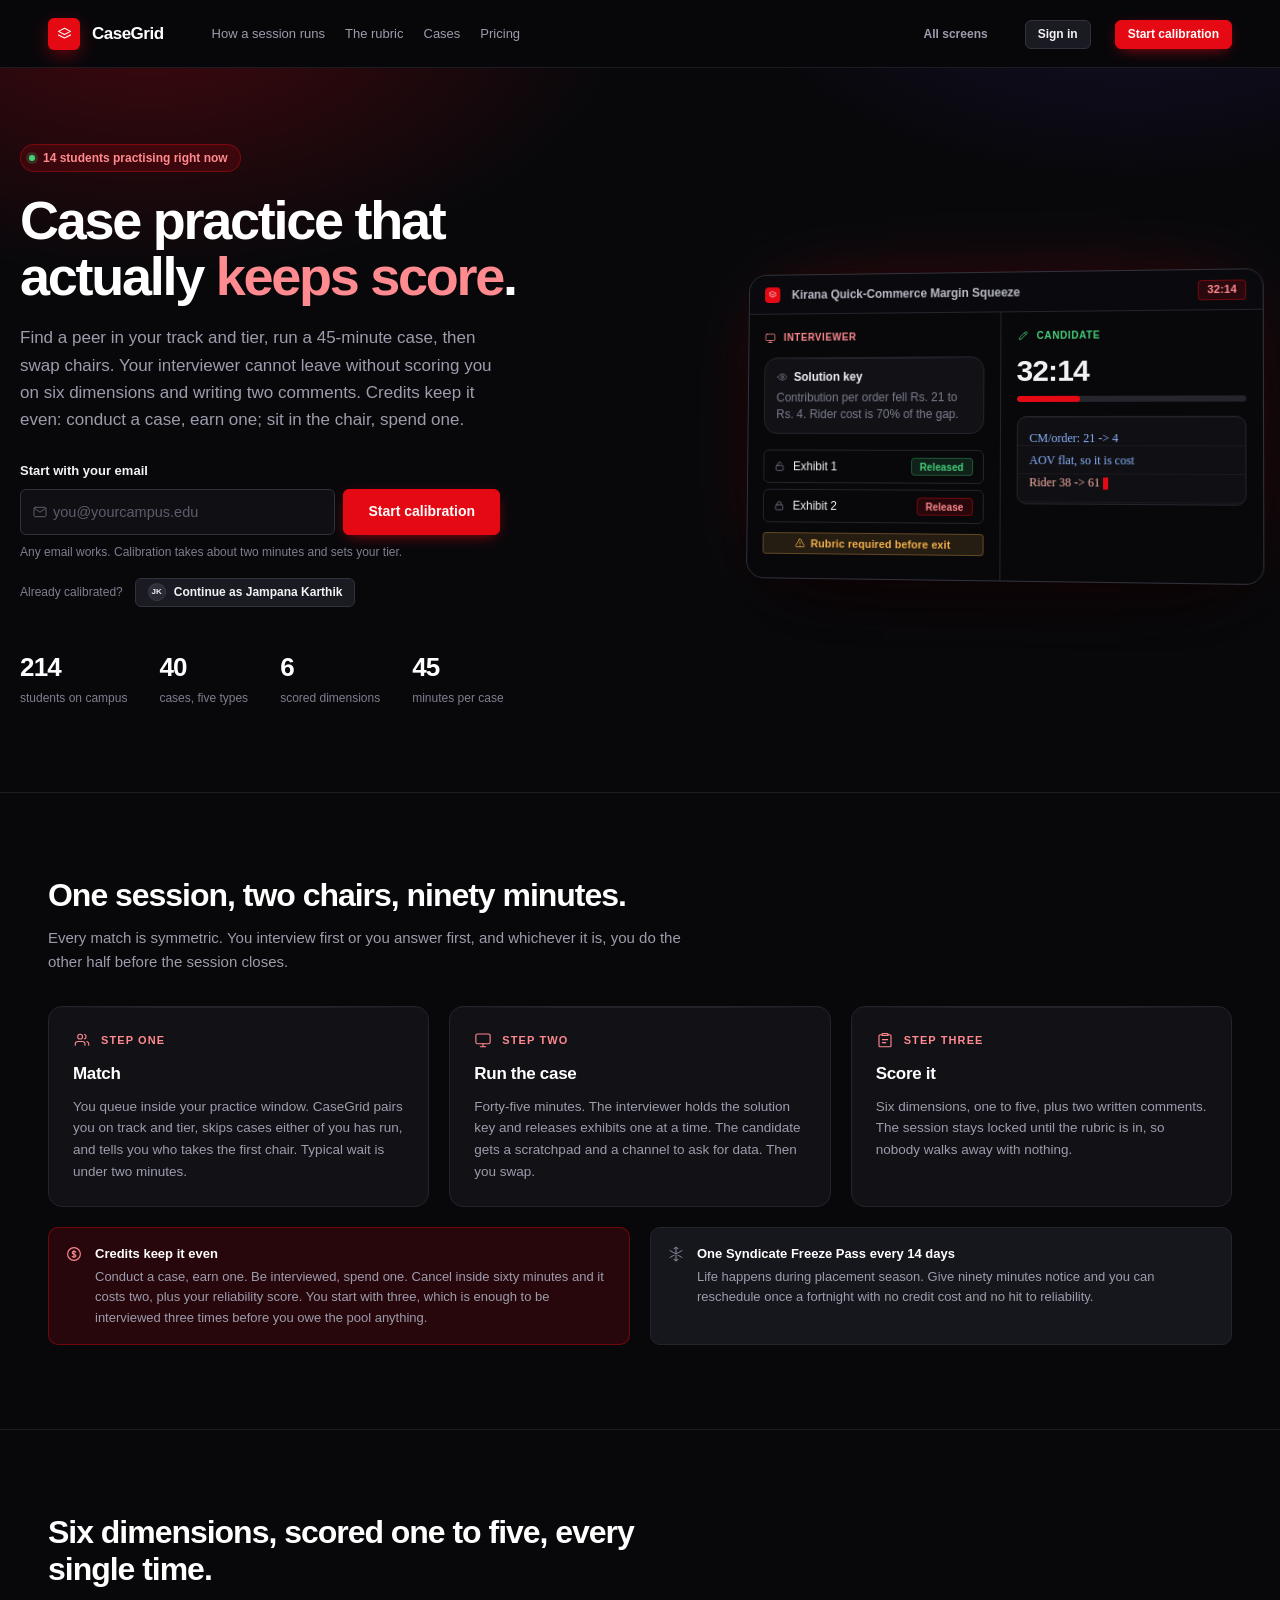
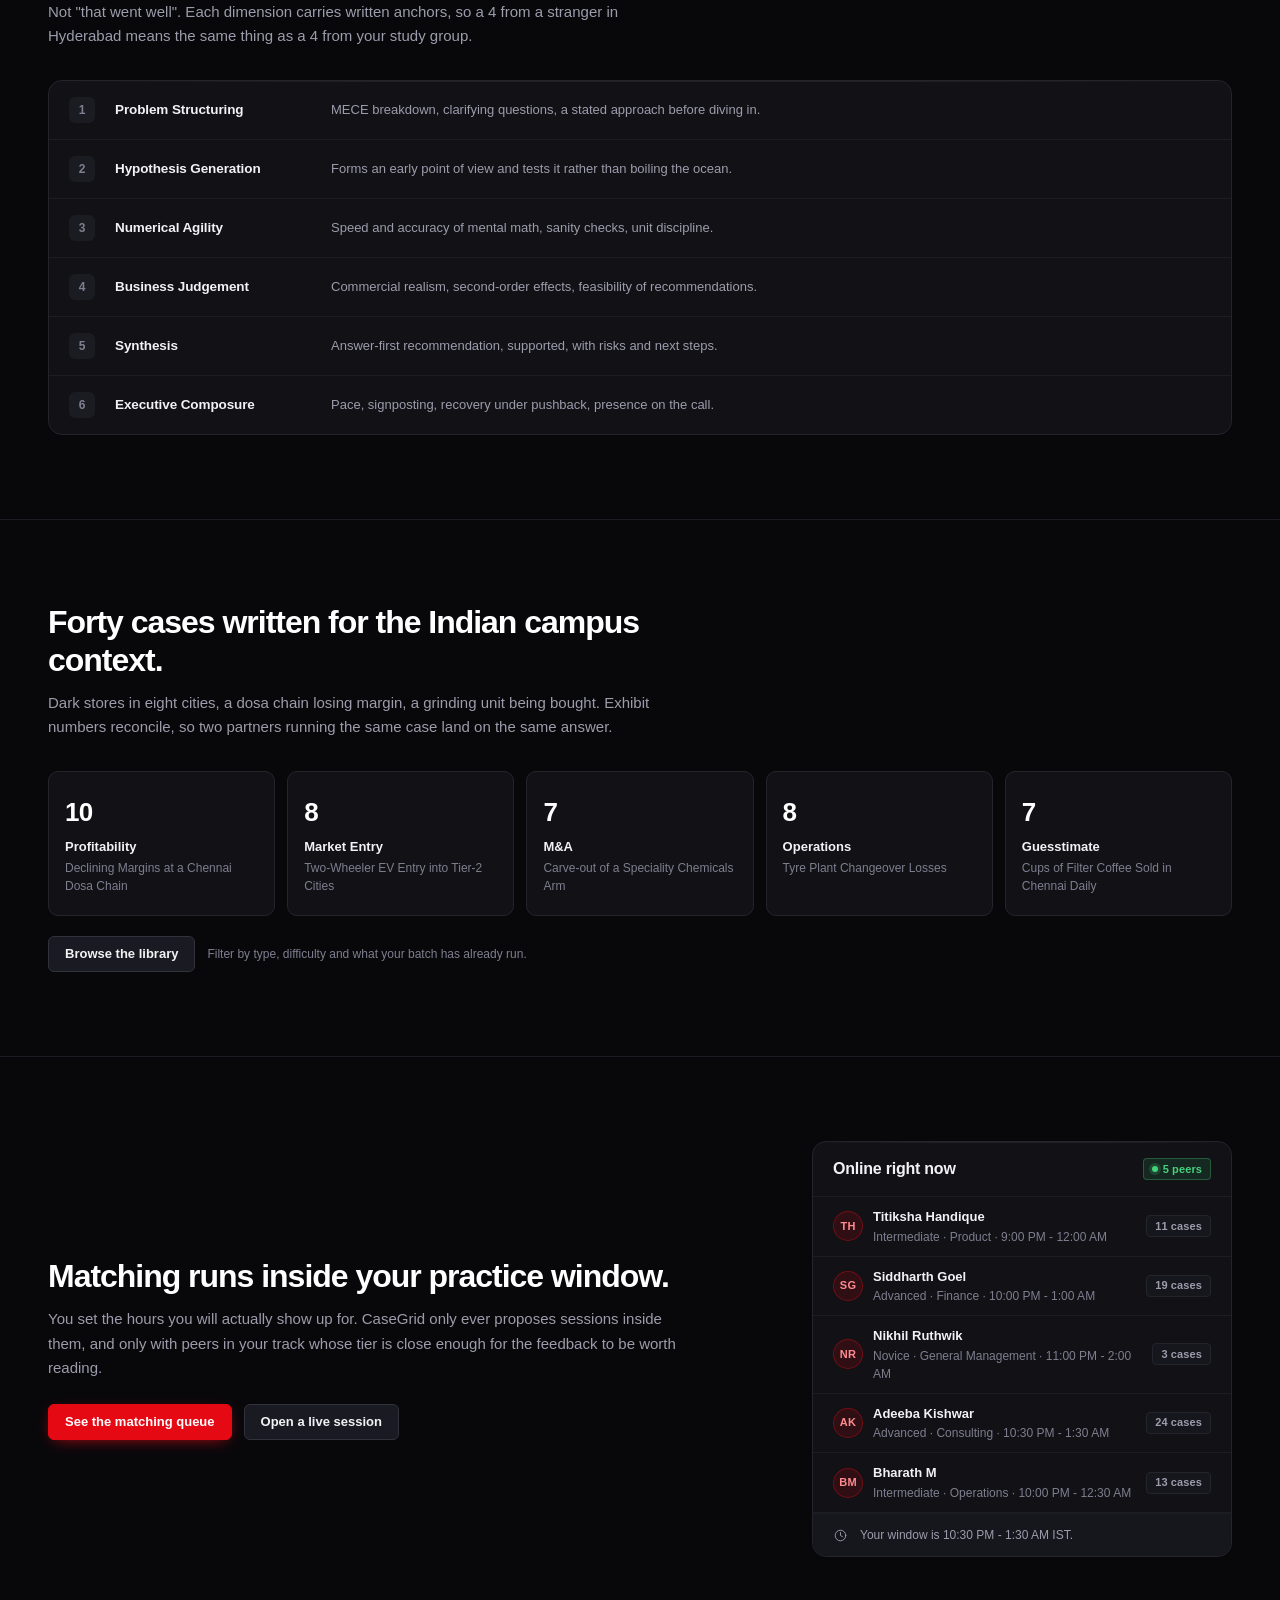
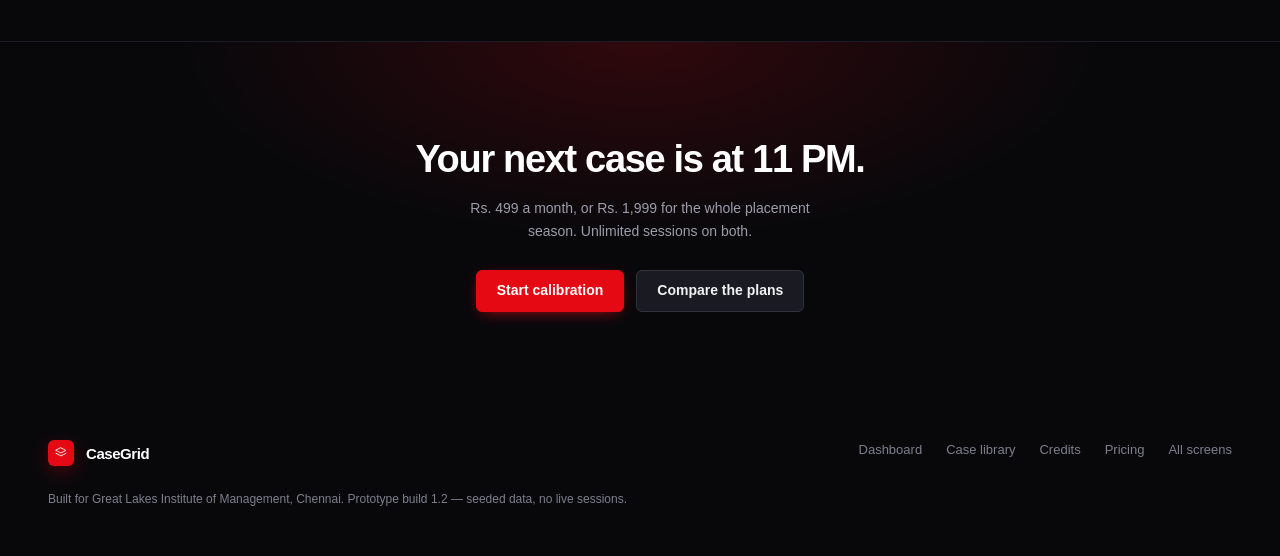
<file: index.html>
<!DOCTYPE html>
<html lang="en">
<head>
<meta charset="utf-8">
<title>CaseGrid - peer case practice for MBA students</title>
<link rel="stylesheet" href="styles.css">
<style>
  .site { max-width: 1240px; margin: 0 auto; padding: 0 var(--s7); }

  .sitebar {
    position: sticky; top: 0; z-index: 40; height: 68px;
    background: rgba(8, 8, 11, .78); backdrop-filter: saturate(160%) blur(14px);
    border-bottom: 1px solid var(--border-subtle);
  }
  .sitebar__inner { height: 68px; display: flex; align-items: center; gap: var(--s6); }
  .sitebar__links { display: flex; gap: var(--s5); margin-left: var(--s6); }
  .sitebar__links a { font-size: 13px; font-weight: 520; color: var(--text-muted); transition: color .14s ease; }
  .sitebar__links a:hover { color: var(--n-950); }

  .brand { display: flex; align-items: center; gap: var(--s3); }
  .brand__mark {
    width: 32px; height: 32px; border-radius: var(--r-sm); background: var(--accent);
    display: grid; place-items: center; color: #fff;
    box-shadow: 0 6px 22px -6px rgba(229, 9, 20, .95);
  }
  .brand__name { font-size: 17px; font-weight: 700; letter-spacing: -.03em; color: var(--n-950); }

  /* ---- hero ---- */
  .hero {
    position: relative; overflow: hidden;
    border-bottom: 1px solid var(--border-subtle);
  }
  .hero::before {
    content: ""; position: absolute; inset: -20% -10% auto -10%; height: 760px;
    background:
      radial-gradient(760px 420px at 18% 12%, rgba(229, 9, 20, .26), transparent 62%),
      radial-gradient(680px 380px at 82% 4%, rgba(96, 60, 220, .16), transparent 60%);
    pointer-events: none;
  }
  .hero__grid {
    position: relative;
    display: grid; grid-template-columns: minmax(0, 1fr) 520px;
    gap: var(--s16); align-items: center;
    padding: 76px 0 84px;
  }
  .eyebrow {
    display: inline-flex; align-items: center; gap: var(--s2);
    height: 28px; padding: 0 var(--s3) 0 var(--s2);
    border-radius: var(--r-full); border: 1px solid var(--accent-border);
    background: var(--accent-soft); color: var(--accent-text);
    font-size: 12px; font-weight: 620;
  }
  .hero h1 {
    font-size: 54px; line-height: 1.04; font-weight: 720; letter-spacing: -.042em;
    margin-top: var(--s5); color: #fff;
  }
  .hero h1 em { font-style: normal; color: var(--accent-text); }
  .hero__sub { font-size: 17px; line-height: 1.6; color: var(--text-muted); margin-top: var(--s5); max-width: 52ch; }

  .signin { margin-top: var(--s7); max-width: 480px; }
  .signin__row { display: flex; gap: var(--s2); }
  .signin__row .input { height: 46px; font-size: 14.5px; }
  .signin__row .btn { height: 46px; padding: 0 var(--s6); font-size: 14px; flex: none; }
  .signin__alt { display: flex; align-items: center; gap: var(--s3); margin-top: var(--s4); }

  .proof { display: flex; gap: var(--s8); margin-top: var(--s10); flex-wrap: wrap; }
  .proof__n { font-size: 26px; font-weight: 700; letter-spacing: -.03em; color: #fff; font-variant-numeric: tabular-nums; }
  .proof__k { font-size: 12px; color: var(--text-subtle); margin-top: 2px; }

  /* ---- hero device ---- */
  .device {
    border: 1px solid var(--border-strong); border-radius: var(--r-xl);
    background: var(--surface); overflow: hidden;
    box-shadow: var(--sh-xl), 0 0 90px -40px rgba(229, 9, 20, .55);
    transform: perspective(1400px) rotateY(-7deg) rotateX(2deg);
  }
  .device__bar {
    height: 40px; background: #0a0a0e; border-bottom: 1px solid var(--border);
    display: flex; align-items: center; gap: var(--s3); padding: 0 var(--s4);
  }
  .device__split { display: grid; grid-template-columns: 1fr 1px 1fr; background: var(--border); }
  .device__pane { background: var(--bg); padding: var(--s4); min-height: 268px; }

  /* ---- sections ---- */
  .section { padding: 84px 0; border-bottom: 1px solid var(--border-subtle); }
  .section__head { max-width: 640px; margin-bottom: var(--s8); }
  .section__head h2 { font-size: 32px; font-weight: 700; letter-spacing: -.032em; line-height: 1.16; color: #fff; }
  .section__head p { font-size: 15px; color: var(--text-muted); margin-top: var(--s3); line-height: 1.62; }

  .step-card { padding: var(--s6); position: relative; }
  .step-card__n {
    font-size: 11px; font-weight: 700; letter-spacing: .1em;
    color: var(--accent-text); text-transform: uppercase;
  }
  .step-card h3 { font-size: 17px; font-weight: 640; letter-spacing: -.018em; margin-top: var(--s3); color: #fff; }
  .step-card p { font-size: 13.5px; color: var(--text-muted); margin-top: var(--s2); line-height: 1.6; }

  .dim-row {
    display: grid; grid-template-columns: 30px 200px 1fr; gap: var(--s4);
    align-items: center; padding: var(--s4) var(--s5);
    border-bottom: 1px solid var(--border-subtle);
    transition: background .14s ease;
  }
  .dim-row:last-child { border-bottom: 0; }
  .dim-row:hover { background: var(--surface-alt); }
  .dim-row__n {
    width: 26px; height: 26px; border-radius: var(--r-sm);
    background: var(--n-150); color: var(--text-subtle);
    display: grid; place-items: center; font-size: 12px; font-weight: 680;
  }

  .rail { display: grid; grid-template-columns: repeat(5, 1fr); gap: var(--s3); }
  .rail__tile {
    border: 1px solid var(--border); border-radius: var(--r-md); background: var(--surface);
    padding: var(--s5) var(--s4); text-align: left;
    transition: transform .16s cubic-bezier(.4,0,.2,1), border-color .16s ease, background .16s ease;
  }
  .rail__tile:hover { transform: translateY(-3px); border-color: var(--accent-border); background: var(--surface-hi); }
  .rail__n { font-size: 26px; font-weight: 700; letter-spacing: -.03em; color: #fff; font-variant-numeric: tabular-nums; }

  .cta {
    text-align: center; padding: 96px 0;
    background: radial-gradient(700px 300px at 50% 0%, rgba(229, 9, 20, .18), transparent 65%);
  }
  .cta h2 { font-size: 38px; font-weight: 720; letter-spacing: -.035em; color: #fff; line-height: 1.12; }

  .foot { padding: var(--s8) 0 var(--s12); }
  .foot__links { display: flex; gap: var(--s6); flex-wrap: wrap; }
  .foot__links a { font-size: 13px; color: var(--text-subtle); }
  .foot__links a:hover { color: var(--n-900); }
</style>
</head>
<body>

<!-- ======================= top bar ======================= -->
<header class="sitebar">
  <div class="site sitebar__inner">
    <a class="brand" href="index.html">
      <span class="brand__mark" id="brand-mark"></span>
      <span class="brand__name">CaseGrid</span>
    </a>
    <nav class="sitebar__links" aria-label="Sections">
      <a href="#how">How a session runs</a>
      <a href="#rubric">The rubric</a>
      <a href="#cases">Cases</a>
      <a href="screens/11-pricing.html">Pricing</a>
    </nav>
    <div class="spacer"></div>
    <a class="btn btn--ghost btn--sm" href="allScreens.html">All screens</a>
    <a class="btn btn--sm" href="screens/02-dashboard.html">Sign in</a>
    <a class="btn btn--primary btn--sm" href="screens/01-onboarding.html">Start calibration</a>
  </div>
</header>

<!-- ======================= hero ======================= -->
<section class="hero">
  <div class="site hero__grid">
    <div>
      <span class="eyebrow"><span class="dot dot--live"></span> <span id="live-count"></span></span>

      <h1>Case practice that<br>actually <em>keeps score</em>.</h1>

      <p class="hero__sub">
        Find a peer in your track and tier, run a 45-minute case, then swap chairs. Your interviewer
        cannot leave without scoring you on six dimensions and writing two comments. Credits keep it
        even: conduct a case, earn one; sit in the chair, spend one.
      </p>

      <form class="signin" id="signin-form" novalidate>
        <label class="field__label" for="email" style="display:block;margin-bottom:8px">Start with your email</label>
        <div class="signin__row">
          <div class="input-affix" style="flex:1">
            <span id="mail-icon"></span>
            <input class="input" id="email" type="email" placeholder="you@yourcampus.edu" autocomplete="email" aria-describedby="email-msg">
          </div>
          <button class="btn btn--primary" type="submit" id="start-btn">Start calibration</button>
        </div>
        <div class="field__hint" id="email-msg" style="margin-top:8px">
          Any email works. Calibration takes about two minutes and sets your tier.
        </div>
        <div class="signin__alt">
          <span class="t-xs subtle">Already calibrated?</span>
          <a class="btn btn--sm" href="screens/02-dashboard.html" id="resume-btn">
            <span class="avatar" style="width:18px;height:18px;font-size:8px">JK</span>
            Continue as Jampana Karthik
          </a>
        </div>
      </form>

      <div class="proof" id="proof"></div>
    </div>

    <!-- live session preview -->
    <div class="device" aria-hidden="true">
      <div class="device__bar">
        <span style="width:16px;height:16px;border-radius:4px;background:var(--accent);display:grid;place-items:center" id="dev-mark"></span>
        <span class="t-xs" style="color:var(--n-700);font-weight:620">Kirana Quick-Commerce Margin Squeeze</span>
        <div class="spacer"></div>
        <span class="badge badge--accent" style="height:20px">32:14</span>
      </div>
      <div class="device__split">
        <div class="device__pane" id="dev-left"></div>
        <div></div>
        <div class="device__pane" id="dev-right"></div>
      </div>
    </div>
  </div>
</section>

<!-- ======================= how it runs ======================= -->
<section class="section" id="how">
  <div class="site">
    <div class="section__head">
      <h2>One session, two chairs, ninety minutes.</h2>
      <p>Every match is symmetric. You interview first or you answer first, and whichever it is, you do the other half before the session closes.</p>
    </div>
    <div class="grid grid--3" id="steps"></div>

    <div class="grid grid--2" style="margin-top:20px;gap:20px">
      <div class="callout callout--accent" id="credit-callout"></div>
      <div class="callout" id="freeze-callout"></div>
    </div>
  </div>
</section>

<!-- ======================= rubric ======================= -->
<section class="section" id="rubric">
  <div class="site">
    <div class="section__head">
      <h2>Six dimensions, scored one to five, every single time.</h2>
      <p>Not "that went well". Each dimension carries written anchors, so a 4 from a stranger in Hyderabad means the same thing as a 4 from your study group.</p>
    </div>
    <div class="card"><div class="card__body card__body--flush" id="dims"></div></div>
  </div>
</section>

<!-- ======================= cases ======================= -->
<section class="section" id="cases">
  <div class="site">
    <div class="section__head">
      <h2>Forty cases written for the Indian campus context.</h2>
      <p>Dark stores in eight cities, a dosa chain losing margin, a grinding unit being bought. Exhibit numbers reconcile, so two partners running the same case land on the same answer.</p>
    </div>
    <div class="rail" id="rail"></div>
    <div class="row" style="margin-top:20px;gap:12px">
      <a class="btn" href="screens/10-case-library.html">Browse the library</a>
      <span class="t-xs subtle">Filter by type, difficulty and what your batch has already run.</span>
    </div>
  </div>
</section>

<!-- ======================= tonight ======================= -->
<section class="section">
  <div class="site">
    <div class="grid" style="grid-template-columns:minmax(0,1fr) 420px;gap:48px;align-items:center">
      <div>
        <div class="section__head" style="margin-bottom:var(--s6)">
          <h2>Matching runs inside your practice window.</h2>
          <p>You set the hours you will actually show up for. CaseGrid only ever proposes sessions inside them, and only with peers in your track whose tier is close enough for the feedback to be worth reading.</p>
        </div>
        <div class="row" style="gap:12px">
          <a class="btn btn--primary" href="screens/03-matching-queue.html">See the matching queue</a>
          <a class="btn" href="screens/06-split-view.html">Open a live session</a>
        </div>
      </div>
      <div class="card">
        <div class="card__head">
          <h3 class="t-h2">Online right now</h3>
          <span class="badge badge--ok"><span class="dot dot--live"></span><span id="online-n"></span></span>
        </div>
        <div class="card__body card__body--flush" id="peers"></div>
        <div class="card__foot" id="peers-foot"></div>
      </div>
    </div>
  </div>
</section>

<!-- ======================= cta ======================= -->
<section class="cta">
  <div class="site">
    <h2>Your next case is at 11 PM.</h2>
    <p class="t-body muted" style="max-width:48ch;margin:16px auto 0">
      Rs. 499 a month, or Rs. 1,999 for the whole placement season. Unlimited sessions on both.
    </p>
    <div class="row" style="justify-content:center;gap:12px;margin-top:28px">
      <a class="btn btn--primary btn--lg" href="screens/01-onboarding.html">Start calibration</a>
      <a class="btn btn--lg" href="screens/11-pricing.html">Compare the plans</a>
    </div>
  </div>
</section>

<footer class="foot">
  <div class="site row" style="align-items:flex-start;gap:32px">
    <div class="brand">
      <span class="brand__mark" id="foot-mark" style="width:26px;height:26px"></span>
      <span class="brand__name" style="font-size:15px">CaseGrid</span>
    </div>
    <div class="spacer"></div>
    <nav class="foot__links" aria-label="Footer">
      <a href="screens/02-dashboard.html">Dashboard</a>
      <a href="screens/10-case-library.html">Case library</a>
      <a href="screens/09-credit-ledger.html">Credits</a>
      <a href="screens/11-pricing.html">Pricing</a>
      <a href="allScreens.html">All screens</a>
    </nav>
  </div>
  <div class="site" style="margin-top:24px">
    <p class="t-xs subtle">Built for Great Lakes Institute of Management, Chennai. Prototype build 1.2 &mdash; seeded data, no live sessions.</p>
  </div>
</footer>

<script src="data.js"></script>
<script src="app.js"></script>
<script>
(function () {
  'use strict';
  var icon = CaseGrid.icon, D = CaseGrid.data;

  document.getElementById('brand-mark').innerHTML = icon('layers', 17);
  document.getElementById('foot-mark').innerHTML = icon('layers', 14);
  document.getElementById('dev-mark').innerHTML = icon('layers', 10);
  document.getElementById('mail-icon').innerHTML = icon('mail', 16);

  var onlinePeers = D.peers.filter(function (p) { return p.online; });

  document.getElementById('live-count').textContent =
    D.queue.onlineInTier + ' students practising right now';

  /* ---------- hero proof points, all from the seed ---------- */
  document.getElementById('proof').innerHTML =
    proof('214', 'students on campus') +
    proof(D.cases.length, 'cases, five types') +
    proof(D.rubric.length, 'scored dimensions') +
    proof('45', 'minutes per case');

  function proof(n, k) {
    return '<div><div class="proof__n">' + n + '</div><div class="proof__k">' + k + '</div></div>';
  }

  /* ---------- hero device: a miniature of the split view ---------- */
  document.getElementById('dev-left').innerHTML =
    '<div class="row" style="gap:6px;margin-bottom:12px">' +
    '<span class="pane__role pane__role--int" style="font-size:10px">' + icon('monitor', 12) + 'Interviewer</span></div>' +
    mini('Solution key', 'Contribution per order fell Rs. 21 to Rs. 4. Rider cost is 70% of the gap.', true) +
    '<div style="height:10px"></div>' +
    miniRow('Exhibit 1', 'Released', 'ok') +
    miniRow('Exhibit 2', 'Release', 'accent') +
    '<div style="height:10px"></div>' +
    '<div class="badge badge--warn" style="width:100%;justify-content:center">' + icon('alert', 12) + 'Rubric required before exit</div>';

  document.getElementById('dev-right').innerHTML =
    '<div class="row" style="gap:6px;margin-bottom:12px">' +
    '<span class="pane__role pane__role--cand" style="font-size:10px">' + icon('pen', 12) + 'Candidate</span></div>' +
    '<div class="tnum" style="font-size:30px;font-weight:700;letter-spacing:-.03em;line-height:1">32:14</div>' +
    '<div class="bar" style="margin-top:10px"><div class="bar__fill" style="width:28%"></div></div>' +
    '<div style="height:14px"></div>' +
    '<div class="scratchpad" style="min-height:0;padding:10px 12px">' +
    '<div class="scratchpad__note" style="font-size:12px;line-height:22px">CM/order: 21 -&gt; 4</div>' +
    '<div class="scratchpad__note" style="font-size:12px;line-height:22px">AOV flat, so it is cost</div>' +
    '<div class="scratchpad__note scratchpad__note--ink2" style="font-size:12px;line-height:22px">Rider 38 -&gt; 61 <span class="scratchpad__caret" style="height:12px;width:5px"></span></div>' +
    '</div>';

  function mini(title, body, locked) {
    return '<div class="card" style="padding:10px 12px">' +
      '<div class="row" style="gap:6px"><span style="color:var(--text-subtle)">' + icon(locked ? 'eye' : 'book', 12) + '</span>' +
      '<span class="t-xs" style="font-weight:640">' + title + '</span></div>' +
      '<p class="t-xs subtle" style="margin-top:4px;line-height:1.45">' + body + '</p></div>';
  }
  function miniRow(name, action, tone) {
    return '<div class="row" style="gap:8px;padding:7px 10px;border:1px solid var(--border);border-radius:var(--r-sm);margin-top:6px">' +
      '<span style="color:var(--text-subtle)">' + icon(tone === 'ok' ? 'unlock' : 'lock', 12) + '</span>' +
      '<span class="t-xs">' + name + '</span><span class="spacer"></span>' +
      '<span class="badge badge--' + tone + '" style="height:18px;font-size:10px">' + action + '</span></div>';
  }

  /* ---------- how a session runs ---------- */
  document.getElementById('steps').innerHTML =
    step('Step one', 'Match', 'You queue inside your practice window. CaseGrid pairs you on track and tier, skips cases either of you has run, and tells you who takes the first chair. Typical wait is under two minutes.', 'users') +
    step('Step two', 'Run the case', 'Forty-five minutes. The interviewer holds the solution key and releases exhibits one at a time. The candidate gets a scratchpad and a channel to ask for data. Then you swap.', 'monitor') +
    step('Step three', 'Score it', 'Six dimensions, one to five, plus two written comments. The session stays locked until the rubric is in, so nobody walks away with nothing.', 'clipboard');

  function step(n, title, body, ic) {
    return '<div class="card step-card">' +
      '<div class="row" style="gap:10px"><span style="color:var(--accent-text)">' + icon(ic, 18) + '</span>' +
      '<span class="step-card__n">' + n + '</span></div>' +
      '<h3>' + title + '</h3><p>' + body + '</p></div>';
  }

  document.getElementById('credit-callout').innerHTML = icon('coin', 18) +
    '<div><strong>Credits keep it even</strong><span class="muted">' +
    'Conduct a case, earn one. Be interviewed, spend one. Cancel inside sixty minutes and it costs two, plus your reliability score. ' +
    'You start with three, which is enough to be interviewed three times before you owe the pool anything.</span></div>';

  document.getElementById('freeze-callout').innerHTML = icon('snowflake', 18) +
    '<div><strong>One Syndicate Freeze Pass every 14 days</strong><span class="muted">' +
    'Life happens during placement season. Give ninety minutes notice and you can reschedule once a fortnight with no credit cost and no hit to reliability.</span></div>';

  /* ---------- the rubric ---------- */
  var dims = '';
  for (var i = 0; i < D.rubric.length; i++) {
    var d = D.rubric[i];
    dims += '<div class="dim-row">' +
      '<span class="dim-row__n">' + (i + 1) + '</span>' +
      '<span class="t-h3">' + d.label + '</span>' +
      '<span class="t-sm muted">' + d.blurb + '</span>' +
      '</div>';
  }
  document.getElementById('dims').innerHTML = dims;

  /* ---------- case type rail ---------- */
  var rail = '';
  for (var t = 0; t < D.caseTypes.length; t++) {
    var type = D.caseTypes[t];
    var n = D.cases.filter(function (c) { return c.type === type; }).length;
    rail += '<a class="rail__tile" href="screens/10-case-library.html">' +
      '<div class="rail__n">' + n + '</div>' +
      '<div class="t-sm" style="font-weight:600;margin-top:4px">' + type + '</div>' +
      '<div class="t-xs subtle" style="margin-top:2px">' + exampleFor(type) + '</div></a>';
  }
  document.getElementById('rail').innerHTML = rail;

  function exampleFor(type) {
    var match = D.cases.filter(function (c) { return c.type === type; })[0];
    return match ? match.title : '';
  }

  /* ---------- online now ---------- */
  document.getElementById('online-n').textContent = onlinePeers.length + ' peers';
  var list = '';
  for (var p = 0; p < onlinePeers.length; p++) {
    var peer = onlinePeers[p];
    list += '<div class="row" style="gap:10px;padding:10px 20px;border-bottom:1px solid var(--border-subtle)">' +
      '<span class="avatar avatar--soft">' + peer.initials + '</span>' +
      '<div style="min-width:0;flex:1">' +
      '<div class="t-sm" style="font-weight:570">' + peer.name + '</div>' +
      '<div class="t-xs subtle">' + peer.tier + ' &middot; ' + peer.track + ' &middot; ' + peer.window + '</div></div>' +
      '<span class="badge">' + peer.casesDone + ' cases</span></div>';
  }
  document.getElementById('peers').innerHTML = list;
  document.getElementById('peers-foot').innerHTML =
    icon('clock', 15) + '<span>Your window is ' + D.user.practiceWindow.label + ' IST.</span>';

  /* ---------- sign in - any email, no domain rules ---------- */
  var form = document.getElementById('signin-form');
  var email = document.getElementById('email');
  var msg = document.getElementById('email-msg');
  var btn = document.getElementById('start-btn');

  form.addEventListener('submit', function (e) {
    e.preventDefault();
    var value = email.value.trim();

    if (!/^[^\s@]+@[^\s@]+\.[^\s@]{2,}$/.test(value)) {
      email.classList.add('input--invalid');
      msg.innerHTML = '<span style="color:var(--danger);display:inline-flex;gap:6px;align-items:center">' +
        icon('alert', 13) + 'Enter an email address so we can send your calibration link.</span>';
      email.focus();
      return;
    }

    email.classList.remove('input--invalid');
    msg.textContent = 'Setting up your account.';
    btn.disabled = true;
    btn.innerHTML = '<span class="spinner spinner--invert"></span>Starting';

    FakeAPI.defer(function () {
      window.location.href = 'screens/01-onboarding.html?email=' + encodeURIComponent(value);
    }, 700);
  });

  email.addEventListener('input', function () {
    if (this.classList.contains('input--invalid')) {
      this.classList.remove('input--invalid');
      msg.textContent = 'Any email works. Calibration takes about two minutes and sets your tier.';
    }
  });
})();
</script>
</body>
</html>
</file>
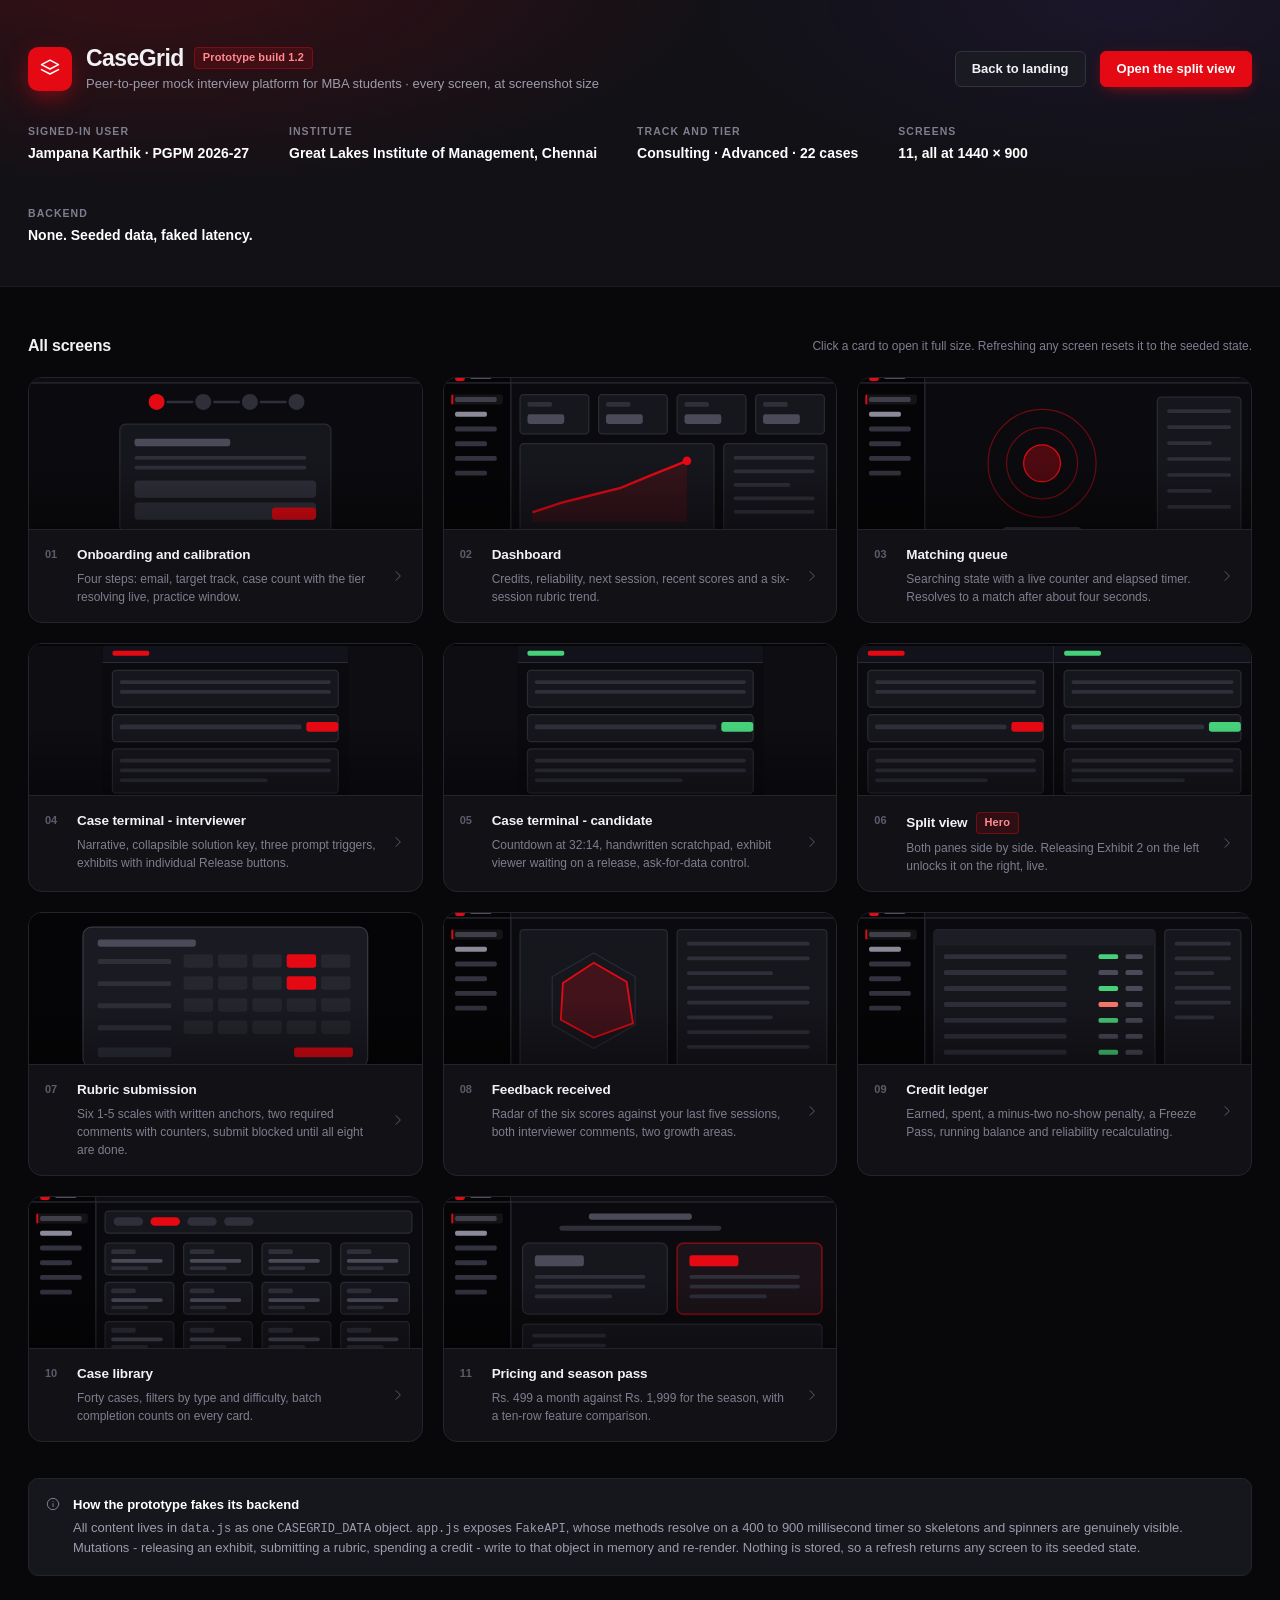
<file: allScreens.html>
<!DOCTYPE html>
<html lang="en">
<head>
<meta charset="utf-8">
<title>All screens - CaseGrid</title>
<link rel="stylesheet" href="styles.css">
<style>
  .hero {
    border-bottom: 1px solid var(--border-subtle);
    background:
      radial-gradient(900px 340px at 12% -10%, rgba(229, 9, 20, .18), transparent 65%),
      radial-gradient(700px 300px at 88% 0%, rgba(120, 60, 220, .10), transparent 60%),
      var(--surface);
  }
  .hero__inner { max-width: 1280px; margin: 0 auto; padding: 44px 28px 40px; }
  .mark-lg {
    width: 44px; height: 44px; border-radius: var(--r-md); background: var(--accent);
    display: grid; place-items: center; color: #fff;
    box-shadow: 0 8px 28px -8px rgba(229, 9, 20, .95);
  }
  .facts { display: flex; gap: 40px; margin-top: 28px; flex-wrap: wrap; }
  .fact__k { font-size: 10.5px; font-weight: 650; letter-spacing: .1em; text-transform: uppercase; color: var(--text-subtle); }
  .fact__v { font-size: 14px; font-weight: 620; margin-top: 4px; color: var(--n-950); }
</style>
</head>
<body>

<header class="hero">
  <div class="hero__inner">
    <div class="row" style="gap:14px">
      <span class="mark-lg" id="mark"></span>
      <div>
        <div class="row" style="gap:10px">
          <h1 class="t-h1">CaseGrid</h1>
          <span class="badge badge--accent">Prototype build 1.2</span>
        </div>
        <p class="t-sm muted" style="margin-top:2px">Peer-to-peer mock interview platform for MBA students &middot; every screen, at screenshot size</p>
      </div>
      <div class="spacer"></div>
      <a class="btn" href="index.html">Back to landing</a>
      <a class="btn btn--primary" href="screens/06-split-view.html" id="hero-cta">Open the split view</a>
    </div>

    <div class="facts">
      <div><div class="fact__k">Signed-in user</div><div class="fact__v">Jampana Karthik &middot; PGPM 2026-27</div></div>
      <div><div class="fact__k">Institute</div><div class="fact__v">Great Lakes Institute of Management, Chennai</div></div>
      <div><div class="fact__k">Track and tier</div><div class="fact__v">Consulting &middot; Advanced &middot; 22 cases</div></div>
      <div><div class="fact__k">Screens</div><div class="fact__v">11, all at 1440 &times; 900</div></div>
      <div><div class="fact__k">Backend</div><div class="fact__v">None. Seeded data, faked latency.</div></div>
    </div>
  </div>
</header>

<main class="gallery">
  <div class="row row--between" style="margin-bottom:20px">
    <h2 class="t-h2">All screens</h2>
    <span class="t-xs subtle">Click a card to open it full size. Refreshing any screen resets it to the seeded state.</span>
  </div>
  <div class="gallery__grid" id="grid"></div>

  <div class="callout" style="margin-top:36px" id="note"></div>
</main>

<script src="data.js"></script>
<script src="app.js"></script>
<script>
(function () {
  'use strict';
  var icon = CaseGrid.icon;
  document.getElementById('mark').innerHTML = icon('layers', 24);

  var SCREENS = [
    { n: '01', file: 'screens/01-onboarding.html', name: 'Onboarding and calibration',
      desc: 'Four steps: email, target track, case count with the tier resolving live, practice window.', thumb: 'onboard' },
    { n: '02', file: 'screens/02-dashboard.html', name: 'Dashboard',
      desc: 'Credits, reliability, next session, recent scores and a six-session rubric trend.', thumb: 'dashboard' },
    { n: '03', file: 'screens/03-matching-queue.html', name: 'Matching queue',
      desc: 'Searching state with a live counter and elapsed timer. Resolves to a match after about four seconds.', thumb: 'queue' },
    { n: '04', file: 'screens/04-case-terminal-interviewer.html', name: 'Case terminal - interviewer',
      desc: 'Narrative, collapsible solution key, three prompt triggers, exhibits with individual Release buttons.', thumb: 'interviewer' },
    { n: '05', file: 'screens/05-case-terminal-candidate.html', name: 'Case terminal - candidate',
      desc: 'Countdown at 32:14, handwritten scratchpad, exhibit viewer waiting on a release, ask-for-data control.', thumb: 'candidate' },
    { n: '06', file: 'screens/06-split-view.html', name: 'Split view',
      desc: 'Both panes side by side. Releasing Exhibit 2 on the left unlocks it on the right, live.', thumb: 'split', hero: true },
    { n: '07', file: 'screens/07-rubric-submission.html', name: 'Rubric submission',
      desc: 'Six 1-5 scales with written anchors, two required comments with counters, submit blocked until all eight are done.', thumb: 'rubric' },
    { n: '08', file: 'screens/08-feedback-received.html', name: 'Feedback received',
      desc: 'Radar of the six scores against your last five sessions, both interviewer comments, two growth areas.', thumb: 'feedback' },
    { n: '09', file: 'screens/09-credit-ledger.html', name: 'Credit ledger',
      desc: 'Earned, spent, a minus-two no-show penalty, a Freeze Pass, running balance and reliability recalculating.', thumb: 'ledger' },
    { n: '10', file: 'screens/10-case-library.html', name: 'Case library',
      desc: 'Forty cases, filters by type and difficulty, batch completion counts on every card.', thumb: 'library' },
    { n: '11', file: 'screens/11-pricing.html', name: 'Pricing and season pass',
      desc: 'Rs. 499 a month against Rs. 1,999 for the season, with a ten-row feature comparison.', thumb: 'pricing' }
  ];

  /* Wireframe thumbnails, drawn rather than screenshotted so they never go stale. */
  var W = 320, H = 152;
  var C = {
    page: '#0b0b0f', card: '#16161d', line: '#2a2a34',
    block: '#4a4a58', soft: '#2f2f3a', chrome: '#050507',
    accent: '#e50914', accentSoft: 'rgba(229,9,20,.45)', ok: '#46d07a', danger: '#ff7a6b'
  };

  function r(x, y, w, h, fill, rx) {
    return '<rect x="' + x + '" y="' + y + '" width="' + w + '" height="' + h + '" rx="' + (rx == null ? 2 : rx) + '" fill="' + fill + '"/>';
  }
  function box(x, y, w, h, rx) {
    return '<rect x="' + x + '" y="' + y + '" width="' + w + '" height="' + h + '" rx="' + (rx == null ? 3 : rx) + '" fill="' + C.card + '" stroke="' + C.line + '"/>';
  }
  function lines(x, y, w, n, gap, fill) {
    var s = '';
    for (var i = 0; i < n; i++) { s += r(x, y + i * gap, w * (i % 3 === 2 ? .7 : 1), 3, fill || C.soft, 1.5); }
    return s;
  }
  function shell(inner, opts) {
    opts = opts || {};
    var s = r(0, 0, W, H, C.page, 0);
    if (opts.sidebar !== false) {
      s += r(0, 0, 54, H, C.chrome, 0) + r(54, 0, 1, H, C.line, 0);
      s += r(9, 9, 8, 8, C.accent, 2) + r(21, 11, 18, 4, '#6a6a7a', 1.5);
      for (var i = 0; i < 6; i++) { s += r(9, 30 + i * 12, 34 - (i % 2) * 8, 4, i === 1 ? '#8a8a99' : '#33333f', 1.5); }
      s += r(6, 28, 42, 8, 'rgba(255,255,255,.06)', 2) + r(6, 28, 1.5, 8, C.accent, 1);
    }
    if (opts.topbar !== false) {
      s += r(55, 0, W, 18, '#0d0d12', 0) + r(0, 18, W, 1, C.line, 0);
      s += r(64, 7, 34, 4, C.soft, 1.5);
      s += r(238, 6, 30, 7, C.soft, 3) + r(272, 6, 30, 7, C.soft, 3) + '<circle cx="311" cy="9.5" r="5" fill="#33333f"/>';
    }
    return '<svg viewBox="0 0 ' + W + ' ' + H + '" preserveAspectRatio="xMidYMid slice">' + s + inner + '</svg>';
  }

  var THUMBS = {
    onboard: function () {
      var s = r(0, 0, W, H, C.page, 0) + r(0, 0, W, 18, '#0d0d12', 0) + r(0, 18, W, 1, C.line, 0) + r(12, 7, 30, 4, C.soft, 1.5);
      for (var i = 0; i < 4; i++) {
        s += '<circle cx="' + (104 + i * 38) + '" cy="34" r="6.5" fill="' + (i === 0 ? C.accent : C.soft) + '"/>';
        if (i < 3) { s += r(112 + i * 38, 33, 22, 2, C.soft, 1); }
      }
      s += box(74, 52, 172, 88, 5);
      s += r(86, 64, 78, 6, C.block, 2) + lines(86, 78, 140, 2, 8);
      s += r(86, 98, 148, 14, C.soft, 3) + r(86, 116, 148, 14, C.soft, 3);
      s += r(198, 120, 36, 10, C.accent, 3);
      return '<svg viewBox="0 0 ' + W + ' ' + H + '" preserveAspectRatio="xMidYMid slice">' + s + '</svg>';
    },
    dashboard: function () {
      var s = '', i;
      for (i = 0; i < 4; i++) {
        s += box(62 + i * 64, 28, 56, 32) + r(68 + i * 64, 34, 20, 4, C.soft, 1.5) + r(68 + i * 64, 44, 30, 8, C.block, 2);
      }
      s += box(62, 68, 158, 74);
      s += '<polygon points="72,124 96,116 120,110 144,104 168,94 198,82 198,132 72,132" fill="' + C.accent + '" fill-opacity=".14"/>';
      s += '<polyline points="72,124 96,116 120,110 144,104 168,94 198,82" fill="none" stroke="' + C.accent + '" stroke-width="2"/>';
      s += '<circle cx="198" cy="82" r="3.5" fill="' + C.accent + '"/>';
      s += box(228, 68, 84, 74) + lines(236, 78, 66, 5, 11);
      return shell(s);
    },
    queue: function () {
      var s = '<circle cx="150" cy="84" r="44" fill="none" stroke="' + C.accentSoft + '"/>' +
        '<circle cx="150" cy="84" r="29" fill="none" stroke="' + C.accentSoft + '"/>' +
        '<circle cx="150" cy="84" r="15" fill="' + C.accent + '" fill-opacity=".30" stroke="' + C.accent + '"/>' +
        r(118, 136, 64, 8, C.soft, 3);
      s += box(244, 30, 68, 112) + lines(252, 40, 52, 7, 13);
      return shell(s);
    },
    interviewer: function () { return pane(1, 'left'); },
    candidate: function () { return pane(1, 'right'); },
    split: function () { return pane(2); },
    rubric: function () {
      var s = r(0, 0, W, H, C.page, 0) + r(0, 0, W, 14, C.chrome, 0);
      s += r(0, 14, W, H, 'rgba(0,0,0,.55)', 0);
      s += '<rect x="44" y="26" width="232" height="114" rx="7" fill="#1a1a22" stroke="#3a3a46"/>';
      s += r(56, 36, 80, 6, C.block, 2);
      for (var i = 0; i < 4; i++) {
        s += r(56, 52 + i * 18, 60, 4, C.soft, 1.5);
        for (var j = 0; j < 5; j++) {
          s += r(126 + j * 28, 48 + i * 18, 24, 11, j === 3 && i < 2 ? C.accent : '#26262e', 2);
        }
      }
      s += r(56, 124, 60, 8, C.soft, 2) + r(216, 124, 48, 8, C.accent, 2);
      return '<svg viewBox="0 0 ' + W + ' ' + H + '" preserveAspectRatio="xMidYMid slice">' + s + '</svg>';
    },
    feedback: function () {
      var s = box(62, 28, 120, 114);
      var cx = 122, cy = 86, pts = [], pts2 = [];
      for (var i = 0; i < 6; i++) {
        var a = (Math.PI * 2 * i) / 6 - Math.PI / 2;
        pts.push((cx + Math.cos(a) * 39).toFixed(1) + ',' + (cy + Math.sin(a) * 39).toFixed(1));
        var rr = [31, 31, 37, 30, 31, 29][i];
        pts2.push((cx + Math.cos(a) * rr).toFixed(1) + ',' + (cy + Math.sin(a) * rr).toFixed(1));
      }
      s += '<polygon points="' + pts.join(' ') + '" fill="none" stroke="' + C.line + '"/>';
      s += '<polygon points="' + pts2.join(' ') + '" fill="' + C.accent + '" fill-opacity=".22" stroke="' + C.accent + '" stroke-width="1.5"/>';
      s += box(190, 28, 122, 114) + lines(198, 38, 100, 8, 12);
      return shell(s);
    },
    ledger: function () {
      var s = box(62, 28, 180, 114) + r(62, 28, 180, 13, '#1d1d25', 3);
      for (var i = 0; i < 7; i++) {
        s += r(70, 48 + i * 13, 100, 4, C.soft, 1.5);
        s += r(196, 48 + i * 13, 16, 4, i === 3 ? C.danger : (i % 2 ? C.block : C.ok), 1.5);
        s += r(218, 48 + i * 13, 14, 4, C.block, 1.5);
      }
      s += box(250, 28, 62, 114) + lines(258, 38, 46, 6, 12);
      return shell(s);
    },
    library: function () {
      var s = box(62, 26, 250, 18);
      for (var i = 0; i < 4; i++) { s += r(69 + i * 30, 31, 24, 7, i === 1 ? C.accent : C.soft, 3.5); }
      for (var row = 0; row < 3; row++) {
        for (var col = 0; col < 4; col++) {
          var x = 62 + col * 64, y = 52 + row * 32;
          s += box(x, y, 56, 26);
          s += r(x + 5, y + 5, 20, 4, C.soft, 1.5) + r(x + 5, y + 13, 42, 3, C.block, 1.5) + r(x + 5, y + 19, 30, 3, C.soft, 1.5);
        }
      }
      return shell(s);
    },
    pricing: function () {
      var s = r(118, 28, 84, 5, C.block, 2) + r(94, 38, 132, 4, C.soft, 2);
      s += box(64, 52, 118, 58, 5);
      s += r(74, 62, 40, 9, C.block, 2) + lines(74, 78, 90, 3, 8);
      s += '<rect x="190" y="52" width="118" height="58" rx="5" fill="#1b1319" stroke="' + C.accentSoft + '" stroke-width="1.5"/>';
      s += r(200, 62, 40, 9, C.accent, 2) + lines(200, 78, 90, 3, 8);
      s += box(64, 118, 244, 26) + lines(72, 126, 60, 2, 8);
      return shell(s, { topbar: true });
    }
  };

  function pane(count, side) {
    var s = r(0, 0, W, H, C.page, 0) + r(0, 0, W, 16, C.chrome, 0);
    s += r(8, 6, 8, 5, C.accent, 1.5) + r(20, 6, 26, 4, '#5a5a68', 1.5) + r(248, 5, 36, 7, 'rgba(255,255,255,.12)', 2);
    function column(x, w, accent) {
      var o = r(x, 16, w, H, C.page, 0);
      o += r(x, 16, w, 13, '#12121a', 0) + r(x + 8, 20, 30, 4, accent, 1.5) + r(x, 29, w, 1, C.line, 0);
      o += box(x + 8, 36, w - 16, 30);
      o += lines(x + 14, 44, w - 28, 2, 8);
      o += box(x + 8, 72, w - 16, 22);
      o += r(x + 14, 80, w - 52, 4, C.soft, 1.5) + r(x + w - 34, 78, 26, 8, accent, 2);
      o += box(x + 8, 100, w - 16, 36);
      o += lines(x + 14, 108, w - 28, 3, 8);
      return o;
    }
    if (count === 2) {
      s += column(0, 159, C.accent) + r(159, 16, 1, H, C.line, 0) + column(160, 160, C.ok);
      s += r(0, 142, W, 10, C.chrome, 0);
    } else {
      var accent = side === 'left' ? C.accent : C.ok;
      s += r(0, 16, 60, H, '#0d0d12', 0) + r(260, 16, 60, H, '#0d0d12', 0) + column(60, 200, accent);
    }
    return '<svg viewBox="0 0 ' + W + ' ' + H + '" preserveAspectRatio="xMidYMid slice">' + s + '</svg>';
  }

  var out = '';
  for (var i = 0; i < SCREENS.length; i++) {
    var sc = SCREENS[i];
    out += '<a class="gallery__card" href="' + sc.file + '">' +
      '<div class="gallery__thumb">' + THUMBS[sc.thumb]() + '</div>' +
      '<div class="gallery__meta">' +
      '<span class="gallery__n">' + sc.n + '</span>' +
      '<div style="min-width:0"><div class="row" style="gap:8px">' +
      '<span class="t-h3">' + sc.name + '</span>' +
      (sc.hero ? '<span class="badge badge--accent">Hero</span>' : '') + '</div>' +
      '<p class="t-xs subtle" style="margin-top:5px">' + sc.desc + '</p></div>' +
      '<span style="color:var(--n-400);margin-left:auto;align-self:center">' + icon('chevronRight', 16) + '</span>' +
      '</div></a>';
  }
  document.getElementById('grid').innerHTML = out;

  document.getElementById('note').innerHTML = icon('info', 16) +
    '<div><strong>How the prototype fakes its backend</strong>' +
    '<span class="muted">All content lives in <span class="mono">data.js</span> as one <span class="mono">CASEGRID_DATA</span> object. ' +
    '<span class="mono">app.js</span> exposes <span class="mono">FakeAPI</span>, whose methods resolve on a 400 to 900 millisecond timer so skeletons and spinners are genuinely visible. ' +
    'Mutations - releasing an exhibit, submitting a rubric, spending a credit - write to that object in memory and re-render. ' +
    'Nothing is stored, so a refresh returns any screen to its seeded state.</span></div>';
})();
</script>
</body>
</html>
</file>
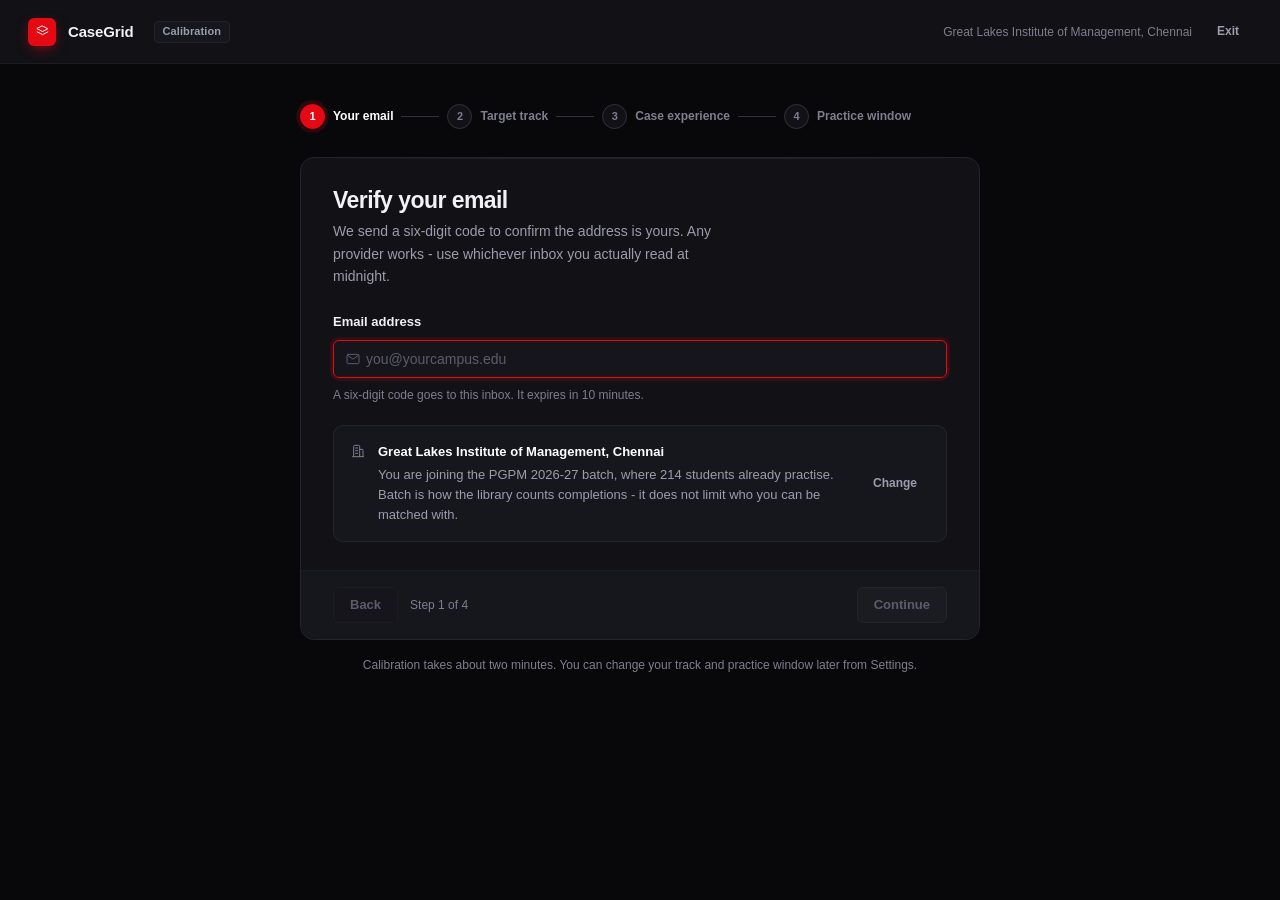
<file: screens/01-onboarding.html>
<!DOCTYPE html>
<html lang="en">
<head>
<meta charset="utf-8">
<title>Calibration - CaseGrid</title>
<link rel="stylesheet" href="../styles.css">
</head>
<body>
<div class="onboard" data-screen="onboarding" data-prefix="">
  <header class="onboard__top">
    <span class="sidebar__mark" style="background:var(--accent)" id="brand-mark"></span>
    <span style="font-size:15px;font-weight:640;letter-spacing:-.01em">CaseGrid</span>
    <span class="badge" style="margin-left:8px">Calibration</span>
    <div class="spacer"></div>
    <span class="t-xs subtle">Great Lakes Institute of Management, Chennai</span>
    <a class="btn btn--ghost btn--sm" href="../index.html">Exit</a>
  </header>

  <main class="onboard__body">
    <div class="onboard__panel">

      <div class="steps" id="steps" aria-label="Calibration progress"></div>

      <div class="card fade-in" id="step-card">
        <div class="card__body" id="step-body" style="padding:28px 32px"></div>
        <div class="card__foot" style="padding:16px 32px">
          <button class="btn" id="back-btn" type="button">Back</button>
          <span class="t-xs subtle" id="step-note"></span>
          <div class="spacer"></div>
          <button class="btn btn--primary" id="next-btn" type="button">Continue</button>
        </div>
      </div>

      <p class="t-xs subtle" style="margin-top:16px;text-align:center">
        Calibration takes about two minutes. You can change your track and practice window later from Settings.
      </p>
    </div>
  </main>
</div>

<script src="../data.js"></script>
<script src="../app.js"></script>
<script>
(function () {
  'use strict';
  var icon = CaseGrid.icon, D = CaseGrid.data;
  document.getElementById('brand-mark').innerHTML = icon('layers', 15);

  var STEPS = ['Your email', 'Target track', 'Case experience', 'Practice window'];

  /* The landing page hands the address over in the query string. */
  function seededEmail() {
    var m = /[?&]email=([^&]+)/.exec(window.location.search);
    return m ? decodeURIComponent(m[1].replace(/\+/g, ' ')) : '';
  }

  var state = {
    step: 0,
    email: seededEmail(),
    emailTouched: false,
    track: 'Consulting',
    caseCount: 22,
    windowStart: '22:30',
    windowEnd: '01:30',
    days: ['Mon', 'Tue', 'Wed', 'Thu', 'Fri', 'Sat'],
    submitting: false,
    done: false
  };

  var TRACKS = [
    { id: 'Consulting', desc: 'Profitability, market entry, M&A. Heaviest rotation on CaseGrid - 61% of the batch.' },
    { id: 'Product', desc: 'Product sense, metrics, prioritisation. Guesstimates appear more often here.' },
    { id: 'Finance', desc: 'Valuation-flavoured cases, deal screens, working-capital diagnostics.' },
    { id: 'General Management', desc: 'Operations and organisation cases with a lighter numerical load.' }
  ];

  var TIMES = ['20:00', '20:30', '21:00', '21:30', '22:00', '22:30', '23:00', '23:30', '00:00', '00:30', '01:00', '01:30', '02:00'];

  function pretty(t) {
    var h = parseInt(t.slice(0, 2), 10), m = t.slice(3);
    var ap = h >= 12 ? 'PM' : 'AM';
    var hh = h % 12; if (hh === 0) { hh = 12; }
    return hh + ':' + m + ' ' + ap;
  }

  function emailValid() {
    /* Any working address is accepted - no domain restriction. */
    return /^[^\s@]+@[^\s@]+\.[^\s@]{2,}$/.test(state.email.trim());
  }

  function canAdvance() {
    if (state.step === 0) { return emailValid(); }
    if (state.step === 3) { return state.days.length > 0; }
    return true;
  }

  function renderSteps() {
    var out = '';
    for (var i = 0; i < STEPS.length; i++) {
      var cls = i < state.step ? 'step step--done' : (i === state.step ? 'step step--active' : 'step');
      out += '<div class="' + cls + '"><span class="step__dot">' +
        (i < state.step ? icon('checkSm', 13) : (i + 1)) + '</span>' +
        '<span class="step__label">' + STEPS[i] + '</span></div>';
      if (i < STEPS.length - 1) {
        out += '<span class="step__line' + (i < state.step ? ' step__line--done' : '') + '"></span>';
      }
    }
    document.getElementById('steps').innerHTML = out;
  }

  function stepEmail() {
    var invalid = state.emailTouched && !emailValid();
    return '<h1 class="t-h1">Verify your email</h1>' +
      '<p class="t-body muted" style="margin-top:6px;max-width:52ch">We send a six-digit code to confirm the address is yours. Any provider works - use whichever inbox you actually read at midnight.</p>' +
      '<div class="field" style="margin-top:24px">' +
      '<label class="field__label" for="email">Email address</label>' +
      '<div class="input-affix">' + icon('mail', 16) +
      '<input class="input' + (invalid ? ' input--invalid' : '') + '" id="email" type="email" ' +
      'value="' + CaseGrid.esc(state.email) + '" placeholder="you@yourcampus.edu" ' +
      'autocomplete="email" aria-describedby="email-hint"></div>' +
      (invalid
        ? '<span class="t-xs" style="color:var(--danger);display:flex;gap:6px;align-items:center">' + icon('alert', 13) + 'That does not look like an email address yet.</span>'
        : '<span class="field__hint" id="email-hint">A six-digit code goes to this inbox. It expires in 10 minutes.</span>') +
      '</div>' +
      '<div class="callout" style="margin-top:20px">' + icon('building', 16) +
      '<div><strong>Great Lakes Institute of Management, Chennai</strong>' +
      '<span class="muted">You are joining the PGPM 2026-27 batch, where 214 students already practise. ' +
      'Batch is how the library counts completions - it does not limit who you can be matched with.</span></div>' +
      '<button class="btn btn--ghost btn--sm" type="button" style="align-self:center;margin-left:auto;flex:none">Change</button></div>';
  }

  function stepTrack() {
    var out = '<h1 class="t-h1">Which track are you preparing for?</h1>' +
      '<p class="t-body muted" style="margin-top:6px;max-width:52ch">This decides who you are matched with and which cases surface first. You can switch tracks once every 30 days.</p>' +
      '<div class="choice-grid" style="margin-top:24px">';
    for (var i = 0; i < TRACKS.length; i++) {
      var t = TRACKS[i], on = state.track === t.id;
      out += '<button class="choice" type="button" role="radio" aria-checked="' + on + '" data-track="' + t.id + '">' +
        '<span class="choice__radio"></span><span><span class="choice__title">' + t.id + '</span>' +
        '<span class="choice__desc">' + t.desc + '</span></span></button>';
    }
    return out + '</div>';
  }

  function stepExperience() {
    var tier = CaseGrid.tierFor(state.caseCount);
    var out = '<h1 class="t-h1">How many full cases have you done?</h1>' +
      '<p class="t-body muted" style="margin-top:6px;max-width:52ch">Count only 30-minute-plus cases with a real partner. Your answer sets your starting tier, and tier governs who you can match with.</p>' +
      '<div class="field" style="margin-top:24px;max-width:220px">' +
      '<label class="field__label" for="count">Cases completed</label>' +
      '<input class="input tnum" id="count" type="number" min="0" max="200" value="' + state.caseCount + '"></div>' +
      '<div class="grid grid--3" style="margin-top:20px;gap:12px">';
    for (var i = 0; i < D.tiers.length; i++) {
      var t = D.tiers[i], on = t.name === tier;
      out += '<div class="card" style="padding:14px 16px;' + (on ? 'border-color:var(--accent);box-shadow:0 0 0 1px var(--accent);background:var(--accent-soft)' : '') + '">' +
        '<div class="row" style="gap:6px">' +
        '<span style="font-size:13px;font-weight:640;' + (on ? 'color:var(--accent-text)' : '') + '">' + t.name + '</span>' +
        (on ? '<span class="badge badge--accent" style="margin-left:auto">Your tier</span>' : '') + '</div>' +
        '<div class="t-xs ' + (on ? '' : 'subtle') + '" style="margin-top:2px">' + t.range + '</div></div>';
    }
    out += '</div>';

    if (tier === 'Novice') {
      out += '<div class="callout callout--lock" style="margin-top:20px">' + icon('lock', 16) +
        '<div><strong>Novice parity applies for your first 8 cases</strong>' +
        '<span class="muted">You will be matched only with other Novices until you have completed 8 cases. ' +
        'This is not a restriction on your account - it keeps early feedback calibrated, because a Novice being graded by an Advanced peer gets scores they cannot act on. ' +
        'Cases ' + state.caseCount + ' of 8 counted so far.</span>' +
        '<div class="bar" style="margin-top:10px;max-width:280px"><div class="bar__fill" style="width:' + Math.min(100, (state.caseCount / 8) * 100) + '%"></div></div></div></div>';
    } else {
      out += '<div class="callout callout--ok" style="margin-top:20px">' + icon('check', 16) +
        '<div><strong>Cross-tier matching unlocked</strong>' +
        '<span class="muted">At ' + tier + ' you can be matched with Intermediate and Advanced peers, and you may interview Novices. Tier parity only binds a Novice’s first 8 cases.</span></div></div>';
    }
    return out;
  }

  function stepWindow() {
    var DAYS = ['Mon', 'Tue', 'Wed', 'Thu', 'Fri', 'Sat', 'Sun'];
    var out = '<h1 class="t-h1">When do you practise?</h1>' +
      '<p class="t-body muted" style="margin-top:6px;max-width:52ch">Matching only ever proposes sessions inside this window, so pick hours you will actually show up for. Cancelling inside 60 minutes costs two credits and dents your reliability score.</p>' +
      '<div class="row" style="margin-top:24px;gap:16px;align-items:flex-end">' +
      '<div class="field" style="width:180px"><label class="field__label" for="w-start">Window opens</label>' +
      '<select class="select" id="w-start">' + opts(state.windowStart) + '</select></div>' +
      '<span class="subtle" style="padding-bottom:9px">to</span>' +
      '<div class="field" style="width:180px"><label class="field__label" for="w-end">Window closes</label>' +
      '<select class="select" id="w-end">' + opts(state.windowEnd) + '</select></div>' +
      '<div class="badge badge--accent" style="height:36px;padding:0 12px">' + icon('clock', 14) +
      pretty(state.windowStart) + ' - ' + pretty(state.windowEnd) + '</div></div>';

    out += '<div class="field" style="margin-top:24px"><span class="field__label">Days you are available</span><div class="chips">';
    for (var i = 0; i < DAYS.length; i++) {
      var on = state.days.indexOf(DAYS[i]) > -1;
      out += '<button class="chip" type="button" aria-pressed="' + on + '" data-day="' + DAYS[i] + '">' +
        (on ? icon('checkSm', 13) : '') + DAYS[i] + '</button>';
    }
    out += '</div>' + (state.days.length === 0
      ? '<span class="t-xs" style="color:var(--danger)">Pick at least one day.</span>'
      : '<span class="field__hint">' + state.days.length + ' days selected. 11 Advanced Consulting peers overlap with this window.</span>') + '</div>';

    out += '<div class="callout" style="margin-top:20px">' + icon('snowflake', 16) +
      '<div><strong>Syndicate Freeze Pass</strong><span class="muted">Life happens. Every student gets one penalty-free reschedule every 14 days, as long as you give 90 minutes notice.</span></div></div>';
    return out;

    function opts(sel) {
      var s = '';
      for (var j = 0; j < TIMES.length; j++) {
        s += '<option value="' + TIMES[j] + '"' + (TIMES[j] === sel ? ' selected' : '') + '>' + pretty(TIMES[j]) + '</option>';
      }
      return s;
    }
  }

  function stepDone() {
    return '<div style="text-align:center;padding:16px 0 8px">' +
      '<div style="width:52px;height:52px;border-radius:999px;background:var(--ok-soft);color:var(--ok);display:grid;place-items:center;margin:0 auto 16px">' + icon('check', 26) + '</div>' +
      '<h1 class="t-h1">You are calibrated, Karthik</h1>' +
      '<p class="t-body muted" style="margin:8px auto 0;max-width:46ch">Three starter credits are on your account. Your first match window opens tonight at ' + pretty(state.windowStart) + '.</p>' +
      '<div class="grid grid--3" style="margin-top:24px;gap:12px;text-align:left">' +
      tile('Track', state.track) + tile('Tier', CaseGrid.tierFor(state.caseCount) + ' · ' + state.caseCount + ' cases') +
      tile('Window', pretty(state.windowStart) + ' - ' + pretty(state.windowEnd)) + '</div>' +
      '<a class="btn btn--primary btn--lg" href="02-dashboard.html" style="margin-top:24px">Go to dashboard</a></div>';

    function tile(k, v) {
      return '<div class="card" style="padding:12px 14px"><div class="t-label">' + k + '</div>' +
        '<div style="font-size:13px;font-weight:600;margin-top:4px">' + v + '</div></div>';
    }
  }

  function render() {
    renderSteps();
    var body = document.getElementById('step-body');
    var foot = document.getElementById('step-card').querySelector('.card__foot');

    if (state.done) {
      body.innerHTML = stepDone();
      foot.classList.add('hidden');
      document.getElementById('steps').classList.add('hidden');
      return;
    }

    body.innerHTML = [stepEmail, stepTrack, stepExperience, stepWindow][state.step]();

    var back = document.getElementById('back-btn');
    var next = document.getElementById('next-btn');
    back.disabled = state.step === 0;
    next.disabled = !canAdvance() || state.submitting;
    next.innerHTML = state.submitting
      ? '<span class="spinner spinner--invert"></span>Creating your profile'
      : (state.step === 3 ? 'Finish calibration' : 'Continue');
    document.getElementById('step-note').textContent = 'Step ' + (state.step + 1) + ' of 4';

    bind();
  }

  function bind() {
    var email = document.getElementById('email');
    if (email) {
      email.addEventListener('input', function () {
        state.email = this.value;
        document.getElementById('next-btn').disabled = !canAdvance();
      });
      email.addEventListener('blur', function () {
        state.emailTouched = true;
        if (!emailValid()) { render(); }
      });
      email.focus();
    }

    var tracks = document.querySelectorAll('[data-track]');
    for (var i = 0; i < tracks.length; i++) {
      tracks[i].addEventListener('click', function () {
        state.track = this.getAttribute('data-track');
        render();
      });
    }

    var count = document.getElementById('count');
    if (count) {
      count.addEventListener('input', function () {
        var v = parseInt(this.value, 10);
        state.caseCount = isNaN(v) ? 0 : Math.max(0, Math.min(200, v));
        var pos = this.selectionStart;
        render();
        var c2 = document.getElementById('count');
        c2.focus();
        try { c2.setSelectionRange(pos, pos); } catch (e) { /* number inputs vary */ }
      });
    }

    var ws = document.getElementById('w-start'), we = document.getElementById('w-end');
    if (ws) { ws.addEventListener('change', function () { state.windowStart = this.value; render(); }); }
    if (we) { we.addEventListener('change', function () { state.windowEnd = this.value; render(); }); }

    var days = document.querySelectorAll('[data-day]');
    for (var j = 0; j < days.length; j++) {
      days[j].addEventListener('click', function () {
        var d = this.getAttribute('data-day');
        var k = state.days.indexOf(d);
        if (k > -1) { state.days.splice(k, 1); } else { state.days.push(d); }
        render();
      });
    }
  }

  document.getElementById('back-btn').addEventListener('click', function () {
    if (state.step > 0) { state.step--; render(); }
  });

  document.getElementById('next-btn').addEventListener('click', function () {
    if (!canAdvance()) { return; }
    if (state.step < 3) { state.step++; render(); return; }
    state.submitting = true;
    render();
    FakeAPI.defer(function () {
      state.submitting = false;
      state.done = true;
      render();
    }, 900);
  });

  render();
})();
</script>
</body>
</html>
</file>
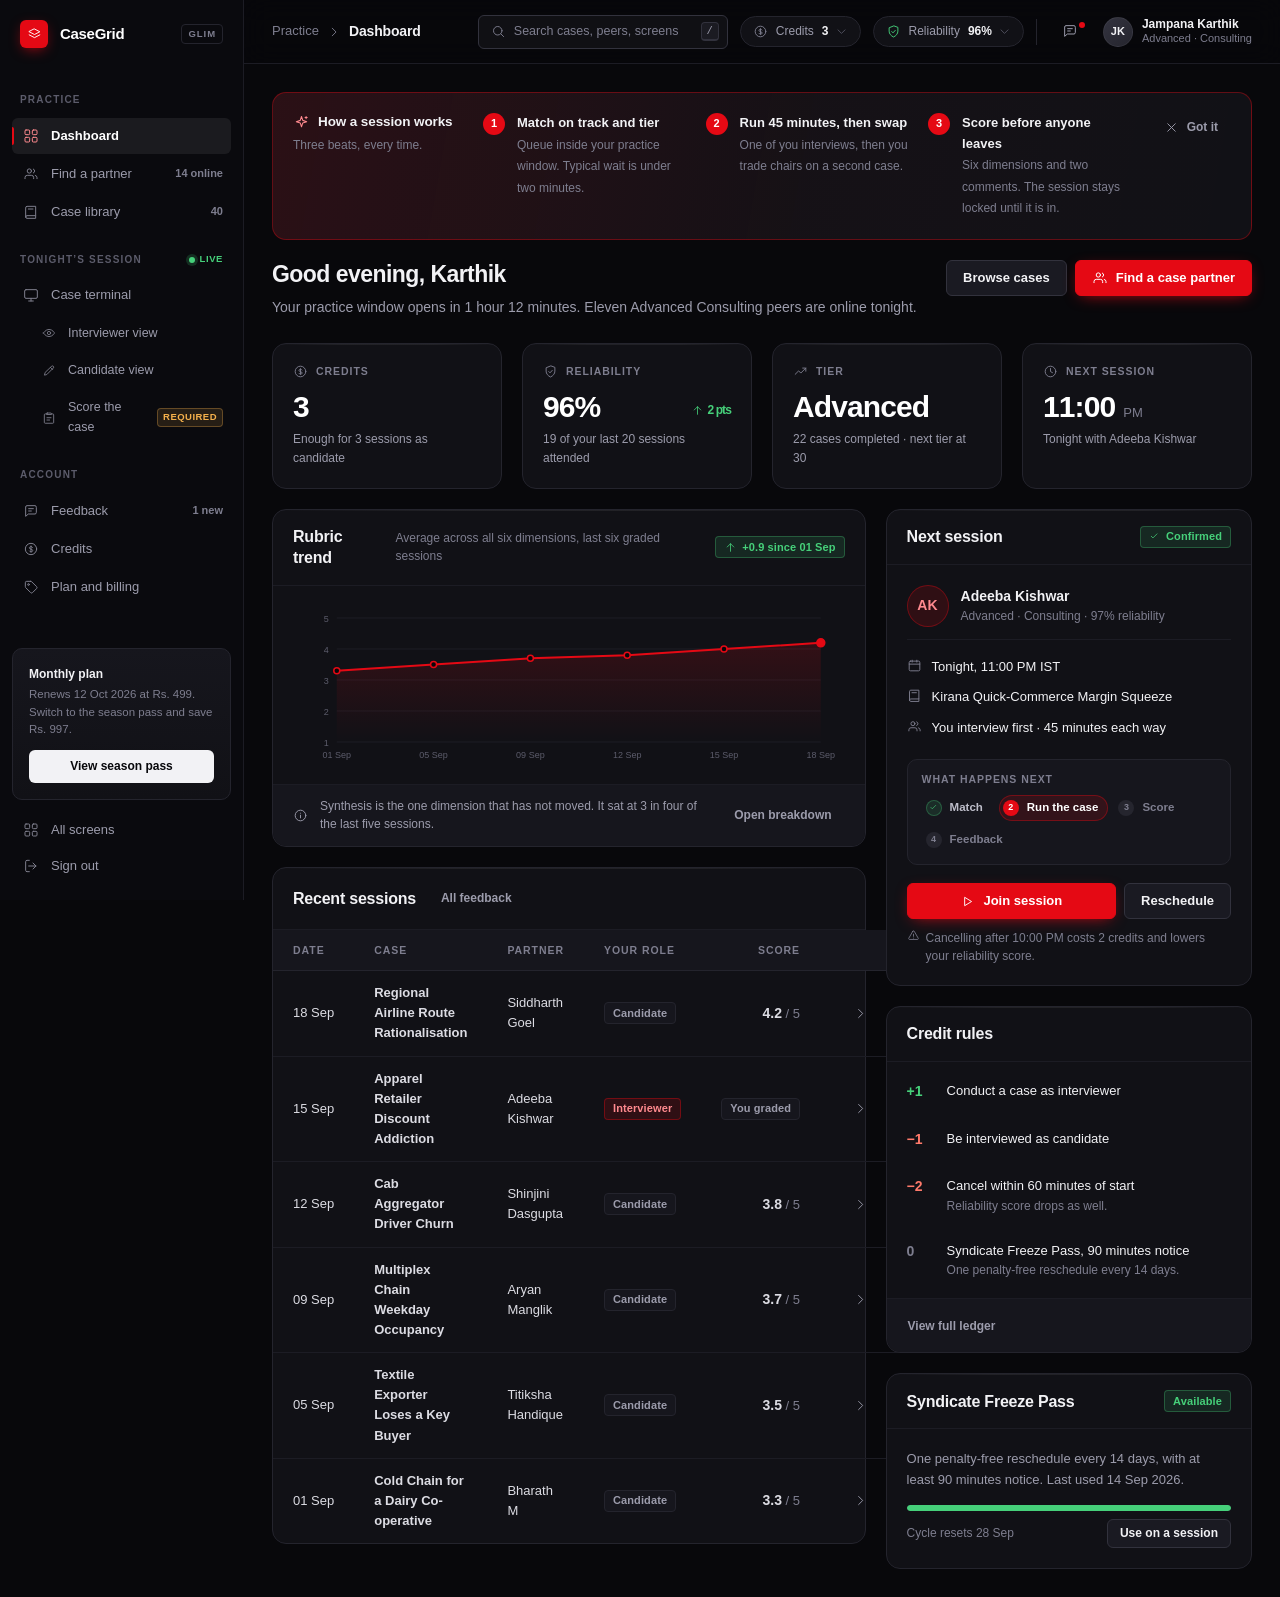
<file: screens/02-dashboard.html>
<!DOCTYPE html>
<html lang="en">
<head>
<meta charset="utf-8">
<title>Dashboard - CaseGrid</title>
<link rel="stylesheet" href="../styles.css">
</head>
<body>
<div class="app" data-screen="dashboard" data-title="Dashboard" data-section="Practice">
  <aside class="sidebar" id="cg-sidebar"></aside>
  <div class="main">
    <header class="topbar" id="cg-topbar"></header>
    <main class="content">

      <div id="coach" style="margin-bottom:20px"></div>

      <div class="page-head">
        <div class="page-head__text">
          <h1 class="t-h1">Good evening, Karthik</h1>
          <p class="t-body muted">Your practice window opens in 1 hour 12 minutes. Eleven Advanced Consulting peers are online tonight.</p>
        </div>
        <div class="page-head__actions">
          <a class="btn" href="10-case-library.html">Browse cases</a>
          <a class="btn btn--primary" href="03-matching-queue.html" id="find-btn">
            <span id="find-icon"></span> Find a case partner
          </a>
        </div>
      </div>

      <div class="grid grid--4" style="margin-bottom:20px" id="stats"></div>

      <div class="grid" style="grid-template-columns:minmax(0,1.62fr) minmax(0,1fr);align-items:start">

        <div class="stack">
          <section class="card" id="trend-card">
            <div class="card__head">
              <h2 class="t-h2">Rubric trend</h2>
              <span class="t-xs subtle">Average across all six dimensions, last six graded sessions</span>
              <span class="badge badge--ok" id="trend-badge"></span>
            </div>
            <div class="card__body" id="trend-body"></div>
            <div class="card__foot" id="trend-foot"></div>
          </section>

          <section class="card">
            <div class="card__head">
              <h2 class="t-h2">Recent sessions</h2>
              <a class="btn btn--ghost btn--sm" href="08-feedback-received.html">All feedback</a>
            </div>
            <div class="card__body card__body--flush">
              <table class="table">
                <thead>
                  <tr>
                    <th style="width:62px">Date</th>
                    <th>Case</th>
                    <th style="width:132px">Partner</th>
                    <th style="width:92px">Your role</th>
                    <th style="width:76px" class="num">Score</th>
                    <th style="width:52px"></th>
                  </tr>
                </thead>
                <tbody id="recent-body"></tbody>
              </table>
            </div>
          </section>
        </div>

        <div class="stack">
          <section class="card" id="next-card"></section>

          <section class="card">
            <div class="card__head"><h2 class="t-h2">Credit rules</h2></div>
            <div class="card__body" style="padding-top:12px;padding-bottom:12px">
              <ul class="stack--sm" style="display:flex;flex-direction:column" id="rules"></ul>
            </div>
            <div class="card__foot">
              <a class="btn btn--ghost btn--sm" href="09-credit-ledger.html" style="padding-left:0">View full ledger</a>
            </div>
          </section>

          <section class="card">
            <div class="card__head">
              <h2 class="t-h2">Syndicate Freeze Pass</h2>
              <span class="badge badge--ok" id="freeze-badge">Available</span>
            </div>
            <div class="card__body">
              <p class="t-sm muted">One penalty-free reschedule every 14 days, with at least 90 minutes notice. Last used 14 Sep 2026.</p>
              <div class="bar" style="margin-top:14px"><div class="bar__fill bar__fill--ok" style="width:100%"></div></div>
              <div class="row row--between" style="margin-top:8px">
                <span class="t-xs subtle">Cycle resets 28 Sep</span>
                <button class="btn btn--sm" id="freeze-btn" type="button">Use on a session</button>
              </div>
            </div>
          </section>
        </div>
      </div>

    </main>
  </div>
</div>

<script src="../data.js"></script>
<script src="../app.js"></script>
<script>
(function () {
  'use strict';
  var icon = CaseGrid.icon, D = CaseGrid.data;
  document.getElementById('find-icon').innerHTML = icon('users', 16);

  /* ---- coach strip: the whole product model in three lines ---- */
  (function coach() {
    var host = document.getElementById('coach');
    var steps = [
      { t: 'Match on track and tier', s: 'Queue inside your practice window. Typical wait is under two minutes.' },
      { t: 'Run 45 minutes, then swap', s: 'One of you interviews, then you trade chairs on a second case.' },
      { t: 'Score before anyone leaves', s: 'Six dimensions and two comments. The session stays locked until it is in.' }
    ];
    var cols = '';
    for (var i = 0; i < steps.length; i++) {
      cols += '<div class="coach__step"><span class="coach__n">' + (i + 1) + '</span>' +
        '<span><span class="t-sm" style="font-weight:600;display:block">' + steps[i].t + '</span>' +
        '<span class="t-xs subtle">' + steps[i].s + '</span></span></div>';
    }
    host.innerHTML = '<div class="coach">' +
      '<div style="min-width:170px;flex:none">' +
      '<div class="row" style="gap:8px"><span style="color:var(--accent-text)">' + icon('sparkle', 17) + '</span>' +
      '<span class="t-h3">How a session works</span></div>' +
      '<p class="t-xs subtle" style="margin-top:4px">Three beats, every time.</p></div>' +
      '<div class="coach__steps">' + cols + '</div>' +
      '<button class="btn btn--ghost btn--sm" type="button" id="coach-x" style="margin-left:auto;flex:none" aria-label="Dismiss">' +
      icon('x', 15) + 'Got it</button></div>';

    document.getElementById('coach-x').addEventListener('click', function () {
      host.innerHTML = '';
      host.style.marginBottom = '0';
      CaseGrid.toast('Hidden for now', null, 'Press / at any time to jump anywhere in the app.');
    });
  })();

  /* ---- loading skeletons while the fake call is in flight ---- */
  var stats = document.getElementById('stats');
  var skeleton = '';
  for (var s = 0; s < 4; s++) {
    skeleton += '<div class="card stat"><div class="sk sk--line" style="width:40%"></div>' +
      '<div class="sk" style="height:28px;width:64%;margin-top:14px"></div>' +
      '<div class="sk sk--line" style="width:78%;margin-top:12px"></div></div>';
  }
  stats.innerHTML = skeleton;
  document.getElementById('trend-body').innerHTML = '<div class="sk sk--block" style="height:150px"></div>';
  document.getElementById('recent-body').innerHTML =
    '<tr><td colspan="6" style="padding:20px 20px"><div class="sk sk--line" style="width:92%"></div>' +
    '<div class="sk sk--line" style="width:74%;margin-top:12px"></div>' +
    '<div class="sk sk--line" style="width:84%;margin-top:12px"></div></td></tr>';
  document.getElementById('next-card').innerHTML =
    '<div class="card__body"><div class="sk sk--title"></div><div class="sk sk--block" style="margin-top:16px"></div></div>';

  FakeAPI.getDashboard().then(function (res) {
    renderStats(res);
    renderTrend(res.trend);
    renderRecent(res.recent);
    renderNext(res.next);
    renderRules();
  });

  function renderStats(res) {
    var u = res.user;
    stats.innerHTML =
      tile('coin', 'Credits', u.credits, '', 'Enough for ' + u.credits + ' sessions as candidate', null) +
      tile('shield', 'Reliability', u.reliability + '%', '', '19 of your last 20 sessions attended', 'ok') +
      tile('trend', 'Tier', u.tier, '', u.casesDone + ' cases completed · next tier at 30', null) +
      tile('clock', 'Next session', '11:00', ' PM', 'Tonight with Adeeba Kishwar', null);
    stats.classList.add('fade-in');

    function tile(ic, label, value, unit, meta, tone) {
      return '<div class="card stat">' +
        '<div class="stat__label">' + icon(ic, 15) + '<span class="t-label" style="color:inherit">' + label + '</span></div>' +
        '<div class="stat__value">' + value + (unit ? '<small>' + unit + '</small>' : '') +
        (tone === 'ok' ? '<span class="delta delta--up" style="margin-left:auto">' + icon('arrowUp', 13) + '2 pts</span>' : '') +
        '</div><div class="stat__meta">' + meta + '</div></div>';
    }
  }

  function renderTrend(trend) {
    document.getElementById('trend-body').innerHTML = CaseGrid.lineChart(trend, { height: 158 });
    document.getElementById('trend-badge').innerHTML = icon('arrowUp', 13) + '+0.9 since 01 Sep';
    document.getElementById('trend-foot').innerHTML =
      icon('info', 15) + '<span>Synthesis is the one dimension that has not moved. It sat at 3 in four of the last five sessions.</span>' +
      '<a class="btn btn--ghost btn--sm" href="08-feedback-received.html" style="margin-left:auto">Open breakdown</a>';
  }

  function renderRecent(rows) {
    var out = '';
    for (var i = 0; i < rows.length; i++) {
      var r = rows[i];
      var score = r.avg == null
        ? '<span class="badge">You graded</span>'
        : '<b class="tnum" style="font-size:14px">' + r.avg.toFixed(1) + '</b><span class="subtle"> / 5</span>';
      out += '<tr>' +
        '<td class="subtle nowrap">' + r.date + '</td>' +
        '<td class="table__title">' + r.caseTitle + '</td>' +
        '<td class="muted">' + r.partner + '</td>' +
        '<td><span class="badge' + (r.role === 'Interviewer' ? ' badge--accent' : '') + '">' + r.role + '</span></td>' +
        '<td class="num">' + score + '</td>' +
        '<td class="num"><a class="btn btn--ghost btn--sm" href="08-feedback-received.html" aria-label="Open ' + r.caseTitle + '">' + icon('chevronRight', 15) + '</a></td>' +
        '</tr>';
    }
    document.getElementById('recent-body').innerHTML = out;
  }

  function renderNext(n) {
    function row(ic, text) {
      return '<div class="row" style="gap:10px;padding:5px 0;align-items:flex-start">' +
        '<span style="color:var(--text-subtle);margin-top:1px">' + icon(ic, 15) + '</span>' +
        '<span class="t-sm">' + text + '</span></div>';
    }

    function miniFlow() {
      var out = '<div class="row" style="gap:6px;flex-wrap:wrap">';
      for (var i = 0; i < CaseGrid.flow.length; i++) {
        var f = CaseGrid.flow[i];
        var state = i === 0 ? 'done' : (i === 1 ? 'active' : 'todo');
        out += '<a class="flowstep flowstep--' + state + '" href="' + f.href + '" title="' + f.hint + '" ' +
          'style="font-size:11.5px;padding:3px 9px 3px 3px">' +
          '<span class="flowstep__n" style="width:16px;height:16px;font-size:9px">' +
          (state === 'done' ? icon('checkSm', 10) : (i + 1)) + '</span>' + f.label + '</a>';
      }
      return out + '</div>';
    }

    document.getElementById('next-card').innerHTML =
      '<div class="card__head"><h2 class="t-h2">Next session</h2>' +
      '<span class="badge badge--ok">' + icon('checkSm', 12) + n.status + '</span></div>' +
      '<div class="card__body">' +
      '<div class="row" style="gap:12px"><span class="avatar avatar--lg avatar--soft">AK</span>' +
      '<div><div style="font-weight:600">' + n.partner + '</div>' +
      '<div class="t-xs subtle">Advanced · Consulting · 97% reliability</div></div></div>' +
      '<div class="hr hr--tight"></div>' +
      row('calendar', n.when) + row('book', n.caseTitle) + row('users', n.role + ' · 45 minutes each way') +

      /* Where tonight sits in the four beats, before you join. */
      '<div style="margin-top:16px;padding:12px 14px;border:1px solid var(--border);border-radius:var(--r-md);background:var(--surface-alt)">' +
      '<div class="t-label" style="margin-bottom:8px">What happens next</div>' + miniFlow() + '</div>' +

      '<div class="row" style="gap:8px;margin-top:18px">' +
      '<a class="btn btn--primary" style="flex:1" href="06-split-view.html">' + icon('play', 15) + 'Join session</a>' +
      '<button class="btn" type="button" id="resched">Reschedule</button></div>' +
      '<p class="t-xs subtle" style="margin-top:10px;display:flex;gap:6px">' + icon('alert', 13) +
      '<span>Cancelling after 10:00 PM costs 2 credits and lowers your reliability score.</span></p>' +
      '</div>';

    document.getElementById('resched').addEventListener('click', function () {
      var b = this;
      b.disabled = true;
      b.innerHTML = '<span class="spinner"></span>Checking';
      FakeAPI.useFreezePass().then(function () {
        CaseGrid.toast('Freeze Pass applied', 'ok',
          'Tonight moved with no credit cost and no hit to reliability. Next pass 28 Sep.');
        b.outerHTML = '<span class="badge badge--accent" style="height:34px;padding:0 12px">Freeze Pass applied</span>';
        var badge = document.getElementById('freeze-badge');
        badge.className = 'badge';
        badge.textContent = 'Used · resets 28 Sep';
        document.querySelector('#freeze-btn').disabled = true;
        document.querySelector('#freeze-btn').textContent = 'Used this cycle';
        document.querySelector('.bar__fill--ok').style.width = '0%';
      });
    });
  }

  function renderRules() {
    var out = '';
    for (var i = 0; i < D.creditRules.length; i++) {
      var r = D.creditRules[i];
      var colour = r.tone === 'pos' ? 'var(--ok)' : (r.tone === 'neutral' ? 'var(--text-subtle)' : 'var(--danger)');
      out += '<li class="row" style="gap:10px;padding:7px 0;align-items:flex-start">' +
        '<span class="tnum" style="width:30px;flex:none;font-weight:650;color:' + colour + '">' + r.delta + '</span>' +
        '<span class="t-sm"><span>' + r.label + '</span>' +
        (r.note ? '<span class="t-xs subtle" style="display:block">' + r.note + '</span>' : '') + '</span></li>';
    }
    document.getElementById('rules').innerHTML = out;
  }

  document.getElementById('freeze-btn').addEventListener('click', function () {
    var r = document.getElementById('resched');
    if (r && !r.disabled) { r.click(); }
  });
})();
</script>
</body>
</html>
</file>
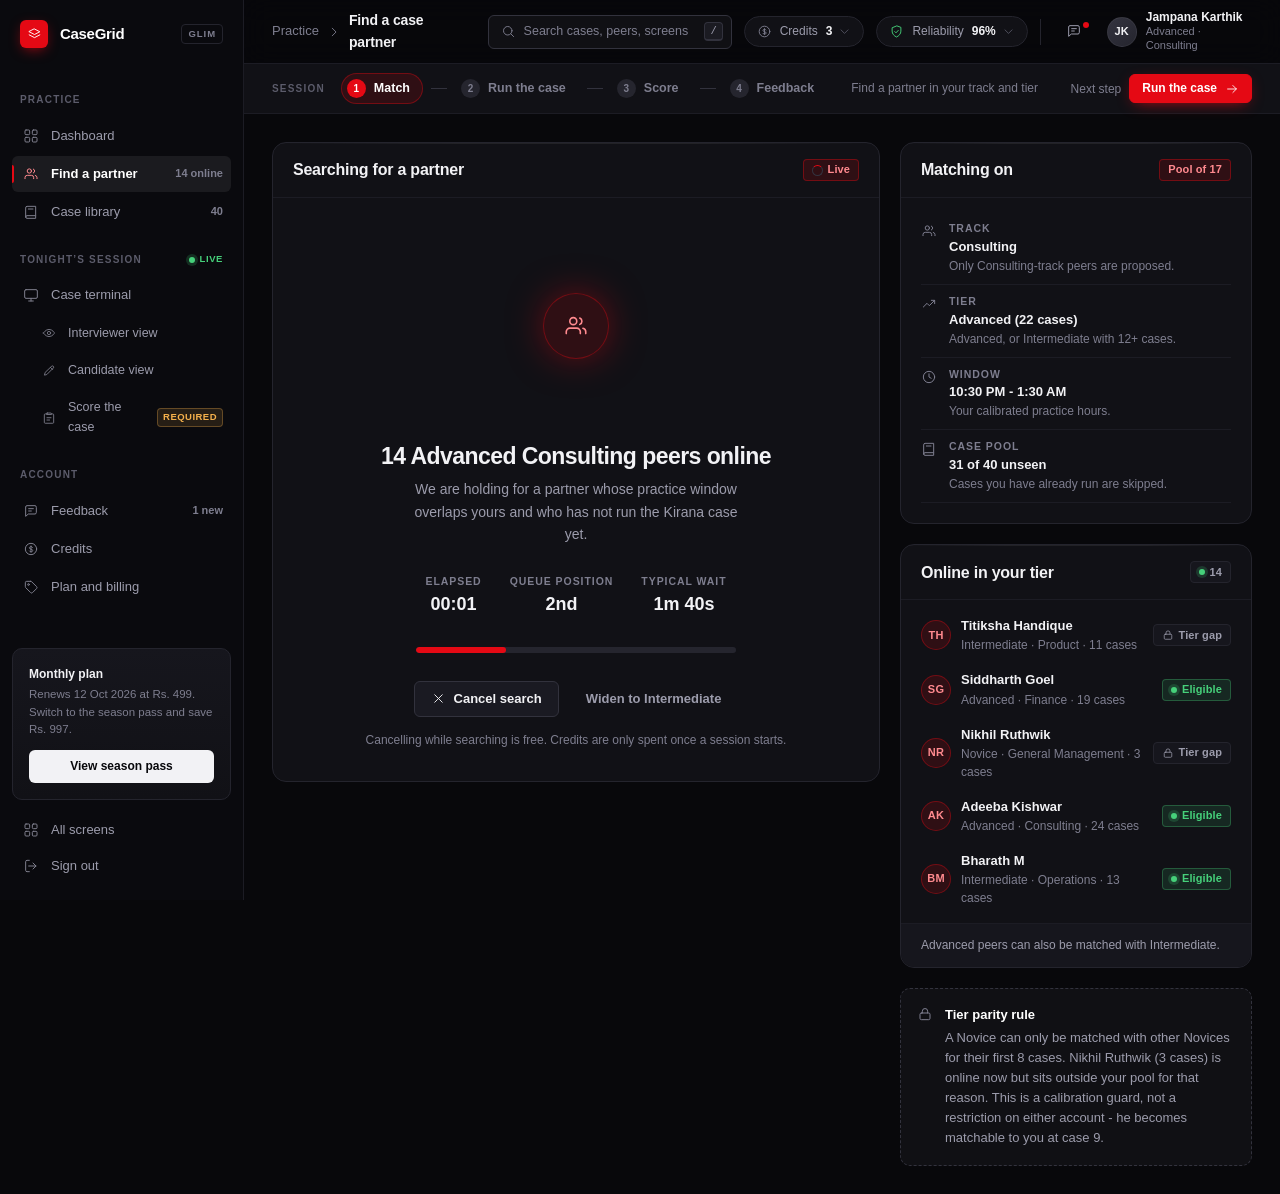
<file: screens/03-matching-queue.html>
<!DOCTYPE html>
<html lang="en">
<head>
<meta charset="utf-8">
<title>Matching - CaseGrid</title>
<link rel="stylesheet" href="../styles.css">
</head>
<body data-flow="match">
<div class="app" data-screen="queue" data-title="Find a case partner" data-section="Practice">
  <aside class="sidebar" id="cg-sidebar"></aside>
  <div class="main">
    <header class="topbar" id="cg-topbar"></header>
    <div id="cg-flow"></div>
    <main class="content">

      <div class="grid" style="grid-template-columns:minmax(0,1fr) 352px;align-items:start;max-width:1160px">

        <section class="card" id="queue-card" style="min-height:480px"></section>

        <div class="stack">
          <section class="card">
            <div class="card__head">
              <h2 class="t-h2">Matching on</h2>
              <span class="badge badge--accent" id="pool-badge"></span>
            </div>
            <div class="card__body" style="padding-top:14px" id="criteria"></div>
          </section>

          <section class="card">
            <div class="card__head">
              <h2 class="t-h2">Online in your tier</h2>
              <span class="badge"><span class="dot dot--live"></span><b id="online-n">14</b></span>
            </div>
            <div class="card__body card__body--flush" id="peers" style="padding:8px 0"></div>
            <div class="card__foot">
              <span id="parity-note">Advanced peers can also be matched with Intermediate.</span>
            </div>
          </section>

          <div class="callout callout--lock" id="parity-card"></div>
        </div>
      </div>

    </main>
  </div>
</div>

<script src="../data.js"></script>
<script src="../app.js"></script>
<script>
(function () {
  'use strict';
  var icon = CaseGrid.icon, D = CaseGrid.data;
  var card = document.getElementById('queue-card');
  var timerId = null, tickId = null, elapsed = 0, online = D.queue.onlineInTier;

  document.getElementById('pool-badge').textContent = 'Pool of ' + (online + 3);

  document.getElementById('criteria').innerHTML =
    crit('users', 'Track', D.queue.matchOn.track, 'Only Consulting-track peers are proposed.') +
    crit('trend', 'Tier', D.queue.matchOn.tier + ' (22 cases)', 'Advanced, or Intermediate with 12+ cases.') +
    crit('clock', 'Window', D.queue.matchOn.window, 'Your calibrated practice hours.') +
    crit('book', 'Case pool', '31 of 40 unseen', 'Cases you have already run are skipped.');

  function crit(ic, label, value, note) {
    return '<div class="row" style="gap:12px;padding:9px 0;align-items:flex-start;border-bottom:1px solid var(--border-subtle)">' +
      '<span style="color:var(--text-subtle);margin-top:2px">' + icon(ic, 16) + '</span>' +
      '<div style="min-width:0"><div class="t-label">' + label + '</div>' +
      '<div style="font-size:13px;font-weight:550;margin-top:1px">' + value + '</div>' +
      '<div class="t-xs subtle">' + note + '</div></div></div>';
  }

  /* Peer list */
  (function () {
    var out = '';
    var pool = D.peers.filter(function (p) { return p.online; });
    for (var i = 0; i < pool.length; i++) {
      var p = pool[i];
      var eligible = p.tier === 'Advanced' || (p.tier === 'Intermediate' && p.casesDone >= 12);
      out += '<div class="row" style="gap:10px;padding:8px 20px">' +
        '<span class="avatar avatar--soft">' + p.initials + '</span>' +
        '<div style="min-width:0;flex:1">' +
        '<div style="font-size:13px;font-weight:550">' + p.name + '</div>' +
        '<div class="t-xs subtle">' + p.tier + ' · ' + p.track + ' · ' + p.casesDone + ' cases</div></div>' +
        (eligible
          ? '<span class="badge badge--ok"><span class="dot dot--live"></span>Eligible</span>'
          : '<span class="badge">' + icon('lock', 12) + 'Tier gap</span>') +
        '</div>';
    }
    document.getElementById('peers').innerHTML = out;
  })();

  document.getElementById('parity-card').innerHTML = icon('lock', 16) +
    '<div><strong>Tier parity rule</strong><span class="muted">A Novice can only be matched with other Novices for their first 8 cases. ' +
    'Nikhil Ruthwik (3 cases) is online now but sits outside your pool for that reason. ' +
    'This is a calibration guard, not a restriction on either account - he becomes matchable to you at case 9.</span></div>';

  /* ---------------- searching state ---------------- */
  function renderSearching() {
    card.innerHTML =
      '<div class="card__head"><h2 class="t-h2">Searching for a partner</h2>' +
      '<span class="badge badge--accent"><span class="spinner" style="width:11px;height:11px;border-width:1.5px"></span>Live</span></div>' +
      '<div class="card__body" style="padding:40px 32px 32px;text-align:center">' +
      '<div class="radar"><span class="radar__ring"></span><span class="radar__ring"></span><span class="radar__ring"></span>' +
      '<span class="radar__core">' + icon('users', 26) + '</span></div>' +
      '<h3 class="t-h1" style="margin-top:28px"><span id="online-count">' + online + '</span> Advanced Consulting peers online</h3>' +
      '<p class="t-body muted" style="margin:8px auto 0;max-width:44ch">We are holding for a partner whose practice window overlaps yours and who has not run the Kirana case yet.</p>' +
      '<div class="row" style="justify-content:center;gap:28px;margin-top:28px">' +
      metric('Elapsed', '<span id="elapsed" class="tnum">00:00</span>') +
      metric('Queue position', '<span class="tnum">2nd</span>') +
      metric('Typical wait', '<span class="tnum">1m 40s</span>') +
      '</div>' +
      '<div class="bar" style="max-width:320px;margin:28px auto 0"><div class="bar__fill" id="search-bar" style="width:8%"></div></div>' +
      '<div class="row" style="justify-content:center;gap:10px;margin-top:28px">' +
      '<button class="btn" id="cancel-btn" type="button">' + icon('x', 15) + 'Cancel search</button>' +
      '<button class="btn btn--ghost" id="widen-btn" type="button">Widen to Intermediate</button>' +
      '</div>' +
      '<p class="t-xs subtle" style="margin-top:14px">Cancelling while searching is free. Credits are only spent once a session starts.</p>' +
      '</div>';

    var el = document.getElementById('elapsed');
    tickId = CaseGrid.startClock(el, 0, 'up', function (t) {
      var bar = document.getElementById('search-bar');
      if (bar) { bar.style.width = Math.min(96, 8 + t * 20) + '%'; }
      if (t > 0 && t % 2 === 0) {
        online += (Math.random() > .5 ? 1 : -1);
        var oc = document.getElementById('online-count');
        if (oc) { oc.textContent = online; }
        document.getElementById('online-n').textContent = online;
      }
    });

    document.getElementById('cancel-btn').addEventListener('click', function () {
      stop();
      renderCancelled();
      CaseGrid.toast('Search cancelled', null, 'No credits were spent. You can requeue any time.');
    });
    document.getElementById('widen-btn').addEventListener('click', function () {
      this.disabled = true;
      this.innerHTML = '<span class="spinner"></span>Widening';
      document.getElementById('parity-note').textContent = 'Pool widened: Intermediate peers with 12+ cases are now included.';
      CaseGrid.toast('Pool widened', 'ok', 'Intermediate peers with 12 or more cases are now eligible.');
    });

    timerId = FakeAPI.findMatch().then(function (res) {
      stop();
      renderMatched(res);
      CaseGrid.toast('Matched with ' + res.partner.name, 'ok',
        'You interview first. Joining spends nothing until the session starts.');
    });
  }

  function metric(label, value) {
    return '<div><div class="t-label">' + label + '</div>' +
      '<div style="font-size:18px;font-weight:640;margin-top:2px">' + value + '</div></div>';
  }

  function stop() {
    if (tickId) { clearInterval(tickId); tickId = null; }
  }

  /* ---------------- matched state ---------------- */
  function renderMatched(res) {
    var p = res.partner, m = res.match;
    card.classList.add('fade-in');
    card.innerHTML =
      '<div class="card__head"><h2 class="t-h2">Partner found</h2>' +
      '<span class="badge badge--ok">' + icon('checkSm', 12) + 'Matched in 4s</span></div>' +
      '<div class="card__body" style="padding:32px">' +

      '<div class="row" style="gap:28px;justify-content:center">' +
      person('JK', 'Jampana Karthik', 'You · Advanced · 22 cases', true) +
      '<div style="text-align:center;color:var(--text-subtle)">' + icon('refresh', 22) +
      '<div class="t-xs" style="margin-top:6px">paired</div></div>' +
      person(p.initials, p.name, p.tier + ' · ' + p.track + ' · ' + p.casesDone + ' cases', false) +
      '</div>' +

      '<div class="grid grid--3" style="gap:12px;margin-top:28px">' +
      fact('book', 'Case', m.caseTitle) +
      fact('users', 'First interviewer', m.firstInterviewer + ' (then you swap)') +
      fact('clock', 'Starts in', m.startsIn + ' · 45 min each way') +
      '</div>' +

      '<div class="callout callout--accent" style="margin-top:20px">' + icon('info', 16) +
      '<div><strong>You interview first</strong><span class="muted">You will see the solution key and the exhibits. ' +
      'Conducting a case earns you a credit; you will spend one when Adeeba interviews you in the second half.</span></div></div>' +

      '<div class="row" style="gap:10px;margin-top:24px">' +
      '<a class="btn btn--primary btn--lg" style="flex:1" href="06-split-view.html">' + icon('play', 16) + 'Join session</a>' +
      '<button class="btn btn--lg" type="button" id="decline-btn">Decline match</button>' +
      '</div>' +
      '<p class="t-xs subtle" style="margin-top:12px;text-align:center">Declining now is free. You get two free declines a day before matching slows you down.</p>' +
      '</div>';

    document.getElementById('decline-btn').addEventListener('click', function () {
      elapsed = 0;
      renderSearching();
    });

    function person(initials, name, meta, isYou) {
      return '<div style="text-align:center">' +
        '<span class="avatar avatar--xl ' + (isYou ? 'avatar--ring' : 'avatar--soft') + '" style="margin:0 auto">' + initials + '</span>' +
        '<div style="font-weight:620;margin-top:10px">' + name + '</div>' +
        '<div class="t-xs subtle">' + meta + '</div></div>';
    }
    function fact(ic, label, value) {
      return '<div class="card" style="padding:12px 14px">' +
        '<div class="row" style="gap:6px;color:var(--text-subtle)">' + icon(ic, 14) + '<span class="t-label" style="color:inherit">' + label + '</span></div>' +
        '<div style="font-size:13px;font-weight:550;margin-top:5px;line-height:1.35">' + value + '</div></div>';
    }
  }

  /* ---------------- cancelled / empty state ---------------- */
  function renderCancelled() {
    card.innerHTML =
      '<div class="card__head"><h2 class="t-h2">Search cancelled</h2></div>' +
      '<div class="empty" style="padding:64px 24px">' +
      '<div class="empty__icon">' + icon('users', 22) + '</div>' +
      '<h3 class="t-h2">You are not in the queue</h3>' +
      '<p>No credits were spent. Eleven Advanced peers are still online, and the queue usually clears in under two minutes at this hour.</p>' +
      '<div class="row" style="justify-content:center;gap:10px;margin-top:24px">' +
      '<button class="btn btn--primary" id="restart-btn" type="button">' + icon('refresh', 15) + 'Search again</button>' +
      '<a class="btn" href="10-case-library.html">Practise solo instead</a></div></div>';
    document.getElementById('restart-btn').addEventListener('click', renderSearching);
  }

  renderSearching();
})();
</script>
</body>
</html>
</file>
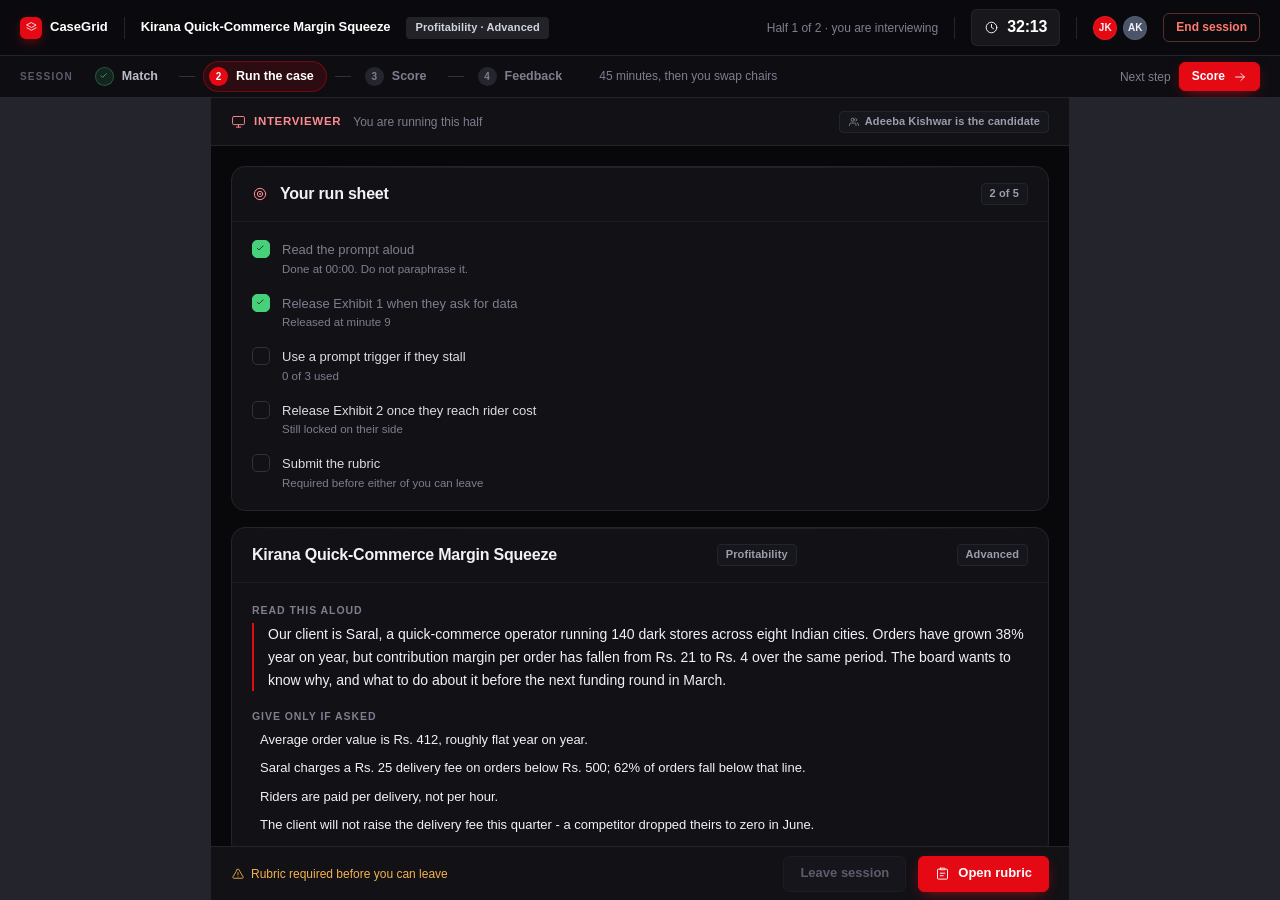
<file: screens/04-case-terminal-interviewer.html>
<!DOCTYPE html>
<html lang="en">
<head>
<meta charset="utf-8">
<title>Case terminal - Interviewer - CaseGrid</title>
<link rel="stylesheet" href="../styles.css">
</head>
<body data-flow="case">
<div class="terminal">
  <header class="terminal__bar" id="term-bar"></header>
  <div id="cg-flow" data-terminal="true"></div>
  <div class="terminal__body">
    <div class="pane" data-pane="interviewer" style="max-width:none"></div>
  </div>
  <div id="exit-note" class="hidden" style="position:fixed;left:50%;bottom:24px;transform:translateX(-50%);z-index:60">
    <div class="callout callout--danger" style="box-shadow:var(--sh-lg);background:var(--surface);max-width:520px">
      <span id="exit-icon"></span>
      <div><strong>You cannot leave without submitting the rubric</strong>
      <span class="muted">Adeeba gets no feedback if you close this pane now, and the session is logged as incomplete for both of you. It takes about 90 seconds.</span>
      <div class="row" style="gap:8px;margin-top:10px">
        <a class="btn btn--primary btn--sm" href="07-rubric-submission.html">Open rubric</a>
        <button class="btn btn--sm" type="button" id="exit-dismiss">Back to the case</button>
      </div></div>
    </div>
  </div>
</div>

<script src="../data.js"></script>
<script src="../app.js"></script>
<script src="../terminal.js"></script>
<script>
(function () {
  'use strict';
  /* A single pane reads better centred than stretched across 1440px. */
  var pane = document.querySelector('[data-pane]');
  pane.style.maxWidth = '860px';
  pane.style.margin = '0 auto';
  pane.style.borderLeft = '1px solid var(--border)';
  pane.style.borderRight = '1px solid var(--border)';

  CaseGridTerminal.mount({ phase: 'Half 1 of 2 · you are interviewing' });

  document.getElementById('exit-icon').innerHTML = CaseGrid.icon('alert', 18);
  document.getElementById('exit-dismiss').addEventListener('click', function () {
    document.getElementById('exit-note').classList.add('hidden');
  });
})();
</script>
</body>
</html>
</file>
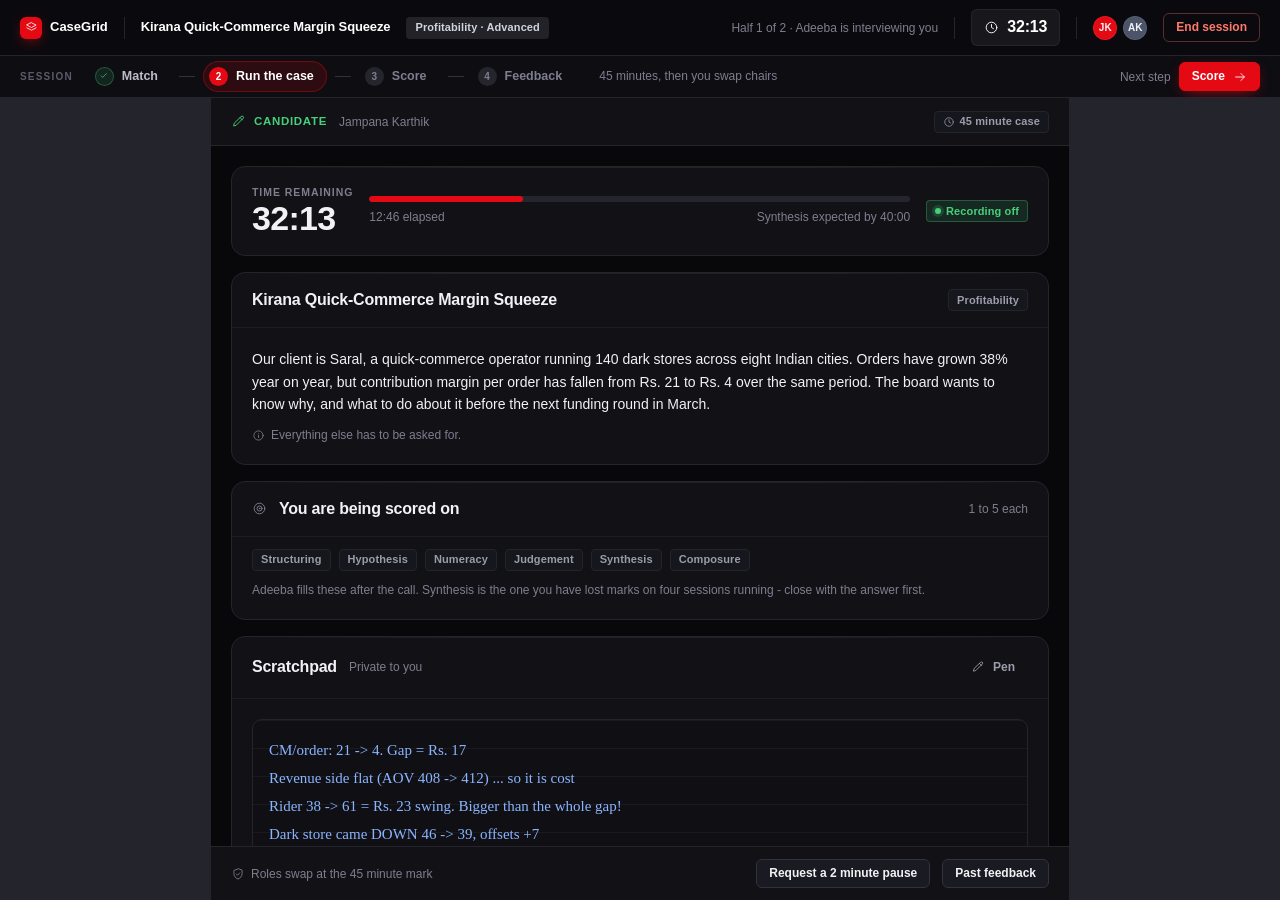
<file: screens/05-case-terminal-candidate.html>
<!DOCTYPE html>
<html lang="en">
<head>
<meta charset="utf-8">
<title>Case terminal - Candidate - CaseGrid</title>
<link rel="stylesheet" href="../styles.css">
</head>
<body data-flow="case">
<div class="terminal">
  <header class="terminal__bar" id="term-bar"></header>
  <div id="cg-flow" data-terminal="true"></div>
  <div class="terminal__body">
    <div class="pane" data-pane="candidate"></div>
  </div>
</div>

<script src="../data.js"></script>
<script src="../app.js"></script>
<script src="../terminal.js"></script>
<script>
(function () {
  'use strict';
  var pane = document.querySelector('[data-pane]');
  pane.style.maxWidth = '860px';
  pane.style.margin = '0 auto';
  pane.style.borderLeft = '1px solid var(--border)';
  pane.style.borderRight = '1px solid var(--border)';

  CaseGridTerminal.mount({ phase: 'Half 1 of 2 · Adeeba is interviewing you' });
})();
</script>
</body>
</html>
</file>
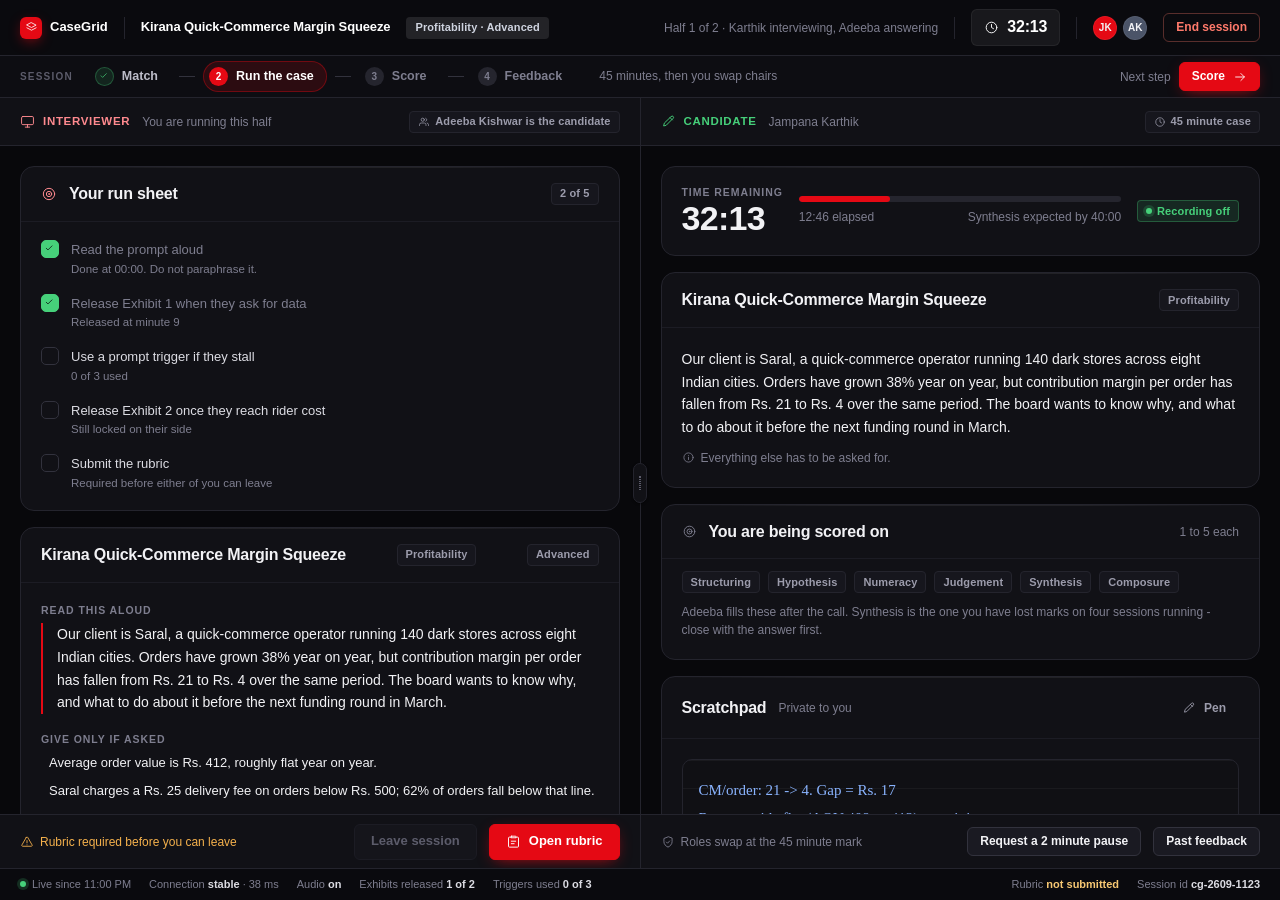
<file: screens/06-split-view.html>
<!DOCTYPE html>
<html lang="en">
<head>
<meta charset="utf-8">
<title>Live case session - CaseGrid</title>
<link rel="stylesheet" href="../styles.css">
<style>
  /* The hero screenshot: two panes, one seam, nothing else competing. */
  .terminal__body { gap: 0; }
  .seam { width: 1px; background: var(--border); position: relative; flex: none; }
  .seam__grip {
    position: absolute; top: 50%; left: 50%; transform: translate(-50%, -50%);
    width: 14px; height: 40px; border-radius: var(--r-full);
    background: var(--surface); border: 1px solid var(--border);
    display: grid; place-items: center; color: var(--n-400); box-shadow: var(--sh-xs);
  }
  .seam__grip::before { content: ""; width: 2px; height: 14px; border-left: 1px dotted var(--n-400); border-right: 1px dotted var(--n-400); }
  .status-strip {
    flex: none; height: 32px; background: #0a0a0e; color: var(--n-500);
    border-top: 1px solid var(--border);
    display: flex; align-items: center; gap: 18px; padding: 0 20px; font-size: 11px;
  }
  .status-strip b { color: var(--n-800); font-weight: 620; }
</style>
</head>
<body data-flow="case">
<div class="terminal">
  <header class="terminal__bar" id="term-bar"></header>
  <div id="cg-flow" data-terminal="true"></div>

  <div class="terminal__body">
    <div class="pane" data-pane="interviewer"></div>
    <div class="seam" aria-hidden="true"><span class="seam__grip"></span></div>
    <div class="pane" data-pane="candidate"></div>
  </div>

  <div class="status-strip">
    <span id="s1"></span>
    <span>Connection <b>stable</b> &middot; 38 ms</span>
    <span>Audio <b>on</b></span>
    <span>Exhibits released <b id="rel-count">1 of 2</b></span>
    <span>Triggers used <b id="trig-count">0 of 3</b></span>
    <span style="margin-left:auto">Rubric <b style="color:#f7c873">not submitted</b></span>
    <span>Session id <b>cg-2609-1123</b></span>
  </div>

  <div id="exit-note" class="hidden" style="position:fixed;left:50%;bottom:44px;transform:translateX(-50%);z-index:60">
    <div class="callout callout--danger" style="box-shadow:var(--sh-lg);background:var(--surface);max-width:520px">
      <span id="exit-icon"></span>
      <div><strong>You cannot leave without submitting the rubric</strong>
      <span class="muted">Adeeba gets no feedback if you close this session now, and it is logged as incomplete for both of you.</span>
      <div class="row" style="gap:8px;margin-top:10px">
        <a class="btn btn--primary btn--sm" href="07-rubric-submission.html">Open rubric</a>
        <button class="btn btn--sm" type="button" id="exit-dismiss">Back to the case</button>
      </div></div>
    </div>
  </div>
</div>

<script src="../data.js"></script>
<script src="../app.js"></script>
<script src="../terminal.js"></script>
<script>
(function () {
  'use strict';
  var icon = CaseGrid.icon;
  CaseGridTerminal.mount({ phase: 'Half 1 of 2 · Karthik interviewing, Adeeba answering' });

  document.getElementById('s1').innerHTML = '<span class="row" style="gap:6px"><span class="dot dot--live"></span>Live since 11:00 PM</span>';
  document.getElementById('exit-icon').innerHTML = icon('alert', 18);
  document.getElementById('exit-dismiss').addEventListener('click', function () {
    document.getElementById('exit-note').classList.add('hidden');
  });

  /* Keep the status strip honest about what the left pane has done. */
  function sync() {
    var st = CaseGridTerminal.state;
    var released = CASEGRID_DATA.activeCase.exhibits.filter(function (e) { return e.released; }).length;
    var used = 0;
    for (var k in st.triggersUsed) { if (st.triggersUsed[k]) { used++; } }
    document.getElementById('rel-count').textContent = released + ' of 2';
    document.getElementById('trig-count').textContent = used + ' of 3';
  }
  setInterval(sync, 400);
  sync();
})();
</script>
</body>
</html>
</file>
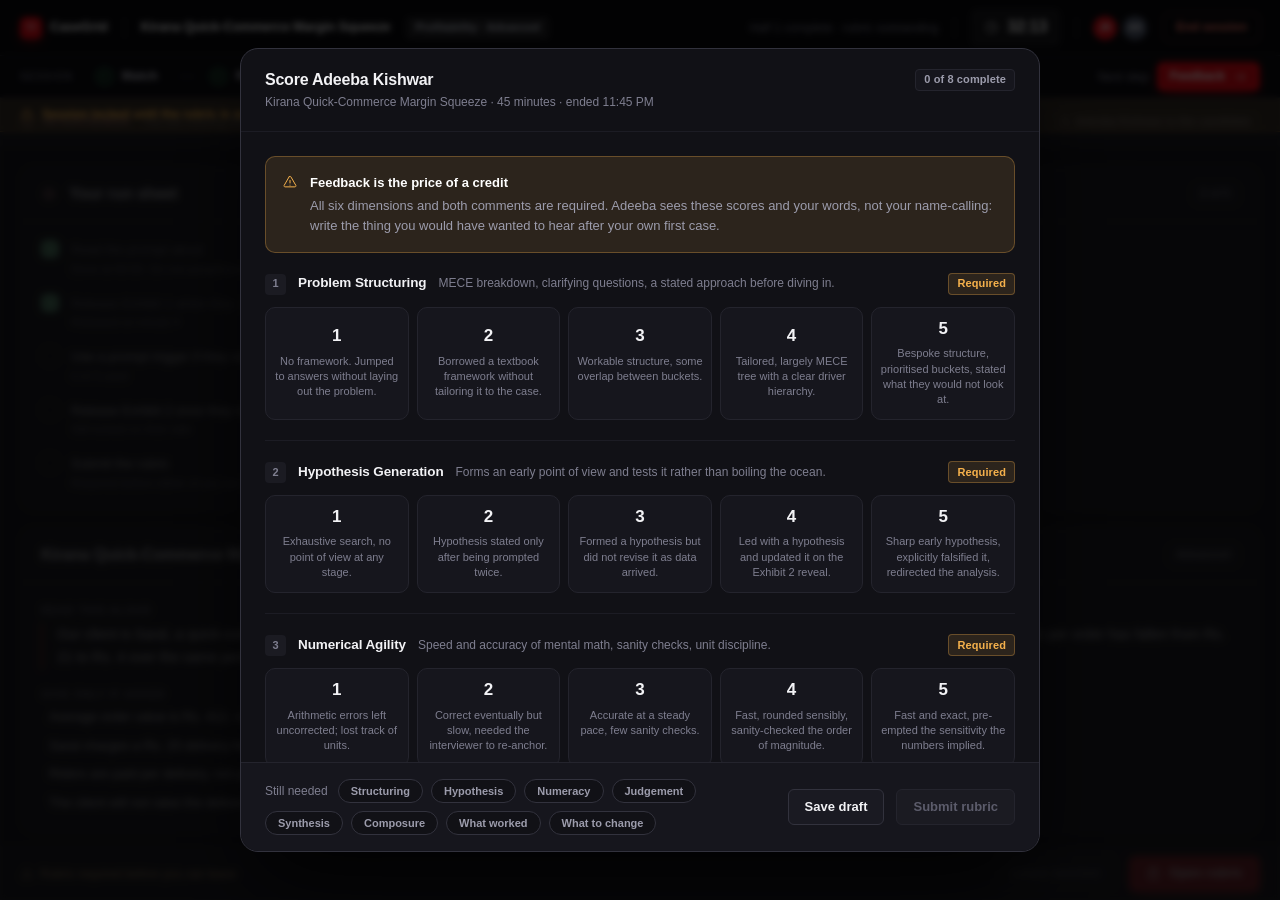
<file: screens/07-rubric-submission.html>
<!DOCTYPE html>
<html lang="en">
<head>
<meta charset="utf-8">
<title>Submit rubric - CaseGrid</title>
<link rel="stylesheet" href="../styles.css">
<style>
  .backdrop-pane { filter: blur(2px) saturate(.6); opacity: .5; pointer-events: none; user-select: none; }
  .gate-bar {
    position: fixed; top: 98px; left: 0; right: 0; z-index: 90;
    background: var(--warn-soft); border-bottom: 1px solid var(--warn-border);
    color: var(--warn); font-size: 12px; font-weight: 600;
    display: flex; align-items: center; gap: 8px; padding: 7px 20px;
  }
  .modal { max-width: 800px; }
</style>
</head>
<body data-flow="score">
<div class="terminal">
  <header class="terminal__bar" id="term-bar"></header>
  <div id="cg-flow" data-terminal="true"></div>
  <div class="gate-bar" id="gate-bar"></div>
  <div class="terminal__body">
    <div class="pane backdrop-pane" data-pane="interviewer" aria-hidden="true"></div>
  </div>
</div>

<div class="overlay" role="dialog" aria-modal="true" aria-labelledby="rubric-title" id="overlay">
  <div class="modal">
    <div class="modal__head">
      <div style="min-width:0">
        <h1 class="t-h2" id="rubric-title">Score Adeeba Kishwar</h1>
        <p class="t-xs subtle" style="margin-top:2px">Kirana Quick-Commerce Margin Squeeze &middot; 45 minutes &middot; ended 11:45 PM</p>
      </div>
      <div class="spacer"></div>
      <span class="badge" id="progress-badge">0 of 8 complete</span>
    </div>

    <div class="modal__body" id="modal-body">
      <div class="callout callout--warn" id="gate-callout"></div>

      <div id="dims" style="margin-top:20px"></div>

      <div class="hr"></div>

      <div class="stack" id="comments"></div>
    </div>

    <div class="modal__foot">
      <span class="t-xs subtle" id="foot-note"></span>
      <div class="spacer"></div>
      <button class="btn" type="button" id="save-btn">Save draft</button>
      <button class="btn btn--primary" type="button" id="submit-btn" disabled>Submit rubric</button>
    </div>
  </div>
</div>

<script src="../data.js"></script>
<script src="../app.js"></script>
<script src="../terminal.js"></script>
<script>
(function () {
  'use strict';
  var icon = CaseGrid.icon, D = CaseGrid.data;
  var MIN = 120;

  CaseGridTerminal.mount({ phase: 'Half 1 complete · rubric outstanding' });
  document.getElementById('gate-bar').innerHTML = icon('lock', 14) +
    'Session locked until the rubric is submitted. You cannot exit, rematch or start half 2 before this is done.';

  var state = {
    scores: {},
    strength: '',
    growth: '',
    touched: {},
    submitting: false,
    submitted: false
  };

  document.getElementById('gate-callout').innerHTML = icon('alert', 16) +
    '<div><strong>Feedback is the price of a credit</strong>' +
    '<span class="muted">All six dimensions and both comments are required. Adeeba sees these scores and your words, not your name-calling: ' +
    'write the thing you would have wanted to hear after your own first case.</span></div>';

  function renderDims() {
    var out = '';
    for (var i = 0; i < D.rubric.length; i++) {
      var d = D.rubric[i];
      var picked = state.scores[d.id];
      out += '<div class="rubric-item' + (picked ? ' rubric-item--done' : '') + '">' +
        '<div class="rubric-item__head"><span class="rubric-item__n">' + (picked ? icon('checkSm', 12) : (i + 1)) + '</span>' +
        '<h3 class="t-h3">' + d.label + '</h3>' +
        '<span class="t-xs subtle">' + d.blurb + '</span>' +
        '<span class="spacer"></span>' +
        (picked
          ? '<span class="badge badge--accent nowrap">' + picked + ' of 5</span>'
          : '<span class="badge badge--warn nowrap">Required</span>') +
        '</div><div class="scale" role="group" aria-label="' + d.label + ' score">';
      for (var v = 1; v <= 5; v++) {
        out += '<button class="scale__btn" type="button" aria-pressed="' + (picked === v) + '" ' +
          'data-dim="' + d.id + '" data-val="' + v + '">' +
          '<span class="scale__num">' + v + '</span>' +
          '<span class="scale__anchor">' + d.anchors[v] + '</span></button>';
      }
      out += '</div></div>';
    }
    document.getElementById('dims').innerHTML = out;

    var btns = document.querySelectorAll('[data-dim]');
    for (var b = 0; b < btns.length; b++) {
      btns[b].addEventListener('click', function () {
        var id = this.getAttribute('data-dim');
        state.scores[id] = parseInt(this.getAttribute('data-val'), 10);
        renderDims();
        refresh();
        jumpToNextGap(id);
      });
    }
  }

  /* After a score lands, carry the eye to the next thing that still needs one. */
  function jumpToNextGap(justScored) {
    var order = D.rubric.map(function (d) { return d.id; });
    var from = order.indexOf(justScored);
    for (var i = from + 1; i < order.length; i++) {
      if (!state.scores[order[i]]) { return scrollToDim(order[i]); }
    }
    for (var j = 0; j < from; j++) {
      if (!state.scores[order[j]]) { return scrollToDim(order[j]); }
    }
    if (state.strength.length < MIN) { focusBox('strength'); }
    else if (state.growth.length < MIN) { focusBox('growth'); }
  }

  function scrollToDim(id) {
    var el = document.querySelector('[data-dim="' + id + '"]');
    if (!el) { return; }
    var item = el.closest ? el.closest('.rubric-item') : el.parentNode.parentNode;
    if (item && item.scrollIntoView) { item.scrollIntoView({ behavior: 'smooth', block: 'center' }); }
  }

  function focusBox(key) {
    var ta = document.getElementById('ta-' + key);
    if (ta && ta.scrollIntoView) {
      ta.scrollIntoView({ behavior: 'smooth', block: 'center' });
      ta.focus({ preventScroll: true });
    }
  }

  function renderComments() {
    document.getElementById('comments').innerHTML =
      box('strength', 'What worked, specifically',
        'Name the moment. "Good structure" helps nobody; "you split fixed aircraft cost from variable turn cost before I gave you a number" does.',
        'At minute four she...') +
      box('growth', 'What to change before the next case',
        'One behaviour, one instruction. If they cannot act on it tomorrow morning, it is not feedback.',
        'Next time, lead with...');

    ['strength', 'growth'].forEach(function (k) {
      var ta = document.getElementById('ta-' + k);
      ta.addEventListener('input', function () {
        state[k] = this.value;
        updateCount(k);
        refresh();
      });
      ta.addEventListener('blur', function () {
        state.touched[k] = true;
        updateCount(k);
      });
    });

    function box(key, label, hint, placeholder) {
      var n = state[key].length;
      var short = n < MIN;
      return '<div class="field">' +
        '<div class="row"><label class="field__label" for="ta-' + key + '">' + label + '</label>' +
        '<span class="badge badge--warn" style="margin-left:6px">Required</span>' +
        '<span class="spacer"></span>' +
        '<span class="char-count" id="cc-' + key + '">' + n + ' / ' + MIN + ' minimum</span></div>' +
        '<textarea class="textarea' + (state.touched[key] && short ? ' textarea--invalid' : '') + '" id="ta-' + key + '" ' +
        'placeholder="' + placeholder + '" rows="4">' + CaseGrid.esc(state[key]) + '</textarea>' +
        '<span class="field__hint">' + hint + '</span></div>';
    }
  }

  function updateCount(key) {
    var n = state[key].length;
    var el = document.getElementById('cc-' + key);
    var ta = document.getElementById('ta-' + key);
    el.textContent = n < MIN ? (n + ' / ' + MIN + ' minimum') : (n + ' characters');
    el.className = 'char-count' + (n >= MIN ? ' char-count--ok' : (state.touched[key] ? ' char-count--over' : ''));
    if (n >= MIN) { ta.classList.remove('textarea--invalid'); }
  }

  function done() {
    var filled = 0;
    for (var i = 0; i < D.rubric.length; i++) { if (state.scores[D.rubric[i].id]) { filled++; } }
    if (state.strength.length >= MIN) { filled++; }
    if (state.growth.length >= MIN) { filled++; }
    return filled;
  }

  function refresh() {
    var n = done();
    var ready = n === 8;
    document.getElementById('progress-badge').textContent = n + ' of 8 complete';
    document.getElementById('progress-badge').className = 'badge' + (ready ? ' badge--ok' : '');

    var btn = document.getElementById('submit-btn');
    btn.disabled = !ready || state.submitting;
    btn.innerHTML = state.submitting ? '<span class="spinner spinner--invert"></span>Submitting' : 'Submit rubric';

    /* Every outstanding item is a button that takes you straight to it. */
    var missing = [];
    for (var i = 0; i < D.rubric.length; i++) {
      if (!state.scores[D.rubric[i].id]) {
        missing.push({ label: D.rubric[i].short, go: 'dim:' + D.rubric[i].id });
      }
    }
    if (state.strength.length < MIN) { missing.push({ label: 'What worked', go: 'box:strength' }); }
    if (state.growth.length < MIN) { missing.push({ label: 'What to change', go: 'box:growth' }); }

    var foot = document.getElementById('foot-note');
    if (ready) {
      foot.innerHTML = '<span style="color:var(--ok);display:flex;gap:6px;align-items:center">' +
        icon('checkSm', 14) + 'Ready to send. Adeeba is notified straight away.</span>';
      return;
    }

    var chips = '<span class="t-xs subtle nowrap" style="margin-right:2px">Still needed</span>';
    for (var m = 0; m < missing.length; m++) {
      chips += '<button class="chip" type="button" style="height:24px;font-size:11px" data-go="' + missing[m].go + '">' +
        missing[m].label + '</button>';
    }
    foot.innerHTML = '<span class="chips" style="align-items:center">' + chips + '</span>';

    var gos = foot.querySelectorAll('[data-go]');
    for (var g = 0; g < gos.length; g++) {
      gos[g].addEventListener('click', function () {
        var parts = this.getAttribute('data-go').split(':');
        if (parts[0] === 'dim') { scrollToDim(parts[1]); } else { focusBox(parts[1]); }
      });
    }
  }

  document.getElementById('submit-btn').addEventListener('click', function () {
    if (done() !== 8) { return; }
    state.submitting = true;
    refresh();
    FakeAPI.submitRubric({ scores: state.scores, partner: 'Adeeba Kishwar' }).then(function (res) {
      state.submitting = false;
      state.submitted = true;
      CaseGrid.syncChrome();
      renderDone(res);
      CaseGrid.toast('Rubric sent to Adeeba Kishwar', 'ok',
        'You earned a credit. Balance is now ' + res.credits + '.');
    });
  });

  document.getElementById('save-btn').addEventListener('click', function () {
    var b = this;
    b.disabled = true;
    b.innerHTML = '<span class="spinner"></span>Saving';
    FakeAPI.defer(function () {
      b.disabled = false;
      b.innerHTML = CaseGrid.icon('checkSm', 14) + 'Draft saved';
    }, 700);
  });

  function renderDone(res) {
    var avg = CaseGrid.average(state.scores);
    document.querySelector('.modal').innerHTML =
      '<div class="modal__body" style="text-align:center;padding:48px 40px">' +
      '<div style="width:52px;height:52px;border-radius:999px;background:var(--ok-soft);color:var(--ok);display:grid;place-items:center;margin:0 auto 16px">' + icon('check', 26) + '</div>' +
      '<h2 class="t-h1">Rubric submitted</h2>' +
      '<p class="t-body muted" style="margin:8px auto 0;max-width:44ch">Adeeba has been sent an average of ' + avg.toFixed(1) +
      ' out of 5 across six dimensions, with both of your comments. Sent at ' + res.submittedAt + '.</p>' +
      '<div class="grid grid--3" style="gap:12px;margin-top:24px;text-align:left">' +
      tile('Credit earned', '+1', 'Balance now ' + res.credits) +
      tile('Reliability', '96%', 'Unchanged') +
      tile('Session', 'Complete', 'Half 2 unlocks at 11:50 PM') + '</div>' +
      '<div class="row" style="justify-content:center;gap:10px;margin-top:28px">' +
      '<a class="btn btn--primary" href="02-dashboard.html">Back to dashboard</a>' +
      '<a class="btn" href="09-credit-ledger.html">See the ledger entry</a></div></div>';

    document.querySelector('.gate-bar').outerHTML =
      '<div class="gate-bar" style="background:var(--ok-soft);border-color:var(--ok-border);color:var(--ok)">' +
      icon('checkSm', 14) + 'Rubric submitted. The session is now unlocked for both of you.</div>';

    function tile(k, v, note) {
      return '<div class="card" style="padding:12px 14px"><div class="t-label">' + k + '</div>' +
        '<div style="font-size:18px;font-weight:650;margin-top:2px">' + v + '</div>' +
        '<div class="t-xs subtle">' + note + '</div></div>';
    }
  }

  renderDims();
  renderComments();
  refresh();
})();
</script>
</body>
</html>
</file>
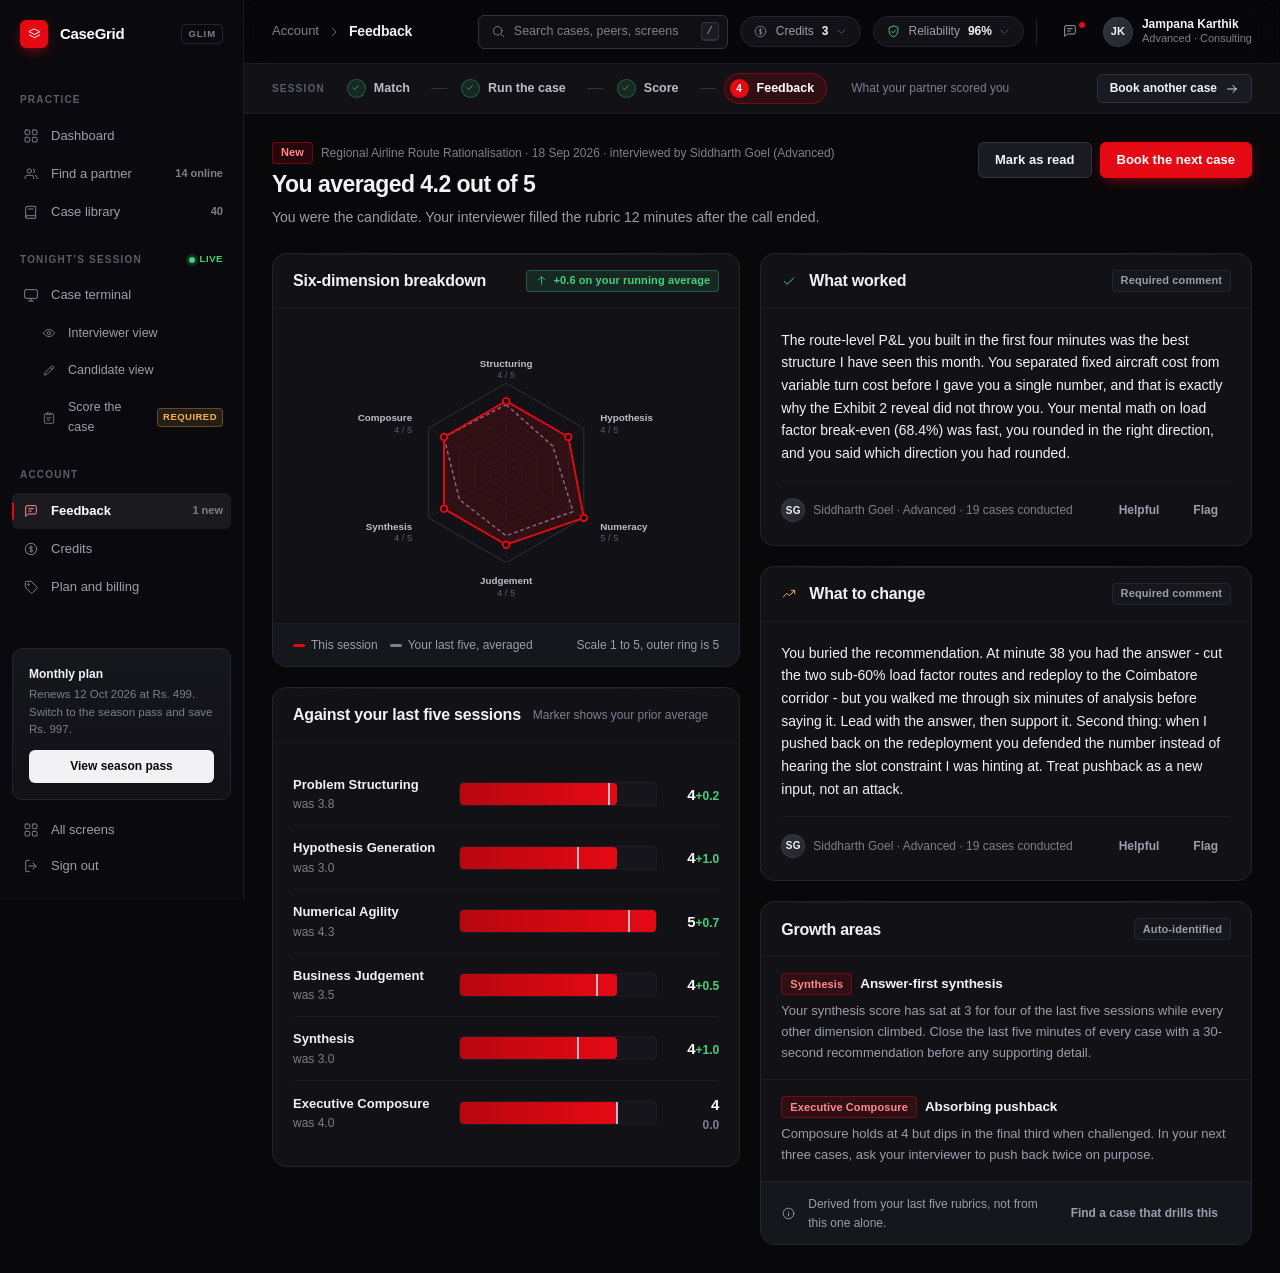
<file: screens/08-feedback-received.html>
<!DOCTYPE html>
<html lang="en">
<head>
<meta charset="utf-8">
<title>Feedback - CaseGrid</title>
<link rel="stylesheet" href="../styles.css">
</head>
<body data-flow="feedback">
<div class="app" data-screen="feedback" data-title="Feedback" data-section="Account">
  <aside class="sidebar" id="cg-sidebar"></aside>
  <div class="main">
    <header class="topbar" id="cg-topbar"></header>
    <div id="cg-flow"></div>
    <main class="content">

      <div class="page-head">
        <div class="page-head__text">
          <div class="row" style="gap:8px;margin-bottom:6px">
            <span class="badge badge--accent">New</span>
            <span class="t-xs subtle" id="head-meta"></span>
          </div>
          <h1 class="t-h1" id="head-title"></h1>
          <p class="t-body muted">You were the candidate. Your interviewer filled the rubric 12 minutes after the call ended.</p>
        </div>
        <div class="page-head__actions">
          <button class="btn" type="button" id="ack-btn">Mark as read</button>
          <a class="btn btn--primary" href="03-matching-queue.html">Book the next case</a>
        </div>
      </div>

      <div class="grid" style="grid-template-columns:minmax(0,1fr) minmax(0,1.05fr);align-items:start">

        <div class="stack">
          <section class="card">
            <div class="card__head">
              <h2 class="t-h2">Six-dimension breakdown</h2>
              <span class="badge badge--ok" id="avg-badge"></span>
            </div>
            <div class="card__body" id="radar-body" style="padding-bottom:8px"></div>
            <div class="card__foot" id="radar-legend"></div>
          </section>

          <section class="card">
            <div class="card__head">
              <h2 class="t-h2">Against your last five sessions</h2>
              <span class="t-xs subtle">Marker shows your prior average</span>
            </div>
            <div class="card__body" id="bars"></div>
          </section>
        </div>

        <div class="stack">
          <section class="card" id="comment-1"></section>
          <section class="card" id="comment-2"></section>

          <section class="card">
            <div class="card__head">
              <h2 class="t-h2">Growth areas</h2>
              <span class="badge">Auto-identified</span>
            </div>
            <div class="card__body card__body--flush" id="growth"></div>
            <div class="card__foot" id="growth-foot"></div>
          </section>
        </div>
      </div>

    </main>
  </div>
</div>

<script src="../data.js"></script>
<script src="../app.js"></script>
<script>
(function () {
  'use strict';
  var icon = CaseGrid.icon, D = CaseGrid.data;

  document.getElementById('radar-body').innerHTML = '<div class="sk sk--block" style="height:270px"></div>';
  document.getElementById('bars').innerHTML =
    '<div class="sk sk--line"></div><div class="sk sk--line" style="margin-top:16px"></div>' +
    '<div class="sk sk--line" style="margin-top:16px"></div><div class="sk sk--line" style="margin-top:16px"></div>';
  document.getElementById('comment-1').innerHTML = '<div class="card__body"><div class="sk sk--title"></div>' +
    '<div class="sk sk--line" style="margin-top:14px"></div><div class="sk sk--line" style="margin-top:10px;width:88%"></div>' +
    '<div class="sk sk--line" style="margin-top:10px;width:76%"></div></div>';
  document.getElementById('comment-2').innerHTML = document.getElementById('comment-1').innerHTML;

  FakeAPI.getFeedback().then(render);

  function render(f) {
    var avg = CaseGrid.average(f.scores);
    var prevAvg = CaseGrid.average(f.previousAverage);

    document.getElementById('head-meta').textContent =
      f.caseTitle + ' · ' + f.date + ' · interviewed by ' + f.interviewer + ' (' + f.interviewerTier + ')';
    document.getElementById('head-title').textContent =
      'You averaged ' + avg.toFixed(1) + ' out of 5';
    document.getElementById('avg-badge').innerHTML =
      icon('arrowUp', 13) + '+' + (avg - prevAvg).toFixed(1) + ' on your running average';

    document.getElementById('radar-body').innerHTML = radar(f);
    document.getElementById('radar-legend').innerHTML =
      '<span class="row" style="gap:6px"><span style="width:12px;height:3px;background:var(--accent);border-radius:2px"></span>This session</span>' +
      '<span class="row" style="gap:6px"><span style="width:12px;height:3px;background:var(--n-500);border-radius:2px"></span>Your last five, averaged</span>' +
      '<span class="spacer"></span><span>Scale 1 to 5, outer ring is 5</span>';

    renderBars(f);
    renderComments(f);
    renderGrowth(f);
  }

  /* Hexagonal radar, drawn by hand - six axes, two polygons. */
  function radar(f) {
    var size = 300, cx = size / 2, cy = size / 2 + 4, r = 96;
    var dims = D.rubric;
    var out = '<svg viewBox="0 0 ' + size + ' ' + (size + 6) + '" width="100%" height="286" role="img" ' +
      'aria-label="Radar chart of six rubric scores, all four or five out of five">';

    function pt(i, value) {
      var a = (Math.PI * 2 * i) / 6 - Math.PI / 2;
      var rad = (value / 5) * r;
      return [cx + Math.cos(a) * rad, cy + Math.sin(a) * rad];
    }

    /* rings */
    for (var ring = 1; ring <= 5; ring++) {
      var pts = [];
      for (var i = 0; i < 6; i++) { pts.push(pt(i, ring).map(function (n) { return n.toFixed(1); }).join(',')); }
      out += '<polygon points="' + pts.join(' ') + '" fill="none" stroke="var(--border' + (ring === 5 ? '-strong' : '-subtle') + ')" stroke-width="1"/>';
    }
    /* spokes + labels */
    for (var s = 0; s < 6; s++) {
      var end = pt(s, 5);
      out += '<line x1="' + cx + '" y1="' + cy + '" x2="' + end[0].toFixed(1) + '" y2="' + end[1].toFixed(1) +
        '" stroke="var(--border-subtle)" stroke-width="1"/>';
      var lp = pt(s, 6.05);
      var anchor = Math.abs(lp[0] - cx) < 4 ? 'middle' : (lp[0] > cx ? 'start' : 'end');
      out += '<text x="' + lp[0].toFixed(1) + '" y="' + (lp[1] + 3).toFixed(1) + '" text-anchor="' + anchor +
        '" font-size="10.5" font-weight="600" fill="var(--n-700)">' + dims[s].short + '</text>';
      var score = f.scores[dims[s].id];
      var sp = pt(s, 6.05);
      out += '<text x="' + sp[0].toFixed(1) + '" y="' + (sp[1] + 15).toFixed(1) + '" text-anchor="' + anchor +
        '" font-size="10" fill="var(--n-400)">' + score + ' / 5</text>';
    }
    /* previous average polygon */
    var prev = [], cur = [];
    for (var k = 0; k < 6; k++) {
      prev.push(pt(k, f.previousAverage[dims[k].id]).map(function (n) { return n.toFixed(1); }).join(','));
      cur.push(pt(k, f.scores[dims[k].id]).map(function (n) { return n.toFixed(1); }).join(','));
    }
    out += '<polygon points="' + prev.join(' ') + '" fill="none" stroke="var(--n-500)" stroke-width="1.5" stroke-dasharray="4 3"/>';
    out += '<polygon points="' + cur.join(' ') + '" fill="var(--accent)" fill-opacity=".14" stroke="var(--accent)" stroke-width="2" stroke-linejoin="round"/>';
    for (var d = 0; d < 6; d++) {
      var c = pt(d, f.scores[dims[d].id]);
      out += '<circle cx="' + c[0].toFixed(1) + '" cy="' + c[1].toFixed(1) + '" r="3.5" fill="var(--n-0)" stroke="var(--accent)" stroke-width="2"/>';
    }
    return out + '</svg>';
  }

  function renderBars(f) {
    var out = '';
    for (var i = 0; i < D.rubric.length; i++) {
      var d = D.rubric[i];
      var now = f.scores[d.id], was = f.previousAverage[d.id];
      var diff = Math.round((now - was) * 10) / 10;
      out += '<div class="scorebar">' +
        '<div><div class="t-sm" style="font-weight:550">' + d.label + '</div>' +
        '<div class="t-xs subtle">was ' + was.toFixed(1) + '</div></div>' +
        '<div class="scorebar__track">' +
        '<div class="scorebar__fill" style="width:' + (now / 5 * 100) + '%"></div>' +
        '<div class="scorebar__prev" style="left:calc(' + (was / 5 * 100) + '% - 1px)"></div></div>' +
        '<div class="scorebar__val">' + now +
        '<div class="t-xs ' + (diff > 0 ? 'delta delta--up' : (diff < 0 ? 'delta delta--down' : 'subtle')) + '" style="justify-content:flex-end">' +
        (diff > 0 ? '+' : '') + diff.toFixed(1) + '</div></div>' +
        '</div>';
    }
    document.getElementById('bars').innerHTML = out;
  }

  function renderComments(f) {
    document.getElementById('comment-1').innerHTML = commentCard(
      'What worked', f.comments.strength, 'ok', 'check', f);
    document.getElementById('comment-2').innerHTML = commentCard(
      'What to change', f.comments.growth, 'warn', 'trend', f);
  }

  function commentCard(title, body, tone, ic, f) {
    return '<div class="card__head">' +
      '<span style="color:var(--' + (tone === 'ok' ? 'ok' : 'warn') + ')">' + icon(ic, 16) + '</span>' +
      '<h2 class="t-h2">' + title + '</h2>' +
      '<span class="badge" style="margin-left:auto">Required comment</span></div>' +
      '<div class="card__body">' +
      '<p class="t-body">' + body + '</p>' +
      '<div class="row" style="gap:8px;margin-top:16px;padding-top:14px;border-top:1px solid var(--border-subtle)">' +
      '<span class="avatar" style="width:24px;height:24px;font-size:10px">' + f.interviewerInitials + '</span>' +
      '<span class="t-xs subtle">' + f.interviewer + ' · ' + f.interviewerTier + ' · 19 cases conducted</span>' +
      '<span class="spacer"></span>' +
      '<button class="btn btn--ghost btn--sm" type="button">Helpful</button>' +
      '<button class="btn btn--ghost btn--sm" type="button">Flag</button></div></div>';
  }

  function renderGrowth(f) {
    var out = '';
    for (var i = 0; i < f.growthAreas.length; i++) {
      var g = f.growthAreas[i];
      out += '<div style="padding:16px 20px;border-bottom:1px solid var(--border-subtle)">' +
        '<div class="row" style="gap:8px"><span class="badge badge--accent">' + g.dimension + '</span>' +
        '<span class="t-h3">' + g.title + '</span></div>' +
        '<p class="t-sm muted" style="margin-top:6px">' + g.detail + '</p></div>';
    }
    document.getElementById('growth').innerHTML = out;
    document.getElementById('growth-foot').innerHTML =
      icon('info', 15) + '<span>Derived from your last five rubrics, not from this one alone.</span>' +
      '<a class="btn btn--ghost btn--sm" href="10-case-library.html" style="margin-left:auto">Find a case that drills this</a>';
  }

  document.getElementById('ack-btn').addEventListener('click', function () {
    var b = this;
    b.disabled = true;
    b.innerHTML = '<span class="spinner"></span>Saving';
    FakeAPI.defer(function () {
      b.outerHTML = '<span class="badge badge--ok" style="height:34px;padding:0 12px">' + icon('checkSm', 13) + 'Marked as read</span>';
      var n = document.querySelector('.badge--accent');
      if (n && n.textContent === 'New') { n.outerHTML = '<span class="badge">Read</span>'; }
    }, 600);
  });
})();
</script>
</body>
</html>
</file>
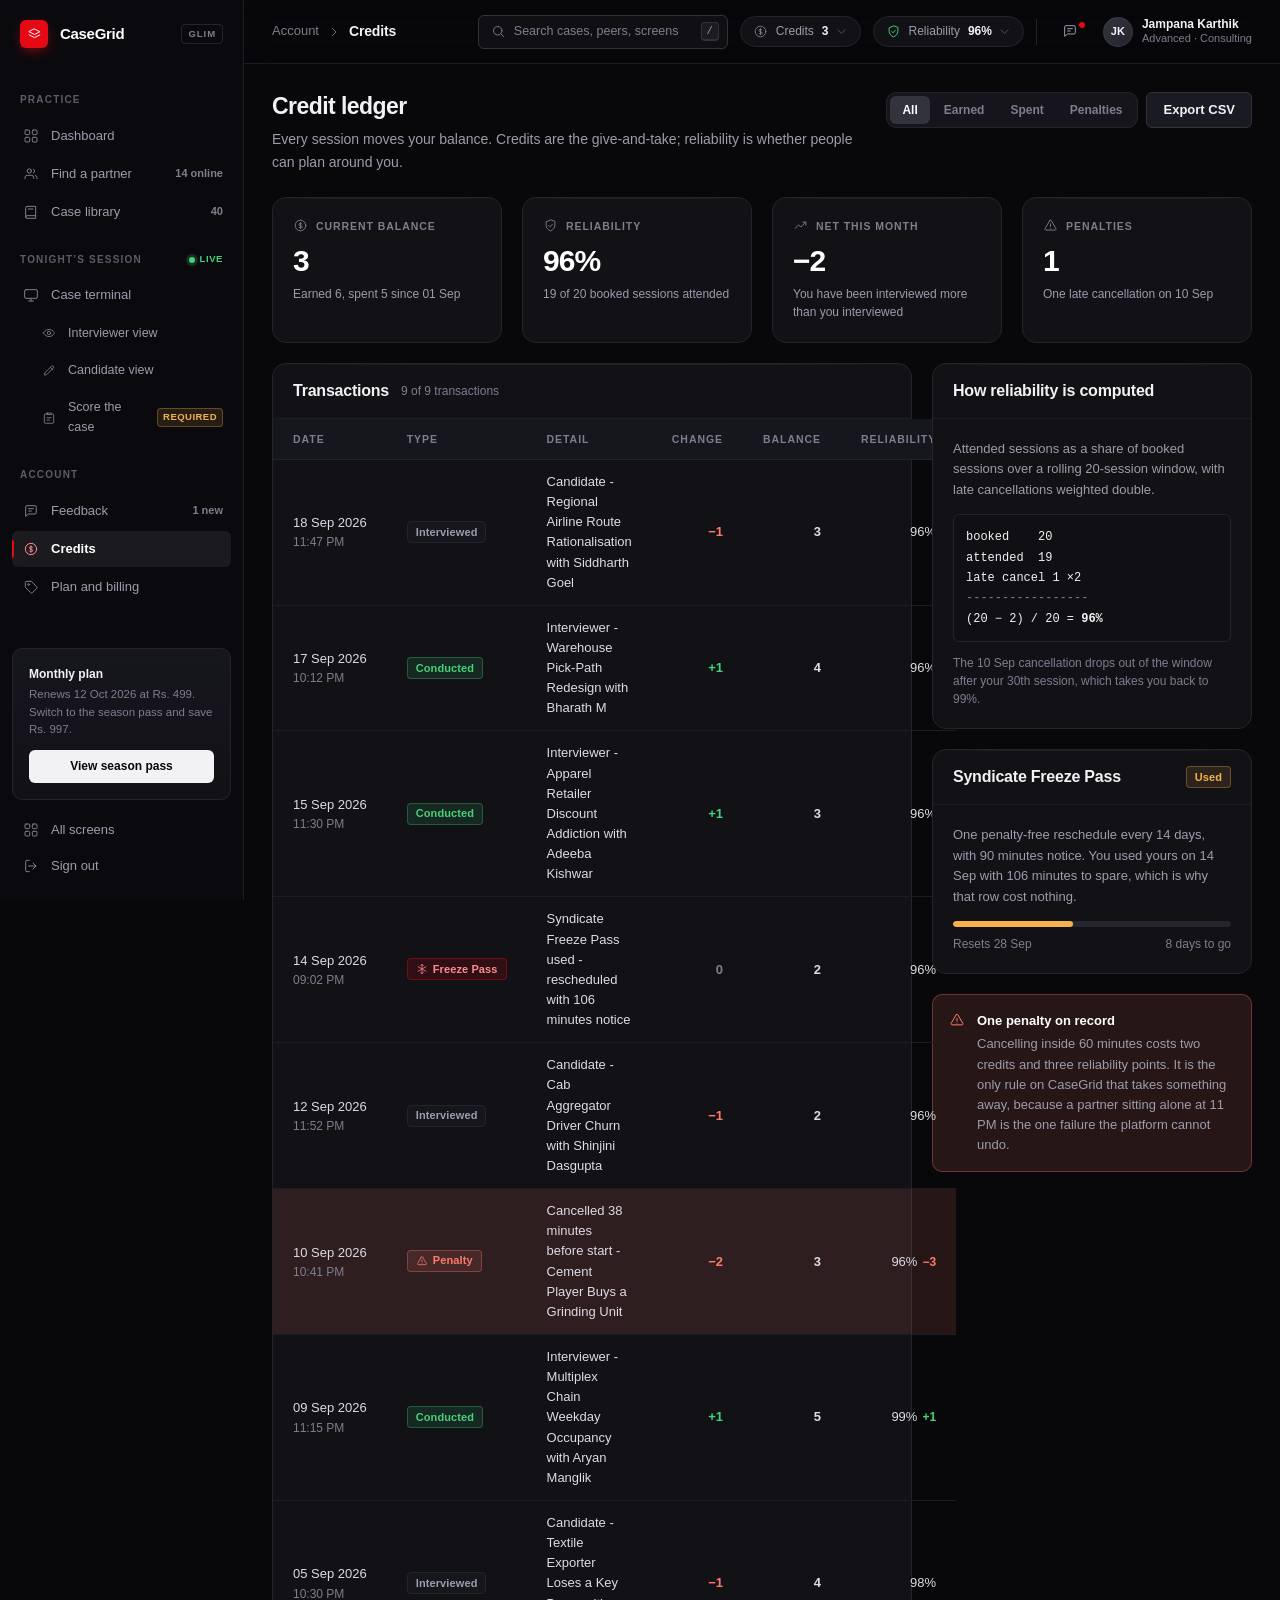
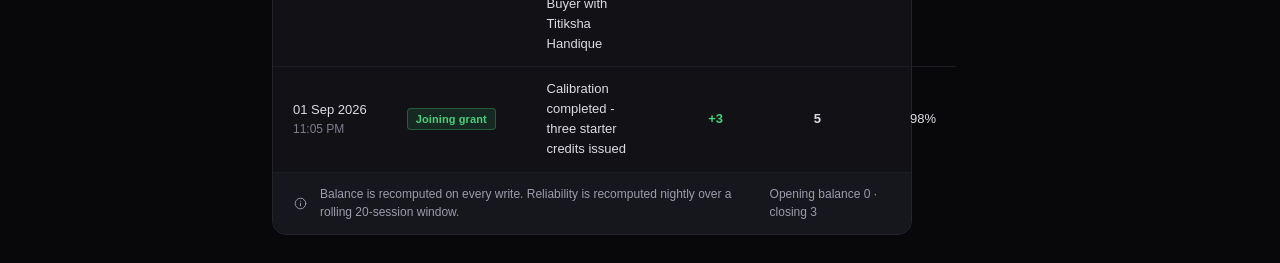
<file: screens/09-credit-ledger.html>
<!DOCTYPE html>
<html lang="en">
<head>
<meta charset="utf-8">
<title>Credits - CaseGrid</title>
<link rel="stylesheet" href="../styles.css">
</head>
<body>
<div class="app" data-screen="credits" data-title="Credits" data-section="Account">
  <aside class="sidebar" id="cg-sidebar"></aside>
  <div class="main">
    <header class="topbar" id="cg-topbar"></header>
    <main class="content">

      <div class="page-head">
        <div class="page-head__text">
          <h1 class="t-h1">Credit ledger</h1>
          <p class="t-body muted">Every session moves your balance. Credits are the give-and-take; reliability is whether people can plan around you.</p>
        </div>
        <div class="page-head__actions">
          <div class="segmented" role="group" aria-label="Filter ledger">
            <button type="button" aria-pressed="true" data-filter="all">All</button>
            <button type="button" aria-pressed="false" data-filter="earn">Earned</button>
            <button type="button" aria-pressed="false" data-filter="spend">Spent</button>
            <button type="button" aria-pressed="false" data-filter="penalty">Penalties</button>
          </div>
          <button class="btn" type="button" id="export-btn">Export CSV</button>
        </div>
      </div>

      <div class="grid grid--4" style="margin-bottom:20px" id="summary"></div>

      <div class="grid" style="grid-template-columns:minmax(0,1fr) 320px;align-items:start">
        <section class="card">
          <div class="card__head">
            <h2 class="t-h2">Transactions</h2>
            <span class="t-xs subtle" id="row-count"></span>
          </div>
          <div class="card__body card__body--flush">
            <table class="table">
              <thead>
                <tr>
                  <th style="width:112px">Date</th>
                  <th style="width:116px">Type</th>
                  <th>Detail</th>
                  <th style="width:74px" class="num">Change</th>
                  <th style="width:74px" class="num">Balance</th>
                  <th style="width:104px" class="num">Reliability</th>
                </tr>
              </thead>
              <tbody id="ledger-body"></tbody>
            </table>
          </div>
          <div class="card__foot" id="ledger-foot"></div>
        </section>

        <div class="stack">
          <section class="card">
            <div class="card__head"><h2 class="t-h2">How reliability is computed</h2></div>
            <div class="card__body">
              <p class="t-sm muted">Attended sessions as a share of booked sessions over a rolling 20-session window, with late cancellations weighted double.</p>
              <div class="mono" style="margin-top:14px;background:var(--n-50);border:1px solid var(--border);border-radius:var(--r-sm);padding:12px;line-height:1.7">
                booked&nbsp;&nbsp;&nbsp;&nbsp;20<br>
                attended&nbsp;&nbsp;19<br>
                late&nbsp;cancel&nbsp;1&nbsp;&times;2<br>
                <span style="color:var(--text-subtle)">-----------------</span><br>
                (20&nbsp;&minus;&nbsp;2)&nbsp;/&nbsp;20&nbsp;=&nbsp;<b>96%</b>
              </div>
              <p class="t-xs subtle" style="margin-top:12px">The 10 Sep cancellation drops out of the window after your 30th session, which takes you back to 99%.</p>
            </div>
          </section>

          <section class="card">
            <div class="card__head">
              <h2 class="t-h2">Syndicate Freeze Pass</h2>
              <span class="badge badge--warn">Used</span>
            </div>
            <div class="card__body">
              <p class="t-sm muted">One penalty-free reschedule every 14 days, with 90 minutes notice. You used yours on 14 Sep with 106 minutes to spare, which is why that row cost nothing.</p>
              <div class="bar" style="margin-top:14px"><div class="bar__fill bar__fill--warn" style="width:43%"></div></div>
              <div class="row row--between" style="margin-top:8px">
                <span class="t-xs subtle">Resets 28 Sep</span>
                <span class="t-xs subtle tnum">8 days to go</span>
              </div>
            </div>
          </section>

          <div class="callout callout--danger" id="penalty-note"></div>
        </div>
      </div>

    </main>
  </div>
</div>

<script src="../data.js"></script>
<script src="../app.js"></script>
<script>
(function () {
  'use strict';
  var icon = CaseGrid.icon, D = CaseGrid.data;
  var filter = 'all', rows = [];

  document.getElementById('summary').innerHTML = skeleton(4);
  document.getElementById('ledger-body').innerHTML =
    '<tr><td colspan="6" style="padding:20px">' +
    '<div class="sk sk--line"></div><div class="sk sk--line" style="margin-top:14px;width:88%"></div>' +
    '<div class="sk sk--line" style="margin-top:14px;width:94%"></div>' +
    '<div class="sk sk--line" style="margin-top:14px;width:80%"></div></td></tr>';

  document.getElementById('penalty-note').innerHTML = icon('alert', 16) +
    '<div><strong>One penalty on record</strong><span class="muted">Cancelling inside 60 minutes costs two credits and three reliability points. ' +
    'It is the only rule on CaseGrid that takes something away, because a partner sitting alone at 11 PM is the one failure the platform cannot undo.</span></div>';

  FakeAPI.getLedger().then(function (data) {
    rows = data;
    renderSummary();
    renderRows();
  });

  function skeleton(n) {
    var s = '';
    for (var i = 0; i < n; i++) {
      s += '<div class="card stat"><div class="sk sk--line" style="width:44%"></div>' +
        '<div class="sk" style="height:28px;width:56%;margin-top:14px"></div>' +
        '<div class="sk sk--line" style="width:72%;margin-top:12px"></div></div>';
    }
    return s;
  }

  function renderSummary() {
    var earned = 0, spent = 0, penalties = 0;
    for (var i = 0; i < rows.length; i++) {
      if (rows[i].delta > 0) { earned += rows[i].delta; }
      if (rows[i].delta < 0) { spent += Math.abs(rows[i].delta); }
      if (rows[i].type === 'Penalty') { penalties++; }
    }
    document.getElementById('summary').innerHTML =
      tile('coin', 'Current balance', D.user.credits, 'Earned ' + earned + ', spent ' + spent + ' since 01 Sep') +
      tile('shield', 'Reliability', D.user.reliability + '%', '19 of 20 booked sessions attended') +
      tile('trend', 'Net this month', '−2', 'You have been interviewed more than you interviewed') +
      tile('alert', 'Penalties', penalties, 'One late cancellation on 10 Sep');

    function tile(ic, label, value, meta) {
      return '<div class="card stat">' +
        '<div class="stat__label">' + icon(ic, 15) + '<span class="t-label" style="color:inherit">' + label + '</span></div>' +
        '<div class="stat__value">' + value + '</div>' +
        '<div class="stat__meta">' + meta + '</div></div>';
    }
  }

  function keep(r) {
    if (filter === 'all') { return true; }
    if (filter === 'earn') { return r.delta > 0; }
    if (filter === 'spend') { return r.delta < 0 && r.type !== 'Penalty'; }
    return r.type === 'Penalty';
  }

  function renderRows() {
    var out = '', shown = 0;
    for (var i = 0; i < rows.length; i++) {
      var r = rows[i];
      if (!keep(r)) { continue; }
      shown++;
      var tone = r.delta > 0 ? 'var(--ok)' : (r.delta < 0 ? 'var(--danger)' : 'var(--text-subtle)');
      var badge = r.badge === 'penalty' ? 'badge badge--danger'
        : (r.badge === 'freeze' ? 'badge badge--accent'
        : (r.delta > 0 ? 'badge badge--ok' : 'badge'));
      out += '<tr' + (r.badge === 'penalty' ? ' style="background:var(--danger-soft)"' : '') + '>' +
        '<td class="nowrap"><div>' + r.date + '</div><div class="t-xs subtle">' + r.time + '</div></td>' +
        '<td><span class="' + badge + '">' +
        (r.badge === 'penalty' ? icon('alert', 12) : (r.badge === 'freeze' ? icon('snowflake', 12) : '')) +
        r.type + '</span></td>' +
        '<td class="muted">' + r.description + '</td>' +
        '<td class="num tnum" style="color:' + tone + ';font-weight:650">' +
        (r.delta > 0 ? '+' : (r.delta < 0 ? '−' : '')) + Math.abs(r.delta) + '</td>' +
        '<td class="num tnum" style="font-weight:600">' + r.balance + '</td>' +
        '<td class="num tnum">' + r.reliability + '%' +
        (r.reliabilityDelta ? '<span class="delta ' + (r.reliabilityDelta > 0 ? 'delta--up' : 'delta--down') + '" style="margin-left:5px">' +
          (r.reliabilityDelta > 0 ? '+' : '−') + Math.abs(r.reliabilityDelta) + '</span>' : '') +
        '</td></tr>';
    }

    if (!shown) {
      out = '<tr><td colspan="6"><div class="empty" style="padding:48px 24px">' +
        '<div class="empty__icon">' + icon('coin', 22) + '</div>' +
        '<h3 class="t-h2">Nothing under this filter</h3>' +
        '<p>You have no transactions of this kind in the current window. Try "All".</p></div></td></tr>';
    }

    document.getElementById('ledger-body').innerHTML = out;
    document.getElementById('row-count').textContent = shown + ' of ' + rows.length + ' transactions';
    document.getElementById('ledger-foot').innerHTML =
      icon('info', 15) + '<span>Balance is recomputed on every write. Reliability is recomputed nightly over a rolling 20-session window.</span>' +
      '<span class="spacer"></span><span class="tnum">Opening balance 0 &middot; closing ' + D.user.credits + '</span>';
  }

  var segs = document.querySelectorAll('[data-filter]');
  for (var i = 0; i < segs.length; i++) {
    segs[i].addEventListener('click', function () {
      filter = this.getAttribute('data-filter');
      for (var j = 0; j < segs.length; j++) {
        segs[j].setAttribute('aria-pressed', segs[j] === this ? 'true' : 'false');
      }
      renderRows();
    }.bind(segs[i]));
  }

  document.getElementById('export-btn').addEventListener('click', function () {
    var b = this;
    b.disabled = true;
    b.innerHTML = '<span class="spinner"></span>Preparing';
    FakeAPI.defer(function () {
      b.disabled = false;
      b.innerHTML = icon('checkSm', 14) + 'Ready to download';
    }, 900);
  });
})();
</script>
</body>
</html>
</file>
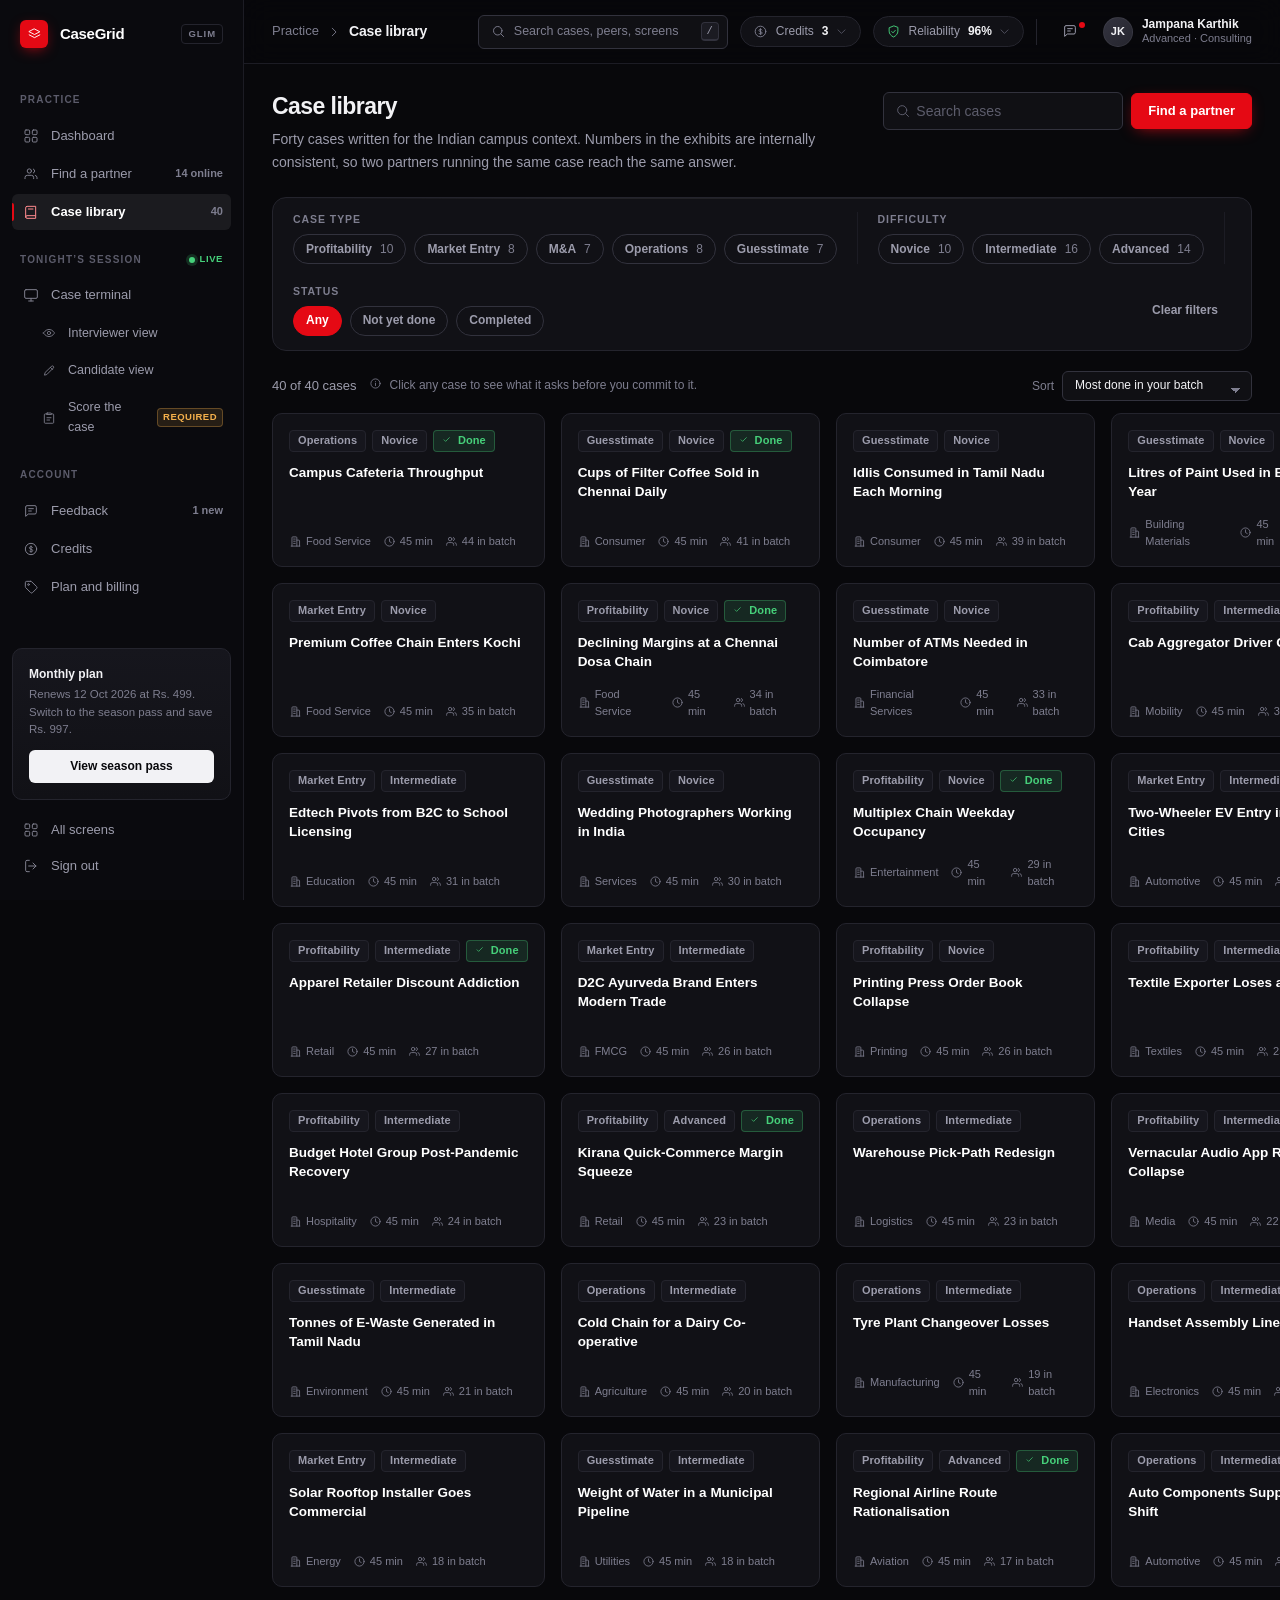
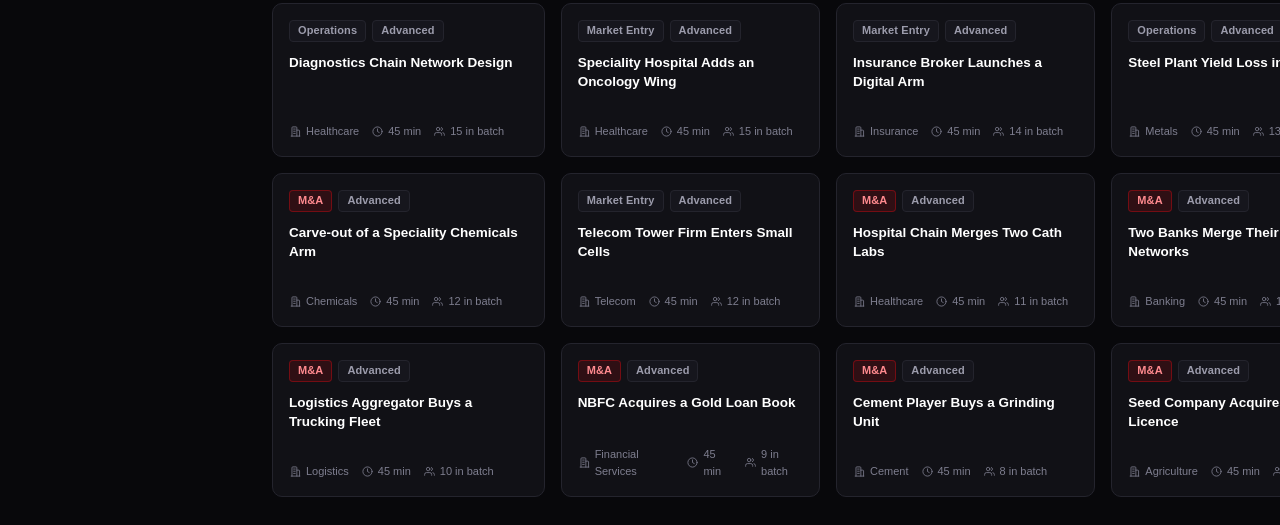
<file: screens/10-case-library.html>
<!DOCTYPE html>
<html lang="en">
<head>
<meta charset="utf-8">
<title>Case library - CaseGrid</title>
<link rel="stylesheet" href="../styles.css">
</head>
<body>
<div class="app" data-screen="library" data-title="Case library" data-section="Practice">
  <aside class="sidebar" id="cg-sidebar"></aside>
  <div class="main">
    <header class="topbar" id="cg-topbar"></header>
    <main class="content">

      <div class="page-head">
        <div class="page-head__text">
          <h1 class="t-h1">Case library</h1>
          <p class="t-body muted">Forty cases written for the Indian campus context. Numbers in the exhibits are internally consistent, so two partners running the same case reach the same answer.</p>
        </div>
        <div class="page-head__actions">
          <div class="input-affix" style="width:240px" id="search-wrap">
            <input class="input" id="search" placeholder="Search cases" aria-label="Search cases">
          </div>
          <a class="btn btn--primary" href="03-matching-queue.html">Find a partner</a>
        </div>
      </div>

      <div class="card" style="padding:14px 20px;margin-bottom:20px">
        <div class="row" style="gap:20px;align-items:flex-start;flex-wrap:wrap">
          <div>
            <div class="t-label" style="margin-bottom:7px">Case type</div>
            <div class="chips" id="type-chips"></div>
          </div>
          <div style="width:1px;align-self:stretch;background:var(--border-subtle)"></div>
          <div>
            <div class="t-label" style="margin-bottom:7px">Difficulty</div>
            <div class="chips" id="diff-chips"></div>
          </div>
          <div style="width:1px;align-self:stretch;background:var(--border-subtle)"></div>
          <div>
            <div class="t-label" style="margin-bottom:7px">Status</div>
            <div class="chips" id="status-chips"></div>
          </div>
          <div class="spacer"></div>
          <div style="align-self:center">
            <button class="btn btn--ghost btn--sm" type="button" id="clear-btn">Clear filters</button>
          </div>
        </div>
      </div>

      <div class="row row--between" style="margin-bottom:12px">
        <div class="row" style="gap:12px">
          <span class="t-sm muted" id="result-count"></span>
          <span class="hint" id="grid-hint"></span>
        </div>
        <div class="row" style="gap:8px">
          <span class="t-xs subtle">Sort</span>
          <select class="select" id="sort" style="width:190px;height:30px;font-size:12px">
            <option value="popular">Most done in your batch</option>
            <option value="az">Title, A to Z</option>
            <option value="difficulty">Difficulty, hardest first</option>
          </select>
        </div>
      </div>

      <div class="case-grid" id="grid"></div>

    </main>
  </div>
</div>

<script src="../data.js"></script>
<script src="../app.js"></script>
<script>
(function () {
  'use strict';
  var icon = CaseGrid.icon, D = CaseGrid.data;
  var all = [], types = [], diffs = [], status = 'any', q = '', sort = 'popular';

  document.getElementById('search-wrap').insertAdjacentHTML('afterbegin', icon('search', 16));
  document.getElementById('grid-hint').innerHTML =
    icon('info', 13) + '<span>Click any case to see what it asks before you commit to it.</span>';

  document.getElementById('grid').innerHTML = (function () {
    var s = '';
    for (var i = 0; i < 12; i++) {
      s += '<div class="card" style="padding:16px;min-height:152px">' +
        '<div class="sk sk--line" style="width:34%"></div>' +
        '<div class="sk sk--line" style="margin-top:14px"></div>' +
        '<div class="sk sk--line" style="margin-top:8px;width:72%"></div>' +
        '<div class="sk sk--line" style="margin-top:24px;width:56%"></div></div>';
    }
    return s;
  })();

  FakeAPI.getCases().then(function (data) {
    all = data;
    renderChips();
    renderGrid();

    /* The command palette links straight to a case, so honour ?case= */
    var m = /[?&]case=(cs-\d+)/.exec(window.location.search);
    if (m) { openCase(m[1]); }
  });

  function counts(key, value) {
    var n = 0;
    for (var i = 0; i < all.length; i++) { if (all[i][key] === value) { n++; } }
    return n;
  }

  function renderChips() {
    var t = '';
    for (var i = 0; i < D.caseTypes.length; i++) {
      var on = types.indexOf(D.caseTypes[i]) > -1;
      t += '<button class="chip" type="button" aria-pressed="' + on + '" data-type="' + D.caseTypes[i] + '">' +
        (on ? icon('checkSm', 12) : '') + D.caseTypes[i] +
        '<span class="chip__n">' + counts('type', D.caseTypes[i]) + '</span></button>';
    }
    document.getElementById('type-chips').innerHTML = t;

    var d = '';
    for (var j = 0; j < D.difficulties.length; j++) {
      var onD = diffs.indexOf(D.difficulties[j]) > -1;
      d += '<button class="chip" type="button" aria-pressed="' + onD + '" data-diff="' + D.difficulties[j] + '">' +
        (onD ? icon('checkSm', 12) : '') + D.difficulties[j] +
        '<span class="chip__n">' + counts('difficulty', D.difficulties[j]) + '</span></button>';
    }
    document.getElementById('diff-chips').innerHTML = d;

    var opts = [['any', 'Any'], ['todo', 'Not yet done'], ['done', 'Completed']];
    var s = '';
    for (var k = 0; k < opts.length; k++) {
      s += '<button class="chip" type="button" aria-pressed="' + (status === opts[k][0]) + '" data-status="' + opts[k][0] + '">' +
        opts[k][1] + '</button>';
    }
    document.getElementById('status-chips').innerHTML = s;

    bind('[data-type]', function (el) {
      var v = el.getAttribute('data-type'), i = types.indexOf(v);
      if (i > -1) { types.splice(i, 1); } else { types.push(v); }
    });
    bind('[data-diff]', function (el) {
      var v = el.getAttribute('data-diff'), i = diffs.indexOf(v);
      if (i > -1) { diffs.splice(i, 1); } else { diffs.push(v); }
    });
    bind('[data-status]', function (el) { status = el.getAttribute('data-status'); });
  }

  function bind(sel, fn) {
    var els = document.querySelectorAll(sel);
    for (var i = 0; i < els.length; i++) {
      (function (el) {
        el.addEventListener('click', function () { fn(el); renderChips(); renderGrid(); });
      })(els[i]);
    }
  }

  function filtered() {
    var out = all.filter(function (c) {
      if (types.length && types.indexOf(c.type) === -1) { return false; }
      if (diffs.length && diffs.indexOf(c.difficulty) === -1) { return false; }
      if (status === 'done' && !c.done) { return false; }
      if (status === 'todo' && c.done) { return false; }
      if (q && (c.title + ' ' + c.industry).toLowerCase().indexOf(q.toLowerCase()) === -1) { return false; }
      return true;
    });
    var order = { Novice: 1, Intermediate: 2, Advanced: 3 };
    out.sort(function (a, b) {
      if (sort === 'az') { return a.title < b.title ? -1 : 1; }
      if (sort === 'difficulty') { return order[b.difficulty] - order[a.difficulty]; }
      return b.batchCompletions - a.batchCompletions;
    });
    return out;
  }

  function renderGrid() {
    var list = filtered();
    var grid = document.getElementById('grid');
    document.getElementById('result-count').textContent =
      list.length + ' of ' + all.length + ' cases' +
      (types.length || diffs.length || status !== 'any' || q ? ' after filtering' : '');

    if (!list.length) {
      grid.innerHTML = '<div style="grid-column:1/-1"><div class="card"><div class="empty">' +
        '<div class="empty__icon">' + icon('book', 22) + '</div>' +
        '<h3 class="t-h2">No cases match those filters</h3>' +
        '<p>Try dropping the difficulty filter. Of the 40 cases, 9 are M&amp;A and they are all Advanced.</p>' +
        '<button class="btn" type="button" id="empty-clear" style="margin-top:20px">Clear filters</button>' +
        '</div></div></div>';
      document.getElementById('empty-clear').addEventListener('click', clearAll);
      return;
    }

    var out = '';
    for (var i = 0; i < list.length; i++) {
      var c = list[i];
      out += '<button class="case-card" type="button" data-case="' + c.id + '">' +
        '<div class="row" style="gap:6px">' +
        '<span class="badge' + (c.type === 'M&A' ? ' badge--accent' : '') + '">' + c.type + '</span>' +
        '<span class="badge">' + c.difficulty + '</span>' +
        (c.done ? '<span class="badge badge--ok" style="margin-left:auto">' + icon('checkSm', 11) + 'Done</span>' : '') +
        '</div>' +
        '<div class="case-card__title">' + c.title + '</div>' +
        '<div class="case-card__meta">' +
        '<span>' + icon('building', 13) + c.industry + '</span>' +
        '<span>' + icon('clock', 13) + c.duration + ' min</span>' +
        '<span style="margin-left:auto">' + icon('users', 13) + c.batchCompletions + ' in batch</span>' +
        '</div></button>';
    }
    grid.innerHTML = out;

    var cards = grid.querySelectorAll('[data-case]');
    for (var k = 0; k < cards.length; k++) {
      (function (el) {
        el.addEventListener('click', function () { openCase(el.getAttribute('data-case')); });
      })(cards[k]);
    }
  }

  /* ---- case detail: opening a card has to do something ---- */
  function caseById(id) {
    for (var i = 0; i < all.length; i++) { if (all[i].id === id) { return all[i]; } }
    return null;
  }

  function openCase(id) {
    var c = caseById(id);
    if (!c) { return; }
    var brief = D.typeBriefs[c.type];

    var body =
      '<div class="row" style="gap:6px;flex-wrap:wrap">' +
      '<span class="badge' + (c.type === 'M&A' ? ' badge--accent' : '') + '">' + c.type + '</span>' +
      '<span class="badge">' + c.difficulty + '</span>' +
      '<span class="badge">' + c.industry + '</span>' +
      '<span class="badge">' + c.duration + ' minutes</span>' +
      (c.done ? '<span class="badge badge--ok">' + icon('checkSm', 11) + 'You have run this</span>' : '') +
      '</div>' +

      '<div class="callout" style="margin-top:18px">' + icon('help', 16) +
      '<div><strong>What you will be asked</strong><span class="muted">' + brief.asked + '</span></div></div>' +

      '<div class="callout callout--accent" style="margin-top:12px">' + icon('target', 16) +
      '<div><strong>Where the marks are</strong><span class="muted">' + brief.watch + '</span></div></div>' +

      '<div class="t-label" style="margin:22px 0 10px">In your batch</div>' +
      '<div class="grid grid--2" style="gap:12px">' +
      fact(c.batchCompletions, 'students have run it', 'of 214 on campus') +
      fact(difficultyFit(c), 'fit for your tier', 'You are Advanced, 22 cases') +
      '</div>' +

      '<div class="t-label" style="margin:22px 0 10px">How it runs</div>' +
      '<ul class="checklist">' +
      liner('Your interviewer holds the solution key and the exhibits.') +
      liner('Exhibits are released one at a time, only when you ask.') +
      liner('You get a private scratchpad. Nothing you write is shared.') +
      liner('Scores arrive after the call, never during it.') +
      '</ul>';

    var foot =
      '<a class="btn btn--primary" href="03-matching-queue.html" style="flex:1">' +
      icon('users', 15) + 'Find a partner for this case</a>' +
      '<button class="btn" type="button" id="shortlist-btn">Shortlist</button>';

    var panel = CaseGrid.openDrawer({
      eyebrow: 'Case ' + c.id.replace('cs-', '') + ' of 40',
      title: c.title,
      body: body,
      foot: foot
    });

    panel.querySelector('#shortlist-btn').addEventListener('click', function () {
      this.disabled = true;
      this.innerHTML = icon('checkSm', 14) + 'Shortlisted';
      CaseGrid.toast('Added to your shortlist', 'ok',
        'Matching will offer this case first the next time you queue.');
    });

    function fact(n, label, sub) {
      return '<div class="card" style="padding:14px">' +
        '<div style="font-size:20px;font-weight:680;letter-spacing:-.02em">' + n + '</div>' +
        '<div class="t-sm" style="margin-top:2px">' + label + '</div>' +
        '<div class="t-xs subtle">' + sub + '</div></div>';
    }
    function liner(t) {
      return '<li><span class="check check--on">' + icon('checkSm', 12) + '</span>' +
        '<span class="checklist__t">' + t + '</span></li>';
    }
    function difficultyFit(cs) {
      if (cs.difficulty === 'Advanced') { return 'Strong'; }
      if (cs.difficulty === 'Intermediate') { return 'Easy'; }
      return 'Warm-up';
    }
  }

  function clearAll() {
    types = []; diffs = []; status = 'any'; q = '';
    document.getElementById('search').value = '';
    renderChips();
    renderGrid();
    CaseGrid.toast('Filters cleared', null, 'Showing all ' + all.length + ' cases again.');
  }

  document.getElementById('clear-btn').addEventListener('click', clearAll);
  document.getElementById('search').addEventListener('input', function () {
    q = this.value;
    renderGrid();
  });
  document.getElementById('sort').addEventListener('change', function () {
    sort = this.value;
    renderGrid();
  });
})();
</script>
</body>
</html>
</file>
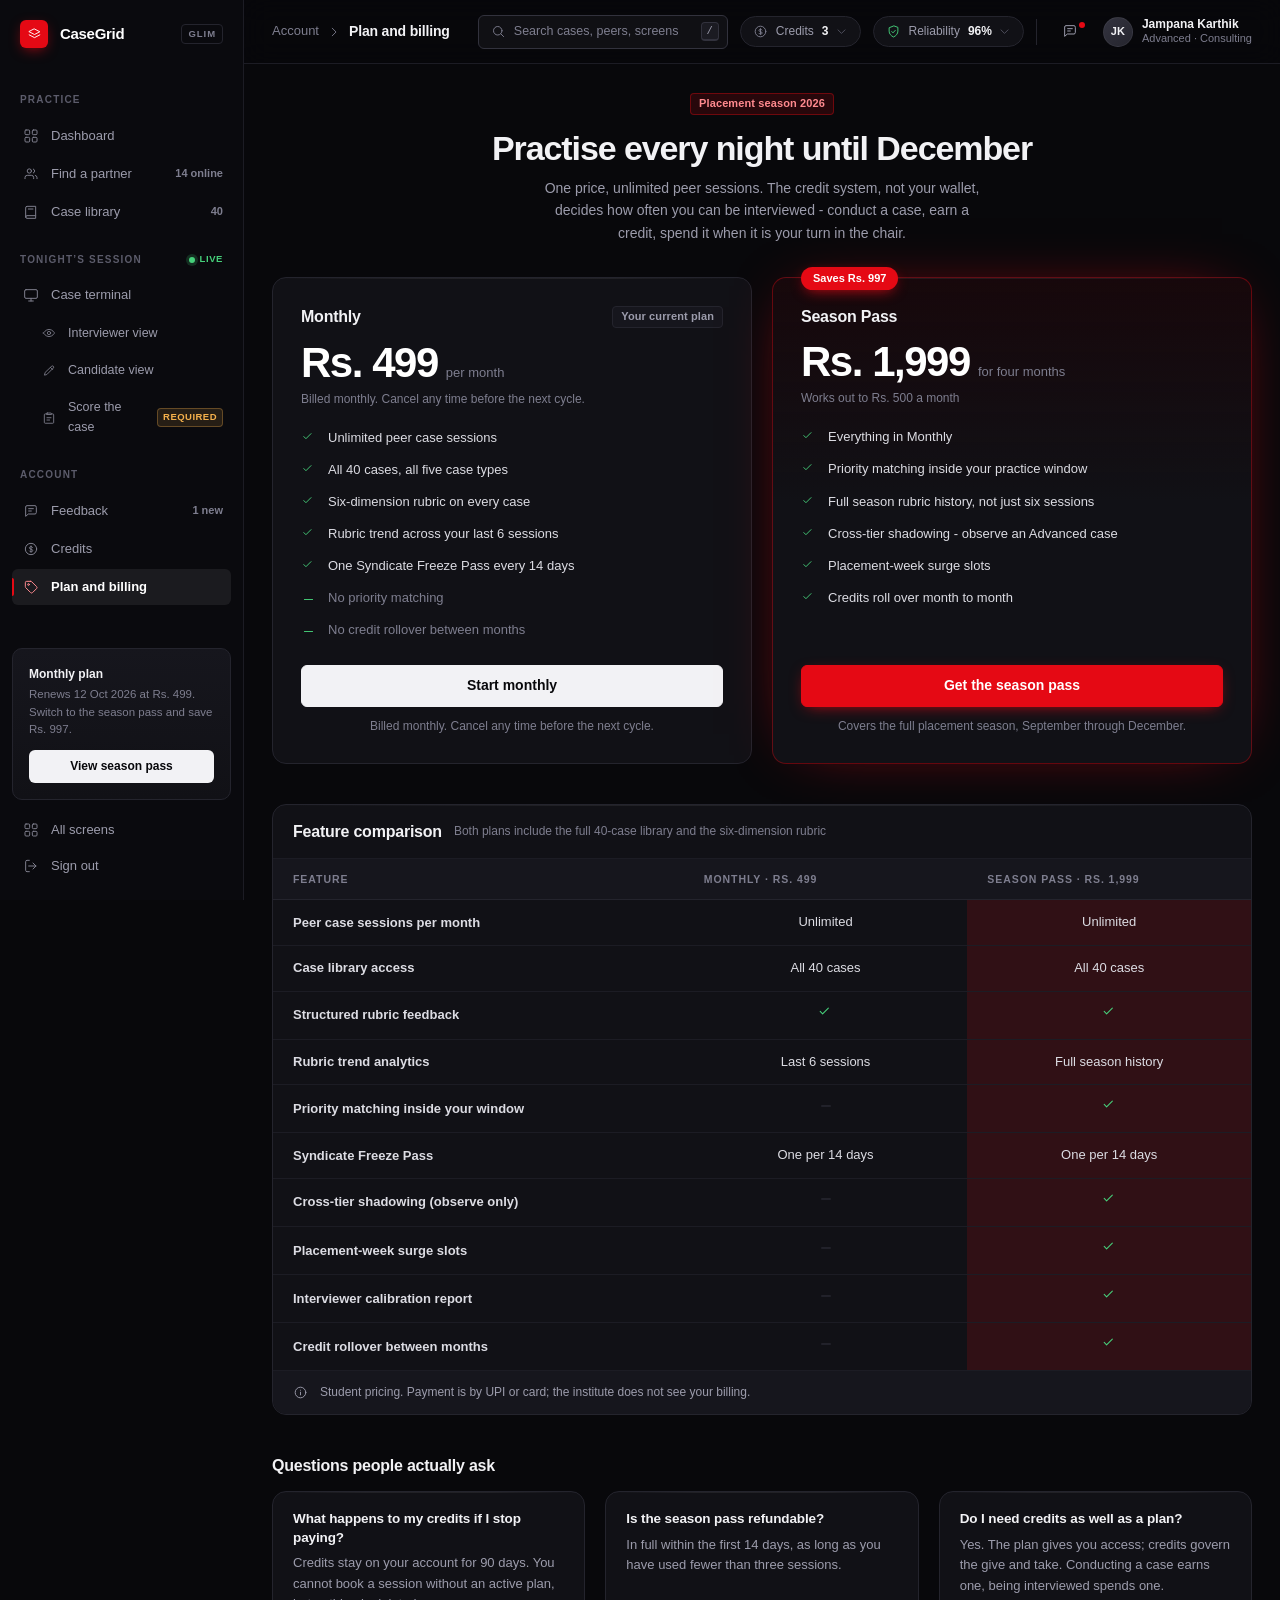
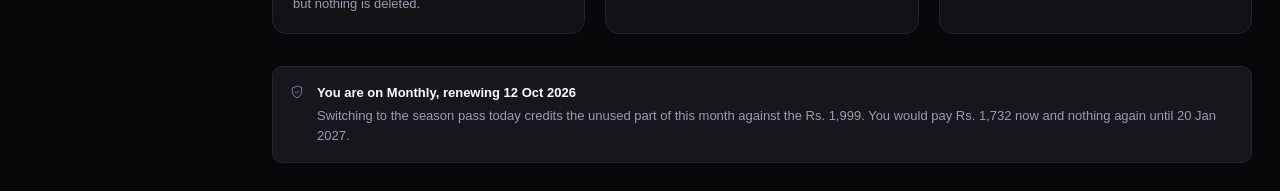
<file: screens/11-pricing.html>
<!DOCTYPE html>
<html lang="en">
<head>
<meta charset="utf-8">
<title>Plan and billing - CaseGrid</title>
<link rel="stylesheet" href="../styles.css">
</head>
<body>
<div class="app" data-screen="pricing" data-title="Plan and billing" data-section="Account">
  <aside class="sidebar" id="cg-sidebar"></aside>
  <div class="main">
    <header class="topbar" id="cg-topbar"></header>
    <main class="content">

      <div style="max-width:1000px;margin:0 auto">

        <div style="text-align:center;margin-bottom:32px">
          <span class="badge badge--accent">Placement season 2026</span>
          <h1 class="t-display" style="margin-top:14px">Practise every night until December</h1>
          <p class="t-body muted" style="max-width:56ch;margin:10px auto 0">
            One price, unlimited peer sessions. The credit system, not your wallet, decides how often you can be interviewed -
            conduct a case, earn a credit, spend it when it is your turn in the chair.
          </p>
        </div>

        <div class="grid grid--2" style="gap:20px;align-items:stretch" id="plans"></div>

        <section class="card" style="margin-top:40px">
          <div class="card__head">
            <h2 class="t-h2">Feature comparison</h2>
            <span class="t-xs subtle">Both plans include the full 40-case library and the six-dimension rubric</span>
          </div>
          <div class="card__body card__body--flush">
            <table class="table compare">
              <thead>
                <tr>
                  <th style="width:42%">Feature</th>
                  <th style="width:29%">Monthly &middot; Rs. 499</th>
                  <th style="width:29%">Season Pass &middot; Rs. 1,999</th>
                </tr>
              </thead>
              <tbody id="compare-body"></tbody>
            </table>
          </div>
          <div class="card__foot">
            <span id="foot-icon"></span>
            <span>Student pricing. Payment is by UPI or card; the institute does not see your billing.</span>
          </div>
        </section>

        <section style="margin-top:40px">
          <h2 class="t-h2" style="margin-bottom:14px">Questions people actually ask</h2>
          <div class="grid grid--3" id="faq"></div>
        </section>

        <div class="callout" style="margin-top:32px" id="footer-note"></div>
      </div>

    </main>
  </div>
</div>

<script src="../data.js"></script>
<script src="../app.js"></script>
<script>
(function () {
  'use strict';
  var icon = CaseGrid.icon;

  document.getElementById('plans').innerHTML =
    '<div class="card price-card"><div class="sk sk--title"></div><div class="sk sk--block" style="height:180px;margin-top:20px"></div></div>' +
    '<div class="card price-card"><div class="sk sk--title"></div><div class="sk sk--block" style="height:180px;margin-top:20px"></div></div>';

  FakeAPI.getPricing().then(render);

  function render(P) {
    document.getElementById('plans').innerHTML =
      plan(P.monthly, [
        'Unlimited peer case sessions',
        'All 40 cases, all five case types',
        'Six-dimension rubric on every case',
        'Rubric trend across your last 6 sessions',
        'One Syndicate Freeze Pass every 14 days'
      ], [
        'No priority matching',
        'No credit rollover between months'
      ], false) +
      plan(P.season, [
        'Everything in Monthly',
        'Priority matching inside your practice window',
        'Full season rubric history, not just six sessions',
        'Cross-tier shadowing - observe an Advanced case',
        'Placement-week surge slots',
        'Credits roll over month to month'
      ], [], true);

    var b = '';
    for (var i = 0; i < P.features.length; i++) {
      var f = P.features[i];
      b += '<tr><td class="table__title">' + f.label + '</td>' +
        '<td>' + cell(f.monthly) + '</td>' +
        '<td style="background:var(--accent-soft)">' + cell(f.season) + '</td></tr>';
    }
    document.getElementById('compare-body').innerHTML = b;

    var q = '';
    for (var j = 0; j < P.faq.length; j++) {
      q += '<div class="card" style="padding:18px 20px">' +
        '<div class="t-h3">' + P.faq[j].q + '</div>' +
        '<p class="t-sm muted" style="margin-top:6px">' + P.faq[j].a + '</p></div>';
    }
    document.getElementById('faq').innerHTML = q;

    document.getElementById('foot-icon').innerHTML = icon('info', 15);
    document.getElementById('footer-note').innerHTML = icon('shield', 16) +
      '<div><strong>You are on Monthly, renewing 12 Oct 2026</strong>' +
      '<span class="muted">Switching to the season pass today credits the unused part of this month against the Rs. 1,999. ' +
      'You would pay Rs. 1,732 now and nothing again until 20 Jan 2027.</span></div>';

    wire();
  }

  function cell(v) {
    if (v === true) { return '<span style="color:var(--ok);display:inline-flex">' + icon('checkSm', 17) + '</span>'; }
    if (v === false) { return '<span style="color:var(--n-300);display:inline-flex">' + icon('minus', 16) + '</span>'; }
    return '<span class="t-sm">' + v + '</span>';
  }

  function plan(p, includes, excludes, featured) {
    var out = '<div class="card price-card' + (featured ? ' price-card--feature' : '') + '">' +
      (featured ? '<span class="price-card__ribbon">' + p.badge + '</span>' : '') +
      '<div class="row" style="gap:8px"><h2 class="t-h2">' + p.name + '</h2>' +
      (featured ? '' : '<span class="badge" style="margin-left:auto">Your current plan</span>') + '</div>' +
      '<div class="row" style="gap:8px;align-items:baseline;margin-top:14px">' +
      '<span class="price-card__amount">' + p.price + '</span>' +
      '<span class="t-sm subtle">' + p.unit + '</span></div>' +
      '<div class="t-xs subtle" style="margin-top:6px">' + (p.effective || p.note) + '</div>' +
      '<ul class="price-list">';

    for (var i = 0; i < includes.length; i++) {
      out += '<li>' + icon('checkSm', 15) + '<span>' + includes[i] + '</span></li>';
    }
    for (var j = 0; j < excludes.length; j++) {
      out += '<li class="off"><span style="color:var(--n-300);display:inline-flex;margin-top:2px">' + icon('minus', 15) + '</span>' +
        '<span>' + excludes[j] + '</span></li>';
    }
    out += '</ul><div style="margin-top:auto">' +
      '<button class="btn ' + (featured ? 'btn--primary' : 'btn--dark') + ' btn--lg btn--block" type="button" data-plan="' + p.name + '">' +
      p.cta + '</button>' +
      '<p class="t-xs subtle" style="margin-top:10px;text-align:center">' + p.note + '</p></div></div>';
    return out;
  }

  function wire() {
    var btns = document.querySelectorAll('[data-plan]');
    for (var i = 0; i < btns.length; i++) {
      (function (b) {
        b.addEventListener('click', function () {
          var label = b.textContent;
          b.disabled = true;
          b.innerHTML = '<span class="spinner ' + (b.className.indexOf('primary') > -1 || b.className.indexOf('dark') > -1 ? 'spinner--invert' : '') + '"></span>Opening checkout';
          FakeAPI.defer(function () {
            b.disabled = false;
            b.innerHTML = icon('checkSm', 15) + 'Checkout ready';
            setTimeout(function () { b.innerHTML = label; }, 2200);
          }, 800);
        });
      })(btns[i]);
    }
  }
})();
</script>
</body>
</html>
</file>
<file: styles.css>
/* ==========================================================================
   CaseGrid design system - dark, cinematic, dense.
   Tokens first, then primitives, then layout, then components.
   The neutral ramp runs dark (0) to light (950), so every colour reference
   in the screens resolves correctly against a black canvas.
   ========================================================================== */

:root {
  /* Neutral ramp - 0 is the deepest surface, 950 is near-white text */
  --n-0:   #08080b;
  --n-25:  #0b0b0f;
  --n-50:  #101014;
  --n-100: #15151b;
  --n-150: #1b1b22;
  --n-200: #25252e;
  --n-300: #33333f;
  --n-400: #5c5c6b;
  --n-500: #7e7e8f;
  --n-600: #9c9cac;
  --n-700: #bdbdc9;
  --n-800: #dcdce3;
  --n-900: #f2f2f5;
  --n-950: #ffffff;

  /* Brand - one red, used only for primary action and active state */
  --accent:        #e50914;
  --accent-hover:  #f6121d;
  --accent-active: #b80710;
  --accent-soft:   rgba(229, 9, 20, .14);
  --accent-border: rgba(229, 9, 20, .38);
  --accent-text:   #ff8a8f;
  --accent-glow:   0 0 0 1px rgba(229, 9, 20, .35), 0 6px 20px -6px rgba(229, 9, 20, .55);

  /* Semantic - status only */
  --ok:        #46d07a;
  --ok-soft:   rgba(70, 208, 122, .12);
  --ok-border: rgba(70, 208, 122, .30);
  --warn:        #f5b14c;
  --warn-soft:   rgba(245, 177, 76, .12);
  --warn-border: rgba(245, 177, 76, .30);
  --danger:        #ff7a6b;
  --danger-soft:   rgba(255, 122, 107, .12);
  --danger-border: rgba(255, 122, 107, .32);

  /* Surfaces */
  --bg:          #08080b;
  --surface:     #111116;
  --surface-alt: #16161d;
  --surface-hi:  #1a1a22;
  --sidebar-bg:  #0a0a0e;
  --border:        #24242d;
  --border-strong: #32323d;
  --border-subtle: #1c1c24;
  --hairline:      rgba(255, 255, 255, .06);

  /* Text */
  --text:        #f2f2f5;
  --text-muted:  #9c9cac;
  --text-subtle: #7e7e8f;
  --text-invert: #08080b;

  /* Spacing - 4px scale */
  --s1: 4px;  --s2: 8px;   --s3: 12px;  --s4: 16px;
  --s5: 20px; --s6: 24px;  --s7: 28px;  --s8: 32px;
  --s10: 40px; --s12: 48px; --s16: 64px; --s20: 80px;

  /* Radius */
  --r-xs: 4px; --r-sm: 6px; --r-md: 10px; --r-lg: 14px; --r-xl: 18px; --r-full: 999px;

  /* Shadow - depth on black comes from glow and hairlines, not grey blur */
  --sh-xs: 0 1px 2px rgba(0, 0, 0, .5);
  --sh-sm: 0 2px 6px rgba(0, 0, 0, .55);
  --sh-md: 0 8px 20px -6px rgba(0, 0, 0, .7);
  --sh-lg: 0 20px 40px -12px rgba(0, 0, 0, .8);
  --sh-xl: 0 40px 80px -20px rgba(0, 0, 0, .9);

  /* Type */
  --font: -apple-system, BlinkMacSystemFont, "Segoe UI", Roboto, "Helvetica Neue", Arial, sans-serif;
  --mono: ui-monospace, "SF Mono", "Cascadia Mono", "Segoe UI Mono", "Roboto Mono", Menlo, Consolas, monospace;
  --hand: "Segoe Print", "Bradley Hand", "Comic Sans MS", cursive;

  /* Layout */
  --sidebar-w: 244px;
  --topbar-h: 64px;
  --focus: 0 0 0 2px var(--bg), 0 0 0 4px var(--accent);
}

/* ---------- Reset ---------- */
*, *::before, *::after { box-sizing: border-box; }
html, body { height: 100%; }
body {
  margin: 0;
  font-family: var(--font);
  font-size: 14px;
  line-height: 1.55;
  color: var(--text);
  background: var(--bg);
  -webkit-font-smoothing: antialiased;
  text-rendering: optimizeLegibility;
}
h1, h2, h3, h4, h5, p, figure, ul, ol { margin: 0; }
ul, ol { padding: 0; list-style: none; }
button, input, select, textarea { font: inherit; color: inherit; }
button { background: none; border: 0; cursor: pointer; }
a { color: inherit; text-decoration: none; }
svg { display: block; flex: none; }
table { border-collapse: collapse; width: 100%; }

::selection { background: rgba(229, 9, 20, .35); }
::-webkit-scrollbar { width: 10px; height: 10px; }
::-webkit-scrollbar-track { background: transparent; }
::-webkit-scrollbar-thumb { background: var(--n-200); border-radius: 99px; border: 2px solid var(--bg); }
::-webkit-scrollbar-thumb:hover { background: var(--n-300); }

:focus { outline: none; }
:focus-visible { outline: none; box-shadow: var(--focus); border-radius: var(--r-sm); }

/* ---------- Type scale ---------- */
.t-display { font-size: 34px; line-height: 1.12; font-weight: 700; letter-spacing: -.032em; }
.t-h1      { font-size: 23px; line-height: 1.22; font-weight: 660; letter-spacing: -.024em; }
.t-h2      { font-size: 16px; line-height: 1.35; font-weight: 640; letter-spacing: -.014em; }
.t-h3      { font-size: 13.5px; line-height: 1.4; font-weight: 620; letter-spacing: -.008em; }
.t-body    { font-size: 14px; line-height: 1.62; }
.t-sm      { font-size: 13px; line-height: 1.58; }
.t-xs      { font-size: 12px; line-height: 1.5; }
.t-label   { font-size: 10.5px; line-height: 1.4; font-weight: 640; letter-spacing: .09em; text-transform: uppercase; color: var(--text-subtle); }
.t-num     { font-variant-numeric: tabular-nums; font-feature-settings: "tnum" 1; }
.muted  { color: var(--text-muted); }
.subtle { color: var(--text-subtle); }
.mono   { font-family: var(--mono); font-size: 12px; }

/* ==========================================================================
   App shell
   ========================================================================== */
.app { display: flex; min-height: 100vh; }

.sidebar {
  width: var(--sidebar-w);
  flex: none;
  background: var(--sidebar-bg);
  border-right: 1px solid var(--border-subtle);
  color: var(--n-600);
  display: flex;
  flex-direction: column;
  padding: var(--s5) var(--s3) var(--s4);
  position: sticky;
  top: 0;
  height: 100vh;
}
.sidebar__brand {
  display: flex; align-items: center; gap: var(--s3);
  padding: 0 var(--s2) var(--s6);
  color: var(--n-950);
}
.sidebar__mark {
  width: 28px; height: 28px; border-radius: var(--r-sm);
  background: var(--accent);
  display: grid; place-items: center; color: #fff; flex: none;
  box-shadow: 0 4px 14px -4px rgba(229, 9, 20, .8);
}
.sidebar__name { font-size: 15px; font-weight: 700; letter-spacing: -.02em; }
.sidebar__env {
  font-size: 9.5px; font-weight: 700; letter-spacing: .1em; text-transform: uppercase;
  color: var(--n-500); border: 1px solid var(--border);
  padding: 2px 6px; border-radius: var(--r-xs); margin-left: auto;
}
.nav { display: flex; flex-direction: column; gap: 2px; }
.nav__section {
  padding: var(--s5) var(--s2) var(--s2);
  font-size: 10px; font-weight: 700; letter-spacing: .12em; text-transform: uppercase; color: var(--n-400);
}
.nav__item {
  position: relative;
  display: flex; align-items: center; gap: var(--s3);
  padding: 8px var(--s2) 8px 11px; border-radius: var(--r-sm);
  color: var(--n-600); font-size: 13px; font-weight: 520;
  transition: background .14s ease, color .14s ease;
}
.nav__item::before {
  content: ""; position: absolute; left: 0; top: 50%; transform: translateY(-50%);
  width: 2px; height: 0; border-radius: 0 2px 2px 0; background: var(--accent);
  transition: height .18s cubic-bezier(.4,0,.2,1);
}
.nav__item svg { opacity: .8; transition: opacity .14s ease; }
.nav__item:hover { background: rgba(255,255,255,.045); color: var(--n-900); }
.nav__item:hover svg { opacity: 1; }
.nav__item:focus-visible { box-shadow: 0 0 0 2px var(--sidebar-bg), 0 0 0 4px var(--accent); }
.nav__item--active { background: rgba(255,255,255,.07); color: #fff; font-weight: 600; }
.nav__item--active::before { height: 18px; }
.nav__item--active svg { color: var(--accent-text); opacity: 1; }
.nav__count {
  margin-left: auto; font-size: 11px; color: var(--n-500);
  font-variant-numeric: tabular-nums; font-weight: 550;
}

.sidebar__foot { margin-top: auto; padding-top: var(--s4); }
.sidebar__card {
  border: 1px solid var(--border); border-radius: var(--r-md);
  padding: var(--s4); background: linear-gradient(180deg, var(--surface-alt), var(--surface));
}
.sidebar__card p { font-size: 11.5px; color: var(--n-500); line-height: 1.5; }
.sidebar__card strong { color: var(--n-900); display: block; font-size: 12px; margin-bottom: 3px; }
.sidebar__upgrade {
  display: block; margin-top: var(--s3); text-align: center;
  background: var(--n-900); color: var(--n-0); font-size: 12px; font-weight: 640;
  padding: 7px; border-radius: var(--r-sm); transition: background .14s ease;
}
.sidebar__upgrade:hover { background: #fff; }

.main { flex: 1; min-width: 0; display: flex; flex-direction: column; }

.topbar {
  height: var(--topbar-h); flex: none;
  background: rgba(8, 8, 11, .72);
  backdrop-filter: saturate(160%) blur(14px);
  border-bottom: 1px solid var(--border-subtle);
  display: flex; align-items: center; gap: var(--s4);
  padding: 0 var(--s7);
  position: sticky; top: 0; z-index: 30;
}
.topbar__title { font-size: 14px; font-weight: 640; letter-spacing: -.012em; color: var(--n-900); }
.topbar__crumb { display: flex; align-items: center; gap: var(--s2); color: var(--text-subtle); font-size: 13px; }
.topbar__right { margin-left: auto; display: flex; align-items: center; gap: var(--s3); }

.metric-chip {
  display: flex; align-items: center; gap: var(--s2);
  border: 1px solid var(--border); border-radius: var(--r-full);
  padding: 5px var(--s3) 5px var(--s3); background: var(--surface);
  font-size: 12px; font-weight: 540; color: var(--text-muted);
}
.metric-chip svg { color: var(--text-subtle); }
.metric-chip b { font-variant-numeric: tabular-nums; font-weight: 680; color: var(--n-900); }
.metric-chip--ok svg { color: var(--ok); }

.avatar {
  width: 30px; height: 30px; border-radius: var(--r-full);
  background: linear-gradient(140deg, var(--n-300), var(--n-200)); color: var(--n-900);
  display: grid; place-items: center;
  font-size: 11px; font-weight: 680; letter-spacing: .02em; flex: none;
  border: 1px solid var(--hairline);
}
.avatar--lg { width: 42px; height: 42px; font-size: 14px; }
.avatar--xl { width: 60px; height: 60px; font-size: 19px; }
.avatar--soft { background: var(--accent-soft); color: var(--accent-text); border-color: var(--accent-border); }
.avatar--ring { box-shadow: 0 0 0 2px var(--bg), 0 0 0 4px var(--accent); }

.content { padding: var(--s7); flex: 1; }
.content--wide { max-width: 1240px; }
.page-head { display: flex; align-items: flex-start; gap: var(--s4); margin-bottom: var(--s6); }
.page-head__text { min-width: 0; }
.page-head__text p { margin-top: var(--s2); }
.page-head__actions { margin-left: auto; display: flex; gap: var(--s2); align-items: center; }

/* ==========================================================================
   Primitives
   ========================================================================== */

/* Buttons */
.btn {
  display: inline-flex; align-items: center; justify-content: center; gap: var(--s2);
  height: 36px; padding: 0 var(--s4);
  border-radius: var(--r-sm); border: 1px solid var(--border-strong);
  background: var(--surface-hi); color: var(--n-900);
  font-size: 13px; font-weight: 570; white-space: nowrap;
  transition: background .14s ease, border-color .14s ease, box-shadow .14s ease, transform .07s ease, color .14s ease;
}
.btn:hover { background: #22222b; border-color: var(--n-400); }
.btn:active { transform: translateY(.5px); }
.btn:focus-visible { box-shadow: var(--focus); }
.btn[disabled], .btn[aria-disabled="true"] {
  cursor: not-allowed; box-shadow: none;
  background: var(--n-100); color: var(--n-400); border-color: var(--border-subtle);
}
.btn[disabled]:hover { background: var(--n-100); border-color: var(--border-subtle); }
.btn--primary {
  background: var(--accent); border-color: var(--accent); color: #fff; font-weight: 620;
  box-shadow: 0 4px 16px -6px rgba(229, 9, 20, .9);
}
.btn--primary:hover { background: var(--accent-hover); border-color: var(--accent-hover); box-shadow: 0 6px 22px -6px rgba(229, 9, 20, 1); }
.btn--primary:active { background: var(--accent-active); }
.btn--primary[disabled] { background: var(--n-150); border-color: var(--border); color: var(--n-400); box-shadow: none; }
.btn--ghost { background: transparent; border-color: transparent; box-shadow: none; color: var(--text-muted); }
.btn--ghost:hover { background: rgba(255,255,255,.06); border-color: transparent; color: var(--n-900); }
.btn--danger { color: var(--danger); border-color: var(--danger-border); background: transparent; }
.btn--danger:hover { background: var(--danger-soft); border-color: var(--danger); color: var(--danger); }
.btn--lg { height: 42px; padding: 0 var(--s5); font-size: 14px; }
.btn--sm { height: 29px; padding: 0 var(--s3); font-size: 12px; }
.btn--block { width: 100%; }
.btn--dark { background: var(--n-900); border-color: var(--n-900); color: var(--n-0); font-weight: 640; }
.btn--dark:hover { background: #fff; border-color: #fff; color: var(--n-0); }

/* Badges / pills */
.badge {
  display: inline-flex; align-items: center; gap: 5px;
  height: 22px; padding: 0 var(--s2);
  border-radius: var(--r-xs); border: 1px solid var(--border);
  background: var(--surface-alt); color: var(--text-muted);
  font-size: 11px; font-weight: 600; letter-spacing: .01em; white-space: nowrap;
}
.badge--ok     { background: var(--ok-soft); border-color: var(--ok-border); color: var(--ok); }
.badge--warn   { background: var(--warn-soft); border-color: var(--warn-border); color: var(--warn); }
.badge--danger { background: var(--danger-soft); border-color: var(--danger-border); color: var(--danger); }
.badge--accent { background: var(--accent-soft); border-color: var(--accent-border); color: var(--accent-text); }
.badge--solid  { background: var(--n-900); border-color: var(--n-900); color: var(--n-0); }
.dot { width: 6px; height: 6px; border-radius: var(--r-full); background: currentColor; flex: none; }
.dot--live { background: var(--ok); box-shadow: 0 0 0 3px rgba(70, 208, 122, .18); }

/* Cards */
.card {
  position: relative;
  background: var(--surface); border: 1px solid var(--border);
  border-radius: var(--r-lg);
}
.card::before {
  content: ""; position: absolute; inset: 0 0 auto 0; height: 1px; border-radius: var(--r-lg) var(--r-lg) 0 0;
  background: linear-gradient(90deg, transparent, rgba(255,255,255,.07) 30%, rgba(255,255,255,.07) 70%, transparent);
  pointer-events: none;
}
.card__head {
  display: flex; align-items: center; gap: var(--s3);
  padding: var(--s4) var(--s5); border-bottom: 1px solid var(--border-subtle);
}
.card__head .badge { margin-left: auto; }
.card__body { padding: var(--s5); }
.card__body--flush { padding: 0; }
.card__foot {
  padding: var(--s3) var(--s5); border-top: 1px solid var(--border-subtle);
  background: var(--surface-alt); border-radius: 0 0 var(--r-lg) var(--r-lg);
  display: flex; align-items: center; gap: var(--s3);
  font-size: 12px; color: var(--text-muted);
}

/* Grid helpers */
.grid { display: grid; gap: var(--s5); }
.grid--4 { grid-template-columns: repeat(4, 1fr); }
.grid--3 { grid-template-columns: repeat(3, 1fr); }
.grid--2 { grid-template-columns: repeat(2, 1fr); }
.stack  { display: flex; flex-direction: column; gap: var(--s5); }
.stack--sm { gap: var(--s3); }
.row { display: flex; align-items: center; gap: var(--s3); }
.row--between { justify-content: space-between; }
.spacer { flex: 1; }

/* Stat tile */
.stat { padding: var(--s5); overflow: hidden; }
.stat__label { display: flex; align-items: center; gap: var(--s2); color: var(--text-subtle); }
.stat__value {
  margin-top: var(--s3); font-size: 30px; line-height: 1.05; font-weight: 680;
  letter-spacing: -.03em; font-variant-numeric: tabular-nums; color: var(--n-950);
  display: flex; align-items: baseline; gap: var(--s2);
}
.stat__value small { font-size: 13px; font-weight: 520; color: var(--text-subtle); letter-spacing: 0; }
.stat__meta { margin-top: var(--s2); font-size: 12px; color: var(--text-muted); }
.delta { display: inline-flex; align-items: center; gap: 3px; font-size: 12px; font-weight: 640; }
.delta--up { color: var(--ok); }
.delta--down { color: var(--danger); }

/* Tables */
.table { font-size: 13px; }
.table thead th {
  text-align: left; font-size: 10.5px; font-weight: 650; letter-spacing: .09em;
  text-transform: uppercase; color: var(--text-subtle);
  padding: var(--s3) var(--s5); border-bottom: 1px solid var(--border);
  background: var(--surface-alt); white-space: nowrap;
}
.table tbody td { padding: var(--s3) var(--s5); border-bottom: 1px solid var(--border-subtle); vertical-align: middle; color: var(--n-800); }
.table tbody tr:last-child td { border-bottom: 0; }
.table tbody tr { transition: background .12s ease; }
.table tbody tr:hover { background: var(--surface-alt); }
.table .num { text-align: right; font-variant-numeric: tabular-nums; }
.table__title { font-weight: 570; color: var(--n-900); }

/* Forms */
.field { display: flex; flex-direction: column; gap: var(--s2); }
.field__label { font-size: 13px; font-weight: 570; color: var(--n-900); }
.field__hint { font-size: 12px; color: var(--text-subtle); }
.input, .textarea, .select {
  width: 100%; border: 1px solid var(--border-strong); border-radius: var(--r-sm);
  background: var(--n-50); padding: 0 var(--s3); height: 38px;
  font-size: 14px; color: var(--n-900);
  transition: border-color .14s ease, box-shadow .14s ease, background .14s ease;
}
.textarea { height: auto; padding: var(--s3); resize: vertical; line-height: 1.58; min-height: 100px; }
.input::placeholder, .textarea::placeholder { color: var(--n-400); }
.input:hover, .textarea:hover, .select:hover { border-color: var(--n-400); }
.input:focus, .textarea:focus, .select:focus {
  border-color: var(--accent); background: var(--n-100);
  box-shadow: 0 0 0 3px rgba(229, 9, 20, .16);
}
.input[disabled], .select[disabled] { background: var(--n-100); color: var(--text-subtle); cursor: not-allowed; }
.input--invalid, .textarea--invalid { border-color: var(--danger); }
.input--invalid:focus, .textarea--invalid:focus { box-shadow: 0 0 0 3px var(--danger-soft); }
.select {
  appearance: none;
  background-image: linear-gradient(45deg, transparent 50%, var(--n-500) 50%), linear-gradient(135deg, var(--n-500) 50%, transparent 50%);
  background-position: calc(100% - 15px) 16px, calc(100% - 10px) 16px;
  background-size: 5px 5px, 5px 5px; background-repeat: no-repeat;
  padding-right: var(--s8);
}
.select option { background: var(--surface); color: var(--n-900); }
.input-affix { position: relative; }
.input-affix .input { padding-left: var(--s8); }
.input-affix svg { position: absolute; left: var(--s3); top: 50%; transform: translateY(-50%); color: var(--n-400); }
.char-count { font-size: 11px; color: var(--text-subtle); font-variant-numeric: tabular-nums; }
.char-count--over { color: var(--danger); font-weight: 640; }
.char-count--ok { color: var(--ok); }

/* Choice cards (radio-like) */
.choice-grid { display: grid; gap: var(--s3); }
.choice {
  display: flex; align-items: flex-start; gap: var(--s3); text-align: left;
  border: 1px solid var(--border); border-radius: var(--r-md);
  padding: var(--s4); background: var(--surface);
  transition: border-color .14s ease, background .14s ease, box-shadow .14s ease;
  width: 100%;
}
.choice:hover { border-color: var(--n-400); background: var(--surface-hi); }
.choice:focus-visible { box-shadow: var(--focus); }
.choice__radio {
  width: 16px; height: 16px; border-radius: var(--r-full); flex: none; margin-top: 2px;
  border: 1.5px solid var(--n-400); display: grid; place-items: center;
}
.choice[aria-checked="true"] { border-color: var(--accent); background: var(--accent-soft); box-shadow: var(--accent-glow); }
.choice[aria-checked="true"] .choice__radio { border-color: var(--accent); background: var(--accent); }
.choice[aria-checked="true"] .choice__radio::after { content: ""; width: 5px; height: 5px; border-radius: var(--r-full); background: #fff; }
.choice__title { font-size: 13.5px; font-weight: 620; color: var(--n-950); }
.choice__desc { font-size: 12px; color: var(--text-muted); margin-top: 3px; }

/* Segmented control */
.segmented {
  display: inline-flex; padding: 3px; gap: 2px;
  background: var(--n-100); border: 1px solid var(--border); border-radius: var(--r-md);
}
.segmented button {
  height: 28px; padding: 0 var(--s3); border-radius: var(--r-sm);
  font-size: 12px; font-weight: 570; color: var(--text-subtle);
  transition: background .14s ease, color .14s ease;
}
.segmented button:hover { color: var(--n-900); }
.segmented button[aria-pressed="true"] { background: var(--n-300); color: #fff; }
.segmented button:focus-visible { box-shadow: var(--focus); }

/* Filter chips */
.chips { display: flex; flex-wrap: wrap; gap: var(--s2); }
.chip {
  height: 30px; padding: 0 var(--s3); border-radius: var(--r-full);
  border: 1px solid var(--border-strong); background: var(--surface);
  font-size: 12px; font-weight: 560; color: var(--text-muted);
  display: inline-flex; align-items: center; gap: var(--s2);
  transition: background .14s ease, border-color .14s ease, color .14s ease;
}
.chip:hover { border-color: var(--n-400); color: var(--n-900); }
.chip[aria-pressed="true"] { background: var(--accent); border-color: var(--accent); color: #fff; }
.chip[aria-pressed="true"] .chip__n { color: rgba(255,255,255,.72); }
.chip__n { font-variant-numeric: tabular-nums; color: var(--text-subtle); font-weight: 520; }

/* Progress */
.bar { height: 6px; border-radius: var(--r-full); background: var(--n-200); overflow: hidden; }
.bar__fill { height: 100%; background: var(--accent); border-radius: var(--r-full); transition: width .45s cubic-bezier(.4,0,.2,1); }
.bar__fill--ok { background: var(--ok); }
.bar__fill--warn { background: var(--warn); }

/* Skeletons */
.sk { background: linear-gradient(90deg, var(--n-100) 25%, var(--n-200) 37%, var(--n-100) 63%); background-size: 400% 100%; animation: sk 1.4s ease infinite; border-radius: var(--r-xs); }
@keyframes sk { 0% { background-position: 100% 50%; } 100% { background-position: 0 50%; } }
.sk--line { height: 10px; }
.sk--title { height: 16px; width: 45%; }
.sk--block { height: 72px; border-radius: var(--r-md); }
.sk--circle { width: 40px; height: 40px; border-radius: var(--r-full); }

/* Spinner */
.spinner { width: 16px; height: 16px; border-radius: 50%; border: 2px solid var(--n-300); border-top-color: var(--accent); animation: spin .7s linear infinite; }
.spinner--lg { width: 28px; height: 28px; border-width: 2.5px; }
.spinner--invert { border-color: rgba(255,255,255,.28); border-top-color: #fff; }
@keyframes spin { to { transform: rotate(360deg); } }

/* Empty state */
.empty { text-align: center; padding: var(--s12) var(--s6); }
.empty__icon {
  width: 46px; height: 46px; margin: 0 auto var(--s4);
  border-radius: var(--r-md); border: 1px solid var(--border);
  background: var(--surface-alt); display: grid; place-items: center; color: var(--n-500);
}
.empty p { max-width: 380px; margin: var(--s2) auto 0; color: var(--text-muted); font-size: 13px; }

/* Callout */
.callout {
  display: flex; gap: var(--s3); padding: var(--s4);
  border: 1px solid var(--border); border-radius: var(--r-md);
  background: var(--surface-alt); font-size: 13px; color: var(--n-800);
}
.callout svg { flex: none; margin-top: 1px; color: var(--text-subtle); }
.callout strong { display: block; margin-bottom: 3px; color: var(--n-950); }
.callout--accent { background: var(--accent-soft); border-color: var(--accent-border); }
.callout--accent svg { color: var(--accent-text); }
.callout--warn { background: var(--warn-soft); border-color: var(--warn-border); }
.callout--warn svg { color: var(--warn); }
.callout--danger { background: var(--danger-soft); border-color: var(--danger-border); }
.callout--danger svg { color: var(--danger); }
.callout--ok { background: var(--ok-soft); border-color: var(--ok-border); }
.callout--ok svg { color: var(--ok); }
.callout--lock { background: var(--n-50); border-style: dashed; border-color: var(--border-strong); }

/* Divider */
.hr { height: 1px; background: var(--border-subtle); border: 0; margin: var(--s5) 0; }
.hr--tight { margin: var(--s3) 0; }

/* Tooltip */
.tip { position: relative; display: inline-flex; }
.tip__body {
  position: absolute; bottom: calc(100% + 8px); left: 50%; transform: translateX(-50%);
  background: var(--n-900); color: var(--n-0); font-size: 11px; font-weight: 550;
  padding: 6px var(--s2); border-radius: var(--r-xs); white-space: nowrap;
  opacity: 0; pointer-events: none; transition: opacity .14s ease; z-index: 50;
  box-shadow: var(--sh-md);
}
.tip:hover .tip__body, .tip:focus-within .tip__body { opacity: 1; }

/* Modal */
.overlay {
  position: fixed; inset: 0; background: rgba(0, 0, 0, .74);
  backdrop-filter: blur(3px);
  display: grid; place-items: center; padding: var(--s8); z-index: 100;
  animation: fade .18s ease;
}
@keyframes fade { from { opacity: 0; } }
.modal {
  background: var(--surface); border: 1px solid var(--border-strong); border-radius: var(--r-xl);
  box-shadow: var(--sh-xl); width: 100%; max-width: 760px;
  max-height: calc(100vh - 96px); display: flex; flex-direction: column;
  animation: pop .2s cubic-bezier(.4,0,.2,1);
}
@keyframes pop { from { opacity: 0; transform: translateY(10px) scale(.99); } }
.modal__head { padding: var(--s5) var(--s6); border-bottom: 1px solid var(--border-subtle); display: flex; align-items: flex-start; gap: var(--s3); }
.modal__body { padding: var(--s6); overflow-y: auto; }
.modal__foot {
  padding: var(--s4) var(--s6); border-top: 1px solid var(--border);
  display: flex; align-items: center; gap: var(--s3); background: var(--surface-alt);
  border-radius: 0 0 var(--r-xl) var(--r-xl);
}

/* ==========================================================================
   Rubric scale
   ========================================================================== */
.rubric-item { padding: var(--s5) 0; border-bottom: 1px solid var(--border-subtle); }
.rubric-item:first-child { padding-top: 0; }
.rubric-item:last-child { border-bottom: 0; padding-bottom: 0; }
.rubric-item__head { display: flex; align-items: baseline; gap: var(--s3); margin-bottom: var(--s1); }
.rubric-item__n {
  width: 21px; height: 21px; border-radius: var(--r-xs); flex: none;
  background: var(--n-150); color: var(--text-subtle);
  font-size: 11px; font-weight: 680; display: grid; place-items: center;
  align-self: center;
}
.rubric-item--done .rubric-item__n { background: var(--accent); color: #fff; }
.scale { display: grid; grid-template-columns: repeat(5, 1fr); gap: var(--s2); margin-top: var(--s3); }
.scale__btn {
  border: 1px solid var(--border); border-radius: var(--r-md);
  padding: var(--s2) var(--s2) var(--s3); background: var(--surface-alt);
  text-align: center;
  transition: border-color .14s ease, background .14s ease, box-shadow .14s ease;
}
.scale__btn:hover { border-color: var(--n-400); background: var(--surface-hi); }
.scale__btn:focus-visible { box-shadow: var(--focus); }
.scale__btn[aria-pressed="true"] { border-color: var(--accent); background: var(--accent-soft); box-shadow: var(--accent-glow); }
.scale__num { font-size: 17px; font-weight: 680; font-variant-numeric: tabular-nums; color: var(--n-900); }
.scale__btn[aria-pressed="true"] .scale__num { color: #fff; }
.scale__anchor { display: block; font-size: 11px; line-height: 1.38; color: var(--text-subtle); margin-top: 4px; min-height: 46px; }
.scale__btn[aria-pressed="true"] .scale__anchor { color: var(--accent-text); }

/* Score bars (feedback) */
.scorebar { display: grid; grid-template-columns: 150px 1fr 46px; align-items: center; gap: var(--s4); padding: var(--s3) 0; }
.scorebar + .scorebar { border-top: 1px solid var(--border-subtle); }
.scorebar__track { height: 24px; background: var(--n-100); border-radius: var(--r-xs); position: relative; overflow: hidden; border: 1px solid var(--border-subtle); }
.scorebar__fill { height: 100%; background: linear-gradient(90deg, var(--accent-active), var(--accent)); border-radius: var(--r-xs); }
.scorebar__prev { position: absolute; top: 0; bottom: 0; width: 2px; background: var(--n-700); }
.scorebar__val { font-size: 15px; font-weight: 680; font-variant-numeric: tabular-nums; text-align: right; color: var(--n-950); }

/* ==========================================================================
   Case terminal
   ========================================================================== */
.terminal { display: flex; flex-direction: column; height: 100vh; background: var(--bg); }
.terminal__bar {
  height: 56px; flex: none; background: #0a0a0e; border-bottom: 1px solid var(--border);
  color: var(--n-600);
  display: flex; align-items: center; gap: var(--s4); padding: 0 var(--s5);
}
.terminal__bar .sep { width: 1px; height: 22px; background: var(--border); }
.terminal__case { color: var(--n-950); font-size: 13px; font-weight: 640; letter-spacing: -.01em; }
.terminal__clock {
  display: inline-flex; align-items: center; gap: var(--s2);
  font-variant-numeric: tabular-nums; font-size: 16px; font-weight: 680;
  color: var(--n-950); background: rgba(255,255,255,.06); border: 1px solid var(--hairline);
  border-radius: var(--r-sm); padding: 5px var(--s3); letter-spacing: -.01em;
}
.terminal__clock--warn { background: var(--warn-soft); border-color: var(--warn-border); color: var(--warn); }
.terminal__body { flex: 1; display: flex; min-height: 0; gap: 1px; background: var(--border); }
.pane { flex: 1; min-width: 0; background: var(--bg); display: flex; flex-direction: column; overflow: hidden; }
.pane__head {
  flex: none; height: 48px; padding: 0 var(--s5); background: var(--surface);
  border-bottom: 1px solid var(--border); display: flex; align-items: center; gap: var(--s3);
}
.pane__role { display: inline-flex; align-items: center; gap: var(--s2); font-size: 11.5px; font-weight: 680; letter-spacing: .06em; text-transform: uppercase; }
.pane__role--int { color: var(--accent-text); }
.pane__role--cand { color: var(--ok); }
.pane__scroll { flex: 1; overflow-y: auto; padding: var(--s5); }
.pane__foot { flex: none; height: 54px; padding: 0 var(--s5); background: var(--surface); border-top: 1px solid var(--border); display: flex; align-items: center; gap: var(--s3); }

.disclosure { border: 1px solid var(--border); border-radius: var(--r-md); background: var(--surface); overflow: hidden; }
.disclosure__btn { display: flex; align-items: center; gap: var(--s3); width: 100%; padding: var(--s3) var(--s4); text-align: left; font-size: 13px; font-weight: 620; color: var(--n-900); }
.disclosure__btn:hover { background: var(--surface-hi); }
.disclosure__btn svg { transition: transform .18s ease; color: var(--text-subtle); }
.disclosure[data-open="true"] .disclosure__btn svg.chev { transform: rotate(90deg); }
.disclosure__panel { padding: 0 var(--s4) var(--s4); border-top: 1px solid var(--border-subtle); padding-top: var(--s4); }
.disclosure[data-open="false"] .disclosure__panel { display: none; }

.trigger {
  display: flex; gap: var(--s3); padding: var(--s3) var(--s4);
  border: 1px solid var(--border); border-radius: var(--r-md); background: var(--surface-alt);
  align-items: flex-start;
}
.trigger--used { background: var(--n-50); border-style: dashed; }
.trigger--used .trigger__text { color: var(--text-subtle); text-decoration: line-through; text-decoration-color: var(--n-400); }
.trigger__at { font-size: 10.5px; font-weight: 700; text-transform: uppercase; letter-spacing: .07em; color: var(--accent-text); }
.trigger__text { font-size: 13px; margin-top: 3px; color: var(--n-800); }

.exhibit { border: 1px solid var(--border); border-radius: var(--r-md); background: var(--surface); overflow: hidden; }
.exhibit__head { display: flex; align-items: center; gap: var(--s3); padding: var(--s3) var(--s4); border-bottom: 1px solid var(--border-subtle); }
.exhibit__body { padding: var(--s4); }
.exhibit--locked .exhibit__body { background: var(--n-50); }
.data-table { font-size: 12px; font-variant-numeric: tabular-nums; }
.data-table th { text-align: left; font-weight: 650; color: var(--text-subtle); padding: 7px var(--s3); border-bottom: 1px solid var(--border); font-size: 10.5px; text-transform: uppercase; letter-spacing: .07em; }
.data-table td { padding: 7px var(--s3); border-bottom: 1px solid var(--border-subtle); color: var(--n-800); }
.data-table td:not(:first-child) { text-align: right; }
.data-table th:not(:first-child) { text-align: right; }
.data-table tbody tr:last-child td { border-bottom: 0; font-weight: 680; color: var(--n-950); }

.scratchpad {
  background:
    linear-gradient(rgba(255,255,255,.045) 1px, transparent 1px) 0 0 / 100% 28px,
    var(--n-50);
  border: 1px solid var(--border); border-radius: var(--r-md);
  padding: var(--s4) var(--s4) var(--s5); min-height: 280px;
}
.scratchpad__note {
  font-family: var(--hand); font-size: 15px; line-height: 28px;
  color: #8ab4ff; white-space: pre-wrap;
}
.scratchpad__note--ink2 { color: #ffb3a7; }
.scratchpad__caret { display: inline-block; width: 7px; height: 16px; background: var(--accent); vertical-align: -3px; animation: blink 1.1s step-end infinite; }
@keyframes blink { 50% { opacity: 0; } }

.locked-panel {
  border: 1px dashed var(--border-strong); border-radius: var(--r-md);
  background: var(--n-50); padding: var(--s8) var(--s5); text-align: center;
}
.locked-panel__icon { width: 38px; height: 38px; border-radius: var(--r-full); background: var(--n-150); color: var(--n-500); display: grid; place-items: center; margin: 0 auto var(--s3); }

/* Matching queue */
.radar { position: relative; width: 176px; height: 176px; margin: 0 auto; }
.radar__ring { position: absolute; inset: 0; border: 1.5px solid var(--accent-border); border-radius: 50%; opacity: 0; animation: ping 2.8s cubic-bezier(0,.2,.6,1) infinite; }
.radar__ring:nth-child(2) { animation-delay: .9s; }
.radar__ring:nth-child(3) { animation-delay: 1.8s; }
@keyframes ping { 0% { transform: scale(.35); opacity: .95; } 100% { transform: scale(1); opacity: 0; } }
.radar__core {
  position: absolute; inset: 0; margin: auto; width: 66px; height: 66px; border-radius: 50%;
  background: var(--accent-soft); border: 1px solid var(--accent-border);
  display: grid; place-items: center; color: var(--accent-text);
  box-shadow: 0 0 40px -6px rgba(229, 9, 20, .6);
}

/* Case library cards */
.case-grid { display: grid; grid-template-columns: repeat(4, 1fr); gap: var(--s4); }
.case-card {
  display: flex; flex-direction: column; gap: var(--s3); text-align: left;
  border: 1px solid var(--border); border-radius: var(--r-md);
  background: var(--surface); padding: var(--s4);
  transition: border-color .16s ease, box-shadow .16s ease, transform .16s cubic-bezier(.4,0,.2,1), background .16s ease;
  min-height: 154px;
}
.case-card:hover { border-color: var(--n-400); background: var(--surface-hi); box-shadow: var(--sh-md); transform: translateY(-2px); }
.case-card:focus-visible { box-shadow: var(--focus); }
.case-card__title { font-size: 13.5px; font-weight: 620; line-height: 1.4; color: var(--n-950); }
.case-card__meta { margin-top: auto; display: flex; align-items: center; gap: var(--s3); font-size: 11px; color: var(--text-subtle); }
.case-card__meta span { display: inline-flex; align-items: center; gap: 4px; }

/* Pricing */
.price-card { position: relative; padding: var(--s7); display: flex; flex-direction: column; }
.price-card--feature { border-color: var(--accent-border); box-shadow: 0 0 60px -30px rgba(229, 9, 20, .9); background: linear-gradient(180deg, rgba(229,9,20,.07), var(--surface) 46%); }
.price-card__ribbon {
  position: absolute; top: -11px; left: var(--s7);
  background: var(--accent); color: #fff; font-size: 11px; font-weight: 680;
  padding: 3px var(--s3); border-radius: var(--r-full);
  box-shadow: 0 4px 14px -4px rgba(229, 9, 20, .9);
}
.price-card__amount { font-size: 42px; font-weight: 700; letter-spacing: -.035em; line-height: 1; color: var(--n-950); }
.price-list { display: flex; flex-direction: column; gap: var(--s3); margin: var(--s5) 0 var(--s6); font-size: 13px; }
.price-list li { display: flex; gap: var(--s3); align-items: flex-start; color: var(--n-800); }
.price-list svg { color: var(--ok); flex: none; margin-top: 2px; }
.price-list .off { color: var(--n-500); }
.compare th, .compare td { text-align: center; }
.compare th:first-child, .compare td:first-child { text-align: left; }

/* Onboarding */
.onboard { min-height: 100vh; display: flex; flex-direction: column; background: var(--bg); }
.onboard__top { height: var(--topbar-h); border-bottom: 1px solid var(--border-subtle); background: var(--surface); display: flex; align-items: center; padding: 0 var(--s7); gap: var(--s3); }
.onboard__body { flex: 1; display: grid; place-items: start center; padding: var(--s10) var(--s6) var(--s12); }
.onboard__panel { width: 100%; max-width: 680px; }
.steps { display: flex; align-items: center; gap: var(--s2); margin-bottom: var(--s7); }
.step { display: flex; align-items: center; gap: var(--s2); }
.step__dot {
  width: 25px; height: 25px; border-radius: var(--r-full); flex: none;
  border: 1.5px solid var(--border-strong); color: var(--text-subtle);
  display: grid; place-items: center; font-size: 11px; font-weight: 680; background: var(--surface);
}
.step__label { font-size: 12px; font-weight: 570; color: var(--text-subtle); white-space: nowrap; }
.step--active .step__dot { border-color: var(--accent); background: var(--accent); color: #fff; box-shadow: 0 0 0 4px rgba(229,9,20,.16); }
.step--active .step__label { color: var(--n-950); }
.step--done .step__dot { border-color: var(--ok-border); background: var(--ok-soft); color: var(--ok); }
.step--done .step__label { color: var(--text-muted); }
.step__line { width: 38px; height: 1.5px; background: var(--border-strong); }
.step__line--done { background: var(--ok-border); }

/* Gallery (allScreens.html) */
.gallery { max-width: 1280px; margin: 0 auto; padding: var(--s12) var(--s7) var(--s16); }
.gallery__grid { display: grid; grid-template-columns: repeat(3, 1fr); gap: var(--s5); }
.gallery__card {
  display: flex; flex-direction: column; border: 1px solid var(--border);
  border-radius: var(--r-lg); background: var(--surface); overflow: hidden;
  transition: box-shadow .2s ease, transform .2s cubic-bezier(.4,0,.2,1), border-color .2s ease;
}
.gallery__card:hover { box-shadow: var(--sh-lg), 0 0 0 1px var(--accent-border); transform: translateY(-3px) scale(1.008); border-color: var(--accent-border); }
.gallery__card:focus-visible { box-shadow: var(--focus); }
.gallery__thumb { height: 152px; background: var(--n-25); border-bottom: 1px solid var(--border); position: relative; overflow: hidden; }
.gallery__thumb svg { width: 100%; height: 100%; }
.gallery__thumb::after {
  content: ""; position: absolute; inset: 0;
  background: linear-gradient(180deg, transparent 55%, rgba(0,0,0,.35));
  pointer-events: none;
}
.gallery__meta { padding: var(--s4); display: flex; align-items: flex-start; gap: var(--s3); }
.gallery__n { font-size: 11px; font-weight: 700; color: var(--n-400); font-variant-numeric: tabular-nums; width: 20px; flex: none; }

/* ==========================================================================
   Wayfinding: flow rail, coach marks, run sheet
   ========================================================================== */
.flowrail {
  display: flex; align-items: center; gap: var(--s2);
  height: 50px; padding: 0 var(--s7); flex: none;
  background: var(--surface); border-bottom: 1px solid var(--border-subtle);
}
.flowrail--terminal { height: 42px; padding: 0 var(--s5); background: #0d0d12; border-bottom: 1px solid var(--border); }
.flowrail__label {
  font-size: 10px; font-weight: 700; letter-spacing: .12em; text-transform: uppercase;
  color: var(--n-400); margin-right: var(--s2);
}
.flowrail__sep { width: 16px; height: 1px; background: var(--border-strong); flex: none; }
.flowrail__hint { font-size: 12px; color: var(--text-subtle); margin-left: var(--s4); }
.flowstep {
  display: inline-flex; align-items: center; gap: var(--s2);
  padding: 5px var(--s3) 5px 5px; border-radius: var(--r-full);
  border: 1px solid transparent;
  font-size: 12.5px; font-weight: 560; color: var(--text-subtle); white-space: nowrap;
  transition: background .14s ease, color .14s ease, border-color .14s ease;
}
.flowstep:hover { background: rgba(255,255,255,.05); color: var(--n-900); }
.flowstep:focus-visible { box-shadow: var(--focus); }
.flowstep__n {
  width: 19px; height: 19px; border-radius: var(--r-full); flex: none;
  background: var(--n-200); color: var(--text-subtle);
  font-size: 10px; font-weight: 700; display: grid; place-items: center;
}
.flowstep--done { color: var(--n-700); }
.flowstep--done .flowstep__n { background: var(--ok-soft); color: var(--ok); border: 1px solid var(--ok-border); }
.flowstep--active {
  color: #fff; background: var(--accent-soft); border-color: var(--accent-border);
}
.flowstep--active .flowstep__n { background: var(--accent); color: #fff; }

/* Coach strip - the one-time "how this works" */
.coach {
  display: flex; align-items: flex-start; gap: var(--s5);
  padding: var(--s5); border-radius: var(--r-lg);
  border: 1px solid var(--accent-border);
  background: linear-gradient(100deg, rgba(229,9,20,.12), rgba(229,9,20,.02) 55%, transparent), var(--surface);
}
.coach__steps { display: grid; grid-template-columns: repeat(3, minmax(0, 1fr)); gap: var(--s5); flex: 1; }
.coach__step { display: flex; gap: var(--s3); align-items: flex-start; min-width: 0; }
.coach__n {
  width: 22px; height: 22px; border-radius: var(--r-full); flex: none;
  background: var(--accent); color: #fff; font-size: 11px; font-weight: 700;
  display: grid; place-items: center;
}

/* Run sheet checklist */
.checklist { display: flex; flex-direction: column; }
.checklist li { display: flex; gap: var(--s3); align-items: flex-start; padding: 7px 0; }
.check {
  width: 18px; height: 18px; border-radius: 5px; flex: none; margin-top: 1px;
  border: 1.5px solid var(--border-strong); display: grid; place-items: center;
  color: transparent; transition: background .16s ease, border-color .16s ease, color .16s ease;
}
.check--on { background: var(--ok); border-color: var(--ok); color: #0a0a0e; }
.checklist li.done .checklist__t { color: var(--text-subtle); }
.checklist__t { font-size: 13px; color: var(--n-800); }
.checklist__s { font-size: 11.5px; color: var(--text-subtle); display: block; }

/* Inline hint line */
.hint {
  display: flex; align-items: flex-start; gap: var(--s2);
  font-size: 12px; color: var(--text-subtle);
}
.hint svg { flex: none; margin-top: 1px; }

kbd {
  font-family: var(--mono); font-size: 10.5px; line-height: 1;
  background: var(--n-150); border: 1px solid var(--border-strong); border-bottom-width: 2px;
  border-radius: 4px; padding: 3px 5px; color: var(--text-muted);
}

/* ==========================================================================
   Search button, popovers, toasts, drawer, palette
   ========================================================================== */
.searchbtn {
  display: flex; align-items: center; gap: var(--s2);
  width: 250px; height: 34px; padding: 0 var(--s2) 0 var(--s3);
  border: 1px solid var(--border-strong); border-radius: var(--r-sm);
  background: var(--n-50); color: var(--text-subtle); font-size: 12.5px;
  transition: border-color .14s ease, background .14s ease, color .14s ease;
}
.searchbtn:hover { border-color: var(--n-400); background: var(--n-100); color: var(--n-800); }
.searchbtn:focus-visible { box-shadow: var(--focus); }
.searchbtn kbd { margin-left: auto; }

.metric-chip--btn { cursor: pointer; transition: border-color .14s ease, background .14s ease; }
.metric-chip--btn:hover { border-color: var(--n-400); background: var(--surface-hi); }
.metric-chip--btn:focus-visible { box-shadow: var(--focus); }
.metric-chip--btn svg:last-child { color: var(--n-400); margin-left: -2px; }

.pop-host { position: relative; }
.pop {
  position: absolute; top: calc(100% + 10px); right: 0; width: 330px; z-index: 70;
  background: var(--surface); border: 1px solid var(--border-strong); border-radius: var(--r-lg);
  box-shadow: var(--sh-lg); padding: var(--s4);
  animation: pop .16s cubic-bezier(.4,0,.2,1);
}
.pop__head { display: flex; align-items: center; gap: var(--s2); margin-bottom: var(--s2); color: var(--n-950); }
.pop__head strong { font-size: 13.5px; font-weight: 640; }
.pop__head svg { color: var(--accent-text); }
.pop__foot {
  display: flex; align-items: center; gap: var(--s3); margin-top: var(--s4);
  padding-top: var(--s3); border-top: 1px solid var(--border-subtle);
}
.pop__foot .btn { margin-left: auto; }
.pop__row {
  display: flex; gap: var(--s3); align-items: flex-start;
  padding: var(--s3); border-radius: var(--r-sm); transition: background .14s ease;
}
.pop__row:hover { background: var(--surface-hi); }

.toasts {
  position: fixed; left: 50%; bottom: 46px; transform: translateX(-50%);
  z-index: 200; display: flex; flex-direction: column; gap: var(--s2); align-items: center;
  pointer-events: none;
}
.toast {
  display: flex; align-items: flex-start; gap: var(--s3); pointer-events: auto;
  min-width: 320px; max-width: 460px; padding: var(--s3) var(--s3) var(--s3) var(--s4);
  background: var(--surface-hi); border: 1px solid var(--border-strong); border-radius: var(--r-md);
  box-shadow: var(--sh-lg); font-size: 13px; color: var(--n-900);
  animation: toastIn .22s cubic-bezier(.4,0,.2,1);
  transition: opacity .18s ease, transform .18s ease;
}
@keyframes toastIn { from { opacity: 0; transform: translateY(10px); } }
.toast svg { margin-top: 2px; color: var(--text-subtle); }
.toast--ok { border-color: var(--ok-border); }
.toast--ok > svg { color: var(--ok); }
.toast--warn { border-color: var(--warn-border); }
.toast--warn > svg { color: var(--warn); }
.toast--danger { border-color: var(--danger-border); }
.toast--danger > svg { color: var(--danger); }
.toast__x { color: var(--n-500); padding: 2px; border-radius: var(--r-xs); margin-left: auto; }
.toast__x:hover { color: var(--n-900); background: rgba(255,255,255,.07); }

.drawer-scrim { position: fixed; inset: 0; background: rgba(0,0,0,.62); z-index: 120; animation: fade .16s ease; }
.drawer {
  position: fixed; top: 0; right: 0; bottom: 0; width: 460px; z-index: 121;
  background: var(--surface); border-left: 1px solid var(--border-strong);
  box-shadow: var(--sh-xl); display: flex; flex-direction: column;
  animation: drawerIn .24s cubic-bezier(.4,0,.2,1);
}
@keyframes drawerIn { from { transform: translateX(28px); opacity: .5; } }
.drawer__head { display: flex; align-items: flex-start; gap: var(--s3); padding: var(--s5) var(--s6); border-bottom: 1px solid var(--border-subtle); }
.drawer__head .btn { margin-left: auto; }
.drawer__body { padding: var(--s6); overflow-y: auto; flex: 1; }
.drawer__foot { padding: var(--s4) var(--s6); border-top: 1px solid var(--border); background: var(--surface-alt); display: flex; align-items: center; gap: var(--s3); }

.palette-scrim {
  position: fixed; inset: 0; z-index: 150; padding-top: 13vh;
  background: rgba(0,0,0,.68); backdrop-filter: blur(4px);
  display: flex; justify-content: center; animation: fade .14s ease;
}
.palette {
  width: 640px; max-height: 62vh; display: flex; flex-direction: column; overflow: hidden;
  background: var(--surface); border: 1px solid var(--border-strong); border-radius: var(--r-lg);
  box-shadow: var(--sh-xl); animation: pop .18s cubic-bezier(.4,0,.2,1);
}
.palette__bar { display: flex; align-items: center; gap: var(--s3); padding: 0 var(--s5); height: 54px; border-bottom: 1px solid var(--border-subtle); color: var(--text-subtle); }
.palette__input { flex: 1; border: 0; background: transparent; font-size: 15px; color: var(--n-950); height: 100%; }
.palette__input::placeholder { color: var(--n-400); }
.palette__list { overflow-y: auto; padding: var(--s2); }
.palette__item {
  display: flex; align-items: center; gap: var(--s3); width: 100%;
  padding: 9px var(--s3); border-radius: var(--r-sm); text-align: left;
  font-size: 13px; color: var(--n-800);
}
.palette__item svg { color: var(--text-subtle); }
.palette__item--on { background: var(--accent-soft); color: #fff; }
.palette__item--on svg { color: var(--accent-text); }
.palette__label { font-weight: 550; }
.palette__kind { margin-left: auto; font-size: 10.5px; font-weight: 650; letter-spacing: .07em; text-transform: uppercase; color: var(--n-500); }
.palette__none { padding: var(--s8) var(--s5); text-align: center; font-size: 13px; color: var(--text-subtle); }
.palette__foot { display: flex; align-items: center; gap: var(--s2); padding: var(--s3) var(--s5); border-top: 1px solid var(--border-subtle); background: var(--surface-alt); font-size: 11.5px; color: var(--text-subtle); }

/* Sidebar additions */
.nav__section { display: flex; align-items: center; }
.nav__live {
  display: inline-flex; align-items: center; gap: 5px; margin-left: auto;
  color: var(--ok); font-size: 9.5px; letter-spacing: .06em;
}
.nav__item--sub { padding-left: 30px; font-size: 12.5px; }
.nav__item--sub::before { left: 14px; }
.nav__flag {
  margin-left: auto; font-size: 9.5px; font-weight: 700; letter-spacing: .05em; text-transform: uppercase;
  color: var(--warn); background: var(--warn-soft); border: 1px solid var(--warn-border);
  padding: 1px 5px; border-radius: var(--r-xs);
}

/* Utilities */
.flow > * + * { margin-top: var(--s4); }
.flow-sm > * + * { margin-top: var(--s2); }
.hidden { display: none !important; }
.nowrap { white-space: nowrap; }
.tnum { font-variant-numeric: tabular-nums; }
.sr-only {
  position: absolute; width: 1px; height: 1px; padding: 0; margin: -1px;
  overflow: hidden; clip: rect(0 0 0 0); white-space: nowrap; border: 0;
}
.fade-in { animation: fadeUp .26s cubic-bezier(.4,0,.2,1); }
@keyframes fadeUp { from { opacity: 0; transform: translateY(6px); } }

@media (prefers-reduced-motion: reduce) {
  *, *::before, *::after { animation-duration: .01ms !important; animation-iteration-count: 1 !important; transition-duration: .01ms !important; }
}
</file>
